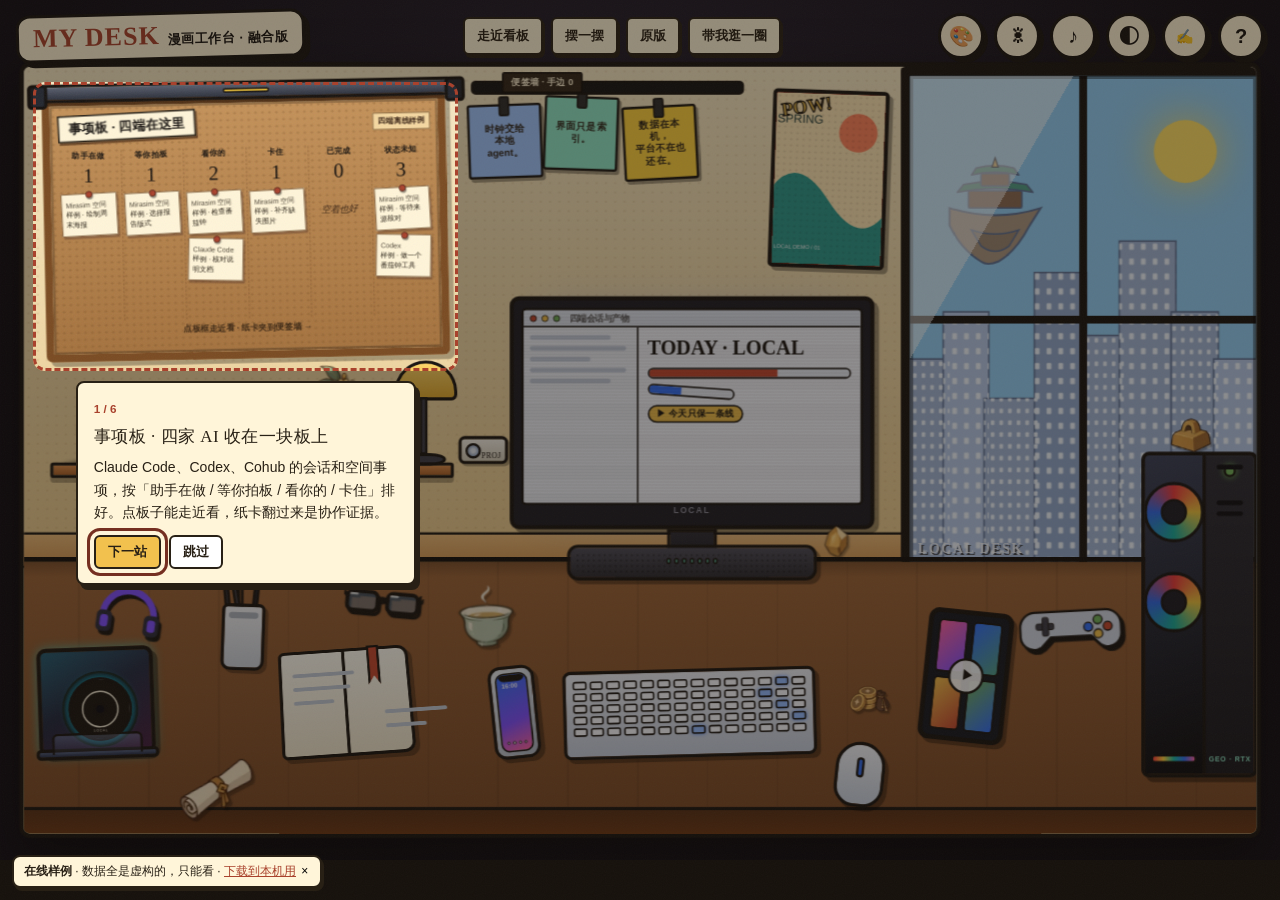
<file: demo/index.html>
<!doctype html>
<html lang="zh-CN">
<head><script src="./_demo/shim.js"></script>
<meta charset="utf-8">
<meta name="viewport" content="width=device-width, initial-scale=1, viewport-fit=cover">
<title>漫画工作台 · 融合版 2.2</title>
<meta name="description" content="我的本地工作台：今天的待办、今日契约、索引、本地图片——点一点桌上的东西，它们都指向本机的真实位置。">
<meta name="robots" content="noindex">
<meta name="theme-color" content="#f2c14e">
<link rel="icon" href="data:image/svg+xml,%3Csvg xmlns=%22http://www.w3.org/2000/svg%22 viewBox=%220 0 100 100%22%3E%3Ctext y=%22.9em%22 font-size=%2290%22%3E%F0%9F%8D%B5%3C/text%3E%3C/svg%3E">



<link rel="stylesheet" href="css/style.css?v=yz33">
<link rel="stylesheet" href="css/index-additions.css?v=2">
<link rel="stylesheet" href="css/projector.css?v=pj4">
<link rel="stylesheet" href="css/projector-chalk.css?v=ck1">
<link rel="stylesheet" href="./fusion/desk.css">
<link rel="stylesheet" href="./fusion/vendor/photoswipe.css">
</head>
<body class="desk-fusion">

<div id="grain"></div>

<!-- ============ HUD ============ -->
<header id="hud">
  <div class="brand">
    <b>MY DESK</b><span>我的本地工作台</span>
  </div>
  <div class="tools">
    
    <button class="tool" data-tool="theme" title="配色"><span class="ico">🎨</span></button>
    <button class="tool" data-tool="dn" title="白天 / 黑夜"><span class="ico">☀</span></button>
    <button class="tool" data-tool="sound" title="环境音"><span class="ico">♪</span></button>
    <button class="tool" data-tool="filter" title="漫画滤镜"><span class="ico">◐</span></button>
    <a class="tool" href="./publish/index.html" title="发稿台：从写好到发出去" aria-label="发稿台" style="text-decoration:none;color:inherit;display:inline-flex;align-items:center;justify-content:center"><span class="ico">✍</span></a>
    <button class="tool" data-tool="update" title="如何更新"><span class="ico">?</span></button>
  </div>
</header>

<!-- ============ STAGE ============ -->
<div id="viewport">
<div id="stage" class="night">

  <!-- wall -->
  <div class="wall"></div>
  <div class="wall-halftone"></div>
  <div class="baseboard"></div>

  <!-- ===== WINDOW ===== -->
  <div class="obj window" data-obj="window" tabindex="0" role="button" aria-label="窗户">
    <svg class="city" viewBox="0 0 460 620" preserveAspectRatio="xMidYMax slice" aria-hidden="true">
      <defs>
        <pattern id="win" width="15" height="19" patternUnits="userSpaceOnUse">
          <rect x="3.5" y="4" width="6" height="8" rx="1" class="wlit"/>
        </pattern>
        <pattern id="win2" width="11" height="15" patternUnits="userSpaceOnUse">
          <rect x="2.5" y="3" width="4.5" height="6" rx="1" class="wlit"/>
        </pattern>
      </defs>
      <rect class="sky" x="0" y="0" width="460" height="620"/>
      <g class="stars">
        <circle cx="40" cy="60" r="2"/><circle cx="120" cy="34" r="1.5"/><circle cx="210" cy="72" r="2"/>
        <circle cx="300" cy="40" r="1.5"/><circle cx="360" cy="96" r="2"/><circle cx="420" cy="52" r="1.5"/>
        <circle cx="70" cy="150" r="1.5"/><circle cx="250" cy="140" r="1.5"/><circle cx="400" cy="170" r="1.5"/>
      </g>
      <circle class="moon" cx="360" cy="96" r="40"/>
      <g class="blds">
        <rect x="-10" y="360" width="70" height="260" class="bld b1"/>
        <rect x="52"  y="300" width="58" height="320" class="bld b2"/>
        <rect x="104" y="410" width="70" height="210" class="bld b3"/>
        <rect x="168" y="250" width="66" height="370" class="bld b4"/>
        <rect x="228" y="330" width="54" height="290" class="bld b5"/>
        <rect x="276" y="210" width="72" height="410" class="bld b1"/>
        <rect x="342" y="300" width="60" height="320" class="bld b3"/>
        <rect x="396" y="360" width="72" height="260" class="bld b2"/>
      </g>
      <g class="wins">
        <rect x="-10" y="360" width="70" height="260" fill="url(#win2)"/>
        <rect x="52"  y="300" width="58" height="320" fill="url(#win)"/>
        <rect x="104" y="410" width="70" height="210" fill="url(#win2)"/>
        <rect x="168" y="250" width="66" height="370" fill="url(#win)"/>
        <rect x="228" y="330" width="54" height="290" fill="url(#win2)"/>
        <rect x="276" y="210" width="72" height="410" fill="url(#win)"/>
        <rect x="342" y="300" width="60" height="320" fill="url(#win2)"/>
        <rect x="396" y="360" width="72" height="260" fill="url(#win)"/>
      </g>
      <!-- 群玉阁：浮在璃月港上空的一块岩 -->
      <g class="jade" transform="translate(118 150)">
        <path class="jade-rock" d="M-58 18 q58 18 116 0 l-14 22 q-18 34 -40 46 q-14 6 -22 0 q-26 -16 -40 -46 z"/>
        <path class="jade-rock2" d="M-30 46 q30 10 60 0 l-12 20 q-18 14 -36 0 z"/>
        <rect class="jade-hall" x="-34" y="-4" width="68" height="22" rx="2"/>
        <path class="jade-roof" d="M-48 -2 q48 -10 96 0 l-8 -10 q-40 -8 -80 0 z"/>
        <rect class="jade-hall" x="-18" y="-26" width="36" height="16" rx="2"/>
        <path class="jade-roof" d="M-30 -24 q30 -8 60 0 l-6 -9 q-24 -6 -48 0 z"/>
        <path class="jade-spire" d="M0 -46 l4 12 h-8 z"/>
      </g>
      <!-- 霄灯：只在夜里升起 -->
      <g class="lanterns">
        <g class="lan l1" transform="translate(70 300)"><rect x="-7" y="-10" width="14" height="18" rx="5"/><circle cx="0" cy="0" r="18"/></g>
        <g class="lan l2" transform="translate(250 340)"><rect x="-6" y="-9" width="12" height="16" rx="5"/><circle cx="0" cy="0" r="16"/></g>
        <g class="lan l3" transform="translate(330 250)"><rect x="-5" y="-8" width="10" height="14" rx="4"/><circle cx="0" cy="0" r="14"/></g>
        <g class="lan l4" transform="translate(180 420)"><rect x="-7" y="-10" width="14" height="18" rx="5"/><circle cx="0" cy="0" r="18"/></g>
        <g class="lan l5" transform="translate(410 380)"><rect x="-5" y="-8" width="10" height="14" rx="4"/><circle cx="0" cy="0" r="14"/></g>
      </g>
    </svg>
    <div class="pane"></div>
    <div class="glare"></div>
    <div class="wname">LIYUE HARBOR</div>
  </div>

  <!-- ===== CORK BOARD ===== -->
  <div class="obj board" data-obj="board" tabindex="0" role="button" aria-label="软木板">
    <div class="cork">
      <div class="pin-note board-title">我的<br><em>工作台</em></div>
      <div class="polaroid p1"><div class="ph"></div><span></span></div>
      <div class="polaroid p2"><div class="ph"></div><span></span></div>
      <div class="polaroid p3"><div class="ph"></div><span></span></div>
      <div class="tag-chip">AI 共创</div>
      <div class="tag-chip t2">Cohub</div>
      <div class="tag-chip t3">岩王帝君</div>
      <div class="pin red"></div><div class="pin blue"></div><div class="pin green"></div>
      <div class="arsenal-card"><i class="pin yellow"></i><span class="ac-ico">⚔</span><b>索引</b><small>INDEX · LOCAL</small></div>
    </div>
  </div>

  <!-- ===== CLIP STRIP (notes) ===== -->
  <div class="obj clipstrip" data-obj="notes" tabindex="0" role="button" aria-label="便签墙">
    <div class="bar"></div>
    <div class="cards" id="noteCards"></div>
  </div>

  <!-- ===== POSTER ===== -->
  <div class="obj poster" data-obj="poster" tabindex="0" role="button" aria-label="海报">
    <div class="poster-in">
      <img class="poster-img" id="posterImg" alt="" draggable="false" hidden>
      <div class="pow">POW!</div>
      <div class="poster-word">SHOW<br>CASE</div>
      <div class="poster-sub">MY INDEX · ONE DESK</div>
      <div class="poster-stamp" id="posterStamp">作品展台</div>
      <div class="halftone-blob"></div>
    </div>
  </div>

  <!-- ===== WALL SHELF (新加的物品) ===== -->
  <div class="shelf">
    <div class="plank"></div>
    <div class="shelf-stuff">
      <div class="obj camera" data-obj="camera" tabindex="0" role="button" aria-label="相机">
        <div class="cam-strap"></div>
        <div class="cam-top"></div><div class="cam-shutter"></div>
        <div class="cam-body"><div class="cam-stripe"></div><div class="cam-view"></div><div class="cam-flash"></div>
          <div class="cam-lens"><i></i></div><span class="cam-heart">♥</span></div>
      </div>
      <div class="obj plant" data-obj="plant" tabindex="0" role="button" aria-label="桂花">
        <img class="osmanthus" src="assets/props/osmanthus.webp" alt="" draggable="false">
        <div class="pot celadon-pot"></div>
      </div>
      <div class="obj calendar" data-obj="calendar" tabindex="0" role="button" aria-label="台历">
        <div class="cal-rings"><i></i><i></i><i></i></div>
        <div class="cal-body">
          <div class="cal-month">OCT</div>
          <div class="cal-day">13</div>
          <div class="cal-week">MON</div>
        </div>
      </div>
      <div class="obj figure2" data-obj="figure2" tabindex="0" role="button" aria-label="立牌 · A">
        <div class="fig-base"></div>
        <div class="fig-svg" id="deskFigure2"></div>
      </div>
      <div class="obj figure" data-obj="figure" tabindex="0" role="button" aria-label="立牌 · B">
        <div class="fig-base"></div>
        <div class="fig-svg" id="deskFigure"></div>
      </div>
      <div class="obj lamp" data-obj="lamp" tabindex="0" role="button" aria-label="台灯">
        <div class="lamp-shade"></div><div class="lamp-neck"></div><div class="lamp-base"></div>
      </div>
    </div>
  </div>

  <div id="warm" aria-hidden="true"></div>


  <!-- ================= DESK ================= -->
  <div class="desk"></div>
  <div class="desk-edge"></div>
  <div class="desk-shadow"></div>

  <!-- ---------- LEFT CLUSTER ---------- -->
  <div class="obj book" data-obj="book" tabindex="0" role="button" aria-label="书">
    <div class="book-pages">
      <div class="bk-line"></div><div class="bk-line"></div><div class="bk-line short"></div>
      <div class="bk-line"></div><div class="bk-line short"></div>
      <div class="bookmark"></div>
    </div>
  </div>

  <div class="obj pens" data-obj="pens" tabindex="0" role="button" aria-label="笔筒">
    <i class="pen pc1"></i><i class="pen pc2"></i><i class="pen pc3"></i><i class="pen pc5"></i>
    <div class="cup"></div>
  </div>

  <div class="obj mug" data-obj="mug" tabindex="0" role="button" aria-label="茶盏">
    <div class="steam s1"></div><div class="steam s2"></div><div class="steam s3"></div>
    <img class="teacup" src="assets/props/tea_cup.webp" alt="" draggable="false">
  </div>

  <div class="obj contract" data-obj="contract" tabindex="0" role="button" aria-label="契约卷轴">
    <img src="assets/props/contract_scroll.webp" alt="" draggable="false">
  </div>

  <div class="obj mora" data-obj="mora" tabindex="0" role="button" aria-label="摩拉">
    <img src="assets/props/mora.webp" alt="" draggable="false">
  </div>

  <div class="deco amber" aria-hidden="true"><img src="assets/props/amber_stone.webp" alt=""></div>
  <div class="deco seal" aria-hidden="true"><img src="assets/props/geo_seal.webp" alt=""></div>

  <div class="obj headphones" data-obj="headphones" tabindex="0" role="button" aria-label="耳机">
    <svg viewBox="0 0 200 170" aria-hidden="true">
      <path class="hp-band" d="M30 110 A70 70 0 0 1 170 110" />
      <rect class="hp-cup" x="14" y="100" width="42" height="58" rx="14"/>
      <rect class="hp-cup" x="144" y="100" width="42" height="58" rx="14"/>
      <rect class="hp-pad" x="24" y="112" width="22" height="34" rx="9"/>
      <rect class="hp-pad" x="154" y="112" width="22" height="34" rx="9"/>
    </svg>
  </div>

  <!-- （手办已移到墙上木架，桌面更整洁） -->

  <div class="obj speaker" data-obj="speaker" tabindex="0" role="button" aria-label="音响">
    <div class="bar-body">
      <div class="bar-grille"></div>
      <div class="eq" id="eq"><i></i><i></i><i></i><i></i><i></i><i></i><i></i></div>
    </div>
  </div>

  <!-- ---------- CENTER: MONITOR ---------- -->
  <div class="obj monitor" data-obj="monitor" tabindex="0" role="button" aria-label="电脑显示器">
    <div class="mon-body">
      <div class="screen">
        <div class="scr-bar"><i class="dot r"></i><i class="dot y"></i><i class="dot g"></i><span>localhost:7777</span></div>
        <div class="scr-body">
          <div class="scr-side">
            <span class="ln w1"></span><span class="ln w2"></span><span class="ln w3"></span>
            <span class="ln w2"></span><span class="ln w1"></span>
          </div>
          <div class="scr-main">
            <div class="scr-hi">TODAY · LOCAL</div>
            <div class="scr-prog"><i style="width:64%"></i></div>
            <div class="scr-prog p2"><i style="width:38%"></i></div>
            <div class="scr-chip">▶ 今天只保一条线</div>
          </div>
        </div>
        <div class="scan"></div>
      </div>
      <div class="mon-logo">LOCAL</div>
    </div>
    <div class="mon-neck"></div>
    <div class="mon-foot"></div>
    <div class="mon-glow"></div>
  </div>

  <div class="obj keyboard" data-obj="keyboard" tabindex="0" role="button" aria-label="键盘">
    <div class="kbd" id="kbd"></div>
  </div>

  <div class="obj mouse" data-obj="mouse" tabindex="0" role="button" aria-label="鼠标">
    <div class="m-wheel"></div>
  </div>

  <!-- ---------- RIGHT: PC TOWER ---------- -->
  <div class="obj pc" data-obj="pc" tabindex="0" role="button" aria-label="主机">
    <div class="pc-case">
      <div class="pc-glass">
        <div class="fan f1"><i></i></div>
        <div class="fan f2"><i></i></div>
        <div class="rbgb"></div>
      </div>
      <div class="pc-front">
        <span class="pc-power"></span>
        <span class="vent"></span><span class="vent"></span><span class="vent"></span>
        <div class="pc-txt">GEO · RTX</div>
      </div>
    </div>
  </div>

  <!-- ---------- RIGHT CLUSTER ON DESK ---------- -->
  <div class="obj cd" data-obj="cd" tabindex="0" role="button" aria-label="CD 机">
    <div class="case-base">
      <div class="case-tray"></div>
      <div class="cd-disc"><span id="cdDisc"></span></div>
    </div>
    <div class="case-lid"></div>
  </div>

  <div class="obj tablet" data-obj="tablet" tabindex="0" role="button" aria-label="平板">
    <div class="tab-screen">
      <div class="tab-grid"><i></i><i></i><i></i><i></i></div>
      <div class="tab-play">▶</div>
    </div>
  </div>

  <div class="obj phone" data-obj="phone" tabindex="0" role="button" aria-label="手机">
    <div class="iph-frame">
      <div class="iph-screen">
        <div class="iph-notch"></div>
        <span class="iph-time">21:24</span>
        <div class="iph-icons"><i></i><i></i><i></i><i></i></div>
      </div>
    </div>
  </div>

  <div class="obj controller" data-obj="controller" tabindex="0" role="button" aria-label="游戏手柄">
    <svg viewBox="0 0 240 130" aria-hidden="true">
      <path class="pad-body" d="M40 20 h160 a34 34 0 0 1 34 34 v18 a30 30 0 0 1 -54 20 l-14 -14 h-92 l-14 14 a30 30 0 0 1 -54 -20 v-18 a34 34 0 0 1 34 -34 z"/>
      <rect class="pad-dpad" x="42" y="46" width="40" height="14" rx="4"/>
      <rect class="pad-dpad" x="56" y="32" width="14" height="42" rx="4"/>
      <circle class="pad-btn a" cx="182" cy="42" r="10"/>
      <circle class="pad-btn b" cx="204" cy="58" r="10"/>
      <circle class="pad-btn x" cx="160" cy="58" r="10"/>
      <circle class="pad-btn y" cx="182" cy="74" r="10"/>
    </svg>
  </div>

  <div class="obj glasses" data-obj="glasses" tabindex="0" role="button" aria-label="眼镜">
    <svg viewBox="0 0 220 84" aria-hidden="true">
      <!-- 板材黑框眼镜 -->
      <rect x="10" y="16" width="86" height="54" rx="16" class="gl-lens"/>
      <rect x="124" y="16" width="86" height="54" rx="16" class="gl-lens"/>
      <path class="gl-bridge" d="M96 38 q14 -10 28 0"/>
      <path class="gl-temple" d="M10 30 l-9 -9"/>
      <path class="gl-temple" d="M210 30 l9 -9"/>
      <path class="gl-shine" d="M20 24 l18 0"/>
      <path class="gl-shine" d="M134 24 l18 0"/>
    </svg>
  </div>

  <!-- floating hover label -->
  <div id="label" class="label"></div>

</div><!-- /stage -->
</div><!-- /viewport -->

<footer id="ticker">
  <span class="tick-in">✦ 点一点桌上的东西，它们都是活的 ✦</span>
</footer>

<!-- ============ MODAL ============ -->
<div id="modal" hidden>
  <div class="modal-bg"></div>
  <div class="panel" role="dialog" aria-modal="true">
    <button class="panel-close" aria-label="关闭">✕</button>
    <div class="panel-body" id="panelBody"></div>
  </div>
</div>

<div id="toast" role="status" aria-live="polite" aria-atomic="true"></div>
<div id="cmd" role="dialog" aria-modal="true" aria-label="查找桌面功能" hidden><input id="cmdInput" aria-label="查找桌面功能" placeholder="找东西 / 打开面板…"><div id="cmdList"></div></div>

<audio id="sfx" preload="none"></audio>

<script src="js/data.js?v=yz34"></script>
<script src="js/daily-sessions.js?v=yz20"></script>
<script src="js/gallery.js?v=yz20"></script>
<script src="js/today.js?v=yz20"></script>
<script src="js/uploads.js?v=yz21"></script>
<script src="js/digest.js?v=yz30" onerror="this.remove()"></script>
<script src="js/digest-versions.js?v=yz31" onerror="this.remove()"></script>
<script src="js/digest-panel.js?v=yz31"></script>
<script src="js/notes-board.js?v=nb1"></script>
<script src="js/todos-board.js?v=td1"></script>
<script src="js/vibe.js?v=yz23"></script>
<script src="js/sessions.js?v=yz20"></script>
<script src="js/daily-songs.js?v=cd5"></script>
<script src="js/music-lib.js?v=cd1"></script>
<script src="js/cd.js?v=cd4"></script>
<script src="js/game.js?v=yz20"></script>
<script src="./fusion/index-refresh.js"></script>
<script src="js/local-api.js?v=local1"></script>
<link rel="stylesheet" href="css/works.css">
<script src="js/works.js"></script>
<script src="js/app.js?v=local1"></script>
<script src="js/voice-manifest.js?v=vo1"></script>
<script src="js/projector-chalk.js?v=ck1"></script>
<script src="js/projector-library.js?v=pj3"></script>
<script src="js/projector.js?v=pj4"></script>
<script src="./fusion/collaboration.js"></script>
<script src="./fusion/desk.js"></script>
<script src="./fusion/agent-status.js"></script>
<script src="./fusion/gallery.js"></script>
<script src="./fusion/star-nudge.js"></script>
<script src="./fusion/tour.js"></script>
<script src="js/demo-banner.js"></script></body>
</html>
</file>
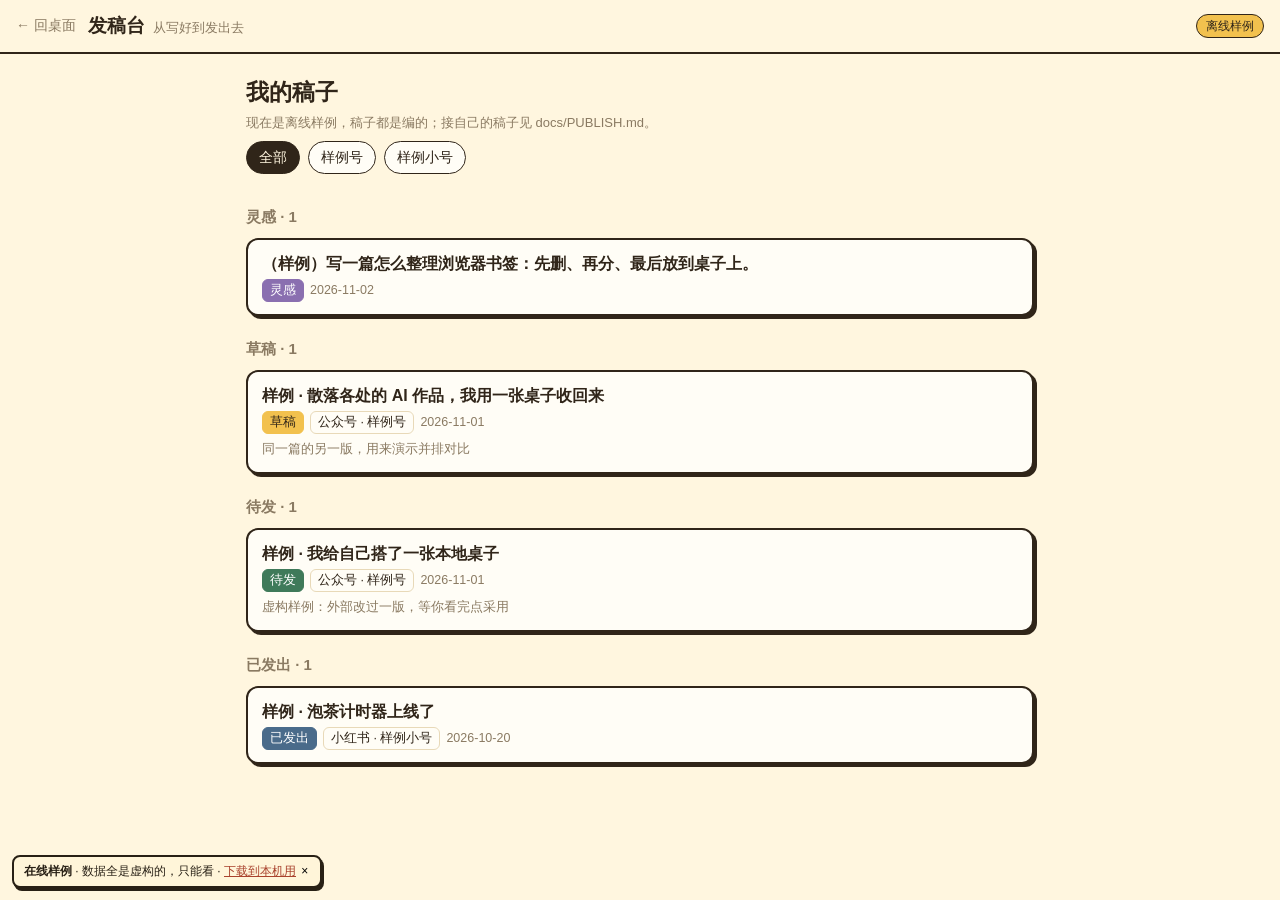
<file: demo/publish/index.html>
<!doctype html>
<html lang="zh-CN">
<head><script src="../_demo/shim.js"></script>
<meta charset="utf-8">
<meta name="viewport" content="width=device-width, initial-scale=1, viewport-fit=cover">
<title>发稿台 · 我的本地工作台</title>
<meta name="robots" content="noindex">
<meta name="theme-color" content="#f2c14e">
<link rel="icon" href="data:image/svg+xml,%3Csvg xmlns=%22http://www.w3.org/2000/svg%22 viewBox=%220 0 100 100%22%3E%3Ctext y=%22.9em%22 font-size=%2290%22%3E%E2%9C%8D%3C/text%3E%3C/svg%3E">
<link rel="stylesheet" href="../publish/publish.css">
</head>
<body>
<header class="top">
  <a class="home" href="../index.html">← 回桌面</a>
  <a class="brand" href="#/"><b>发稿台</b><span>从写好到发出去</span></a>
  <span id="mode" class="mode"></span>
</header>
<main id="view"><p class="empty">在读…</p></main>
<div id="toast" class="toast"></div>
<script src="../publish/publish.js"></script>
</body>
</html>
</file>
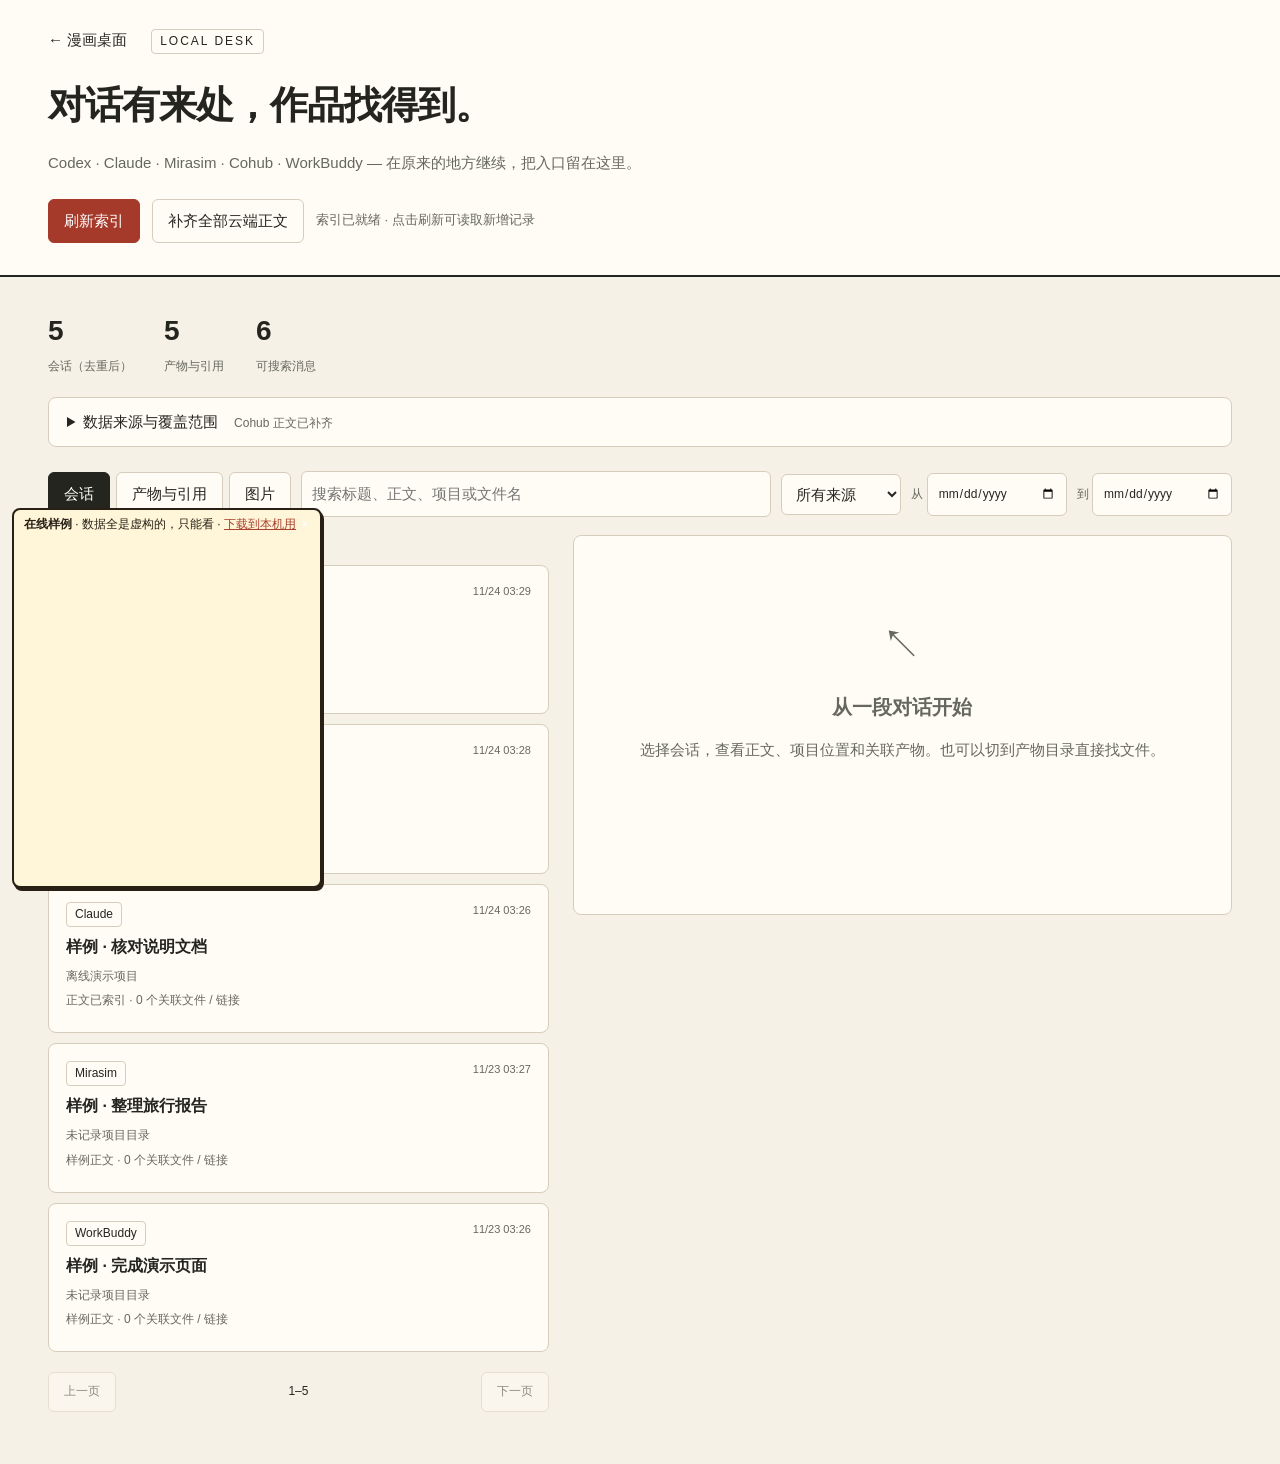
<file: demo/library.html>
<!doctype html><html lang="zh-CN"><head><script src="./_demo/shim.js"></script><meta charset="utf-8"><meta name="viewport" content="width=device-width,initial-scale=1"><title>多端索引 · 我的工作台</title><link rel="stylesheet" href="./css/library.css"><link rel="stylesheet" href="./css/index-additions.css?v=2"></head><body>
<header><a class="back" href="./index.html">← 漫画桌面</a><span class="badge">LOCAL DESK</span><h1>对话有来处，作品找得到。</h1><p>Codex · Claude · Mirasim · Cohub · WorkBuddy — 在原来的地方继续，把入口留在这里。</p><div class="actions"><button id="refresh">刷新索引</button><button id="deep" class="secondary">补齐全部云端正文</button><button id="cancel" class="secondary" hidden>停止刷新</button><span id="job" role="status">正在读取本地索引…</span></div></header>
<main><section id="stats" aria-label="索引统计"></section><details class="coverage"><summary>数据来源与覆盖范围 <span id="pending"></span></summary><div id="sources"></div><p>本机记录只读；云端读取使用现有登录。索引保存在本机。回复结束不代表任务完成。首次历史回填可能较久，已完成部分会保留。</p><p>旧会话改名但未出现在最近活动中时，可手动校准目录；未变化的正文仍复用。</p><button id="reconcile" class="secondary">校准历史目录</button></details>
<div class="toolbar"><nav aria-label="目录类型"><button data-kind="sessions" aria-pressed="true">会话</button><button data-kind="artifacts" aria-pressed="false">产物与引用</button><button data-kind="images" aria-pressed="false">图片</button></nav><label class="search"><span class="sr">搜索</span><input id="q" placeholder="搜索标题、正文、项目或文件名" type="search"></label><label><span class="sr">来源</span><select id="source"><option value="">所有来源</option><option value="codex">Codex</option><option value="claude">Claude</option><option value="mirasim">Mirasim</option><option value="cohub">Cohub</option><option value="workbuddy">WorkBuddy</option></select></label><label class="date">从 <input id="from" type="date"></label><label class="date">到 <input id="to" type="date"></label></div>
<div class="columns"><section class="results"><div class="resulthead"><span id="count"></span><span id="loading"></span></div><div id="list"></div><div class="paging"><button id="prev" class="secondary">上一页</button><span id="page"></span><button id="next" class="secondary">下一页</button></div></section><aside id="detail"><div class="empty"><span>↖</span><h2>从一段对话开始</h2><p>选择会话，查看正文、项目位置和关联产物。也可以切到产物目录直接找文件。</p></div></aside></div></main><div id="toast" role="alert" hidden></div><script src="./js/library.js"></script></body></html>
</file>
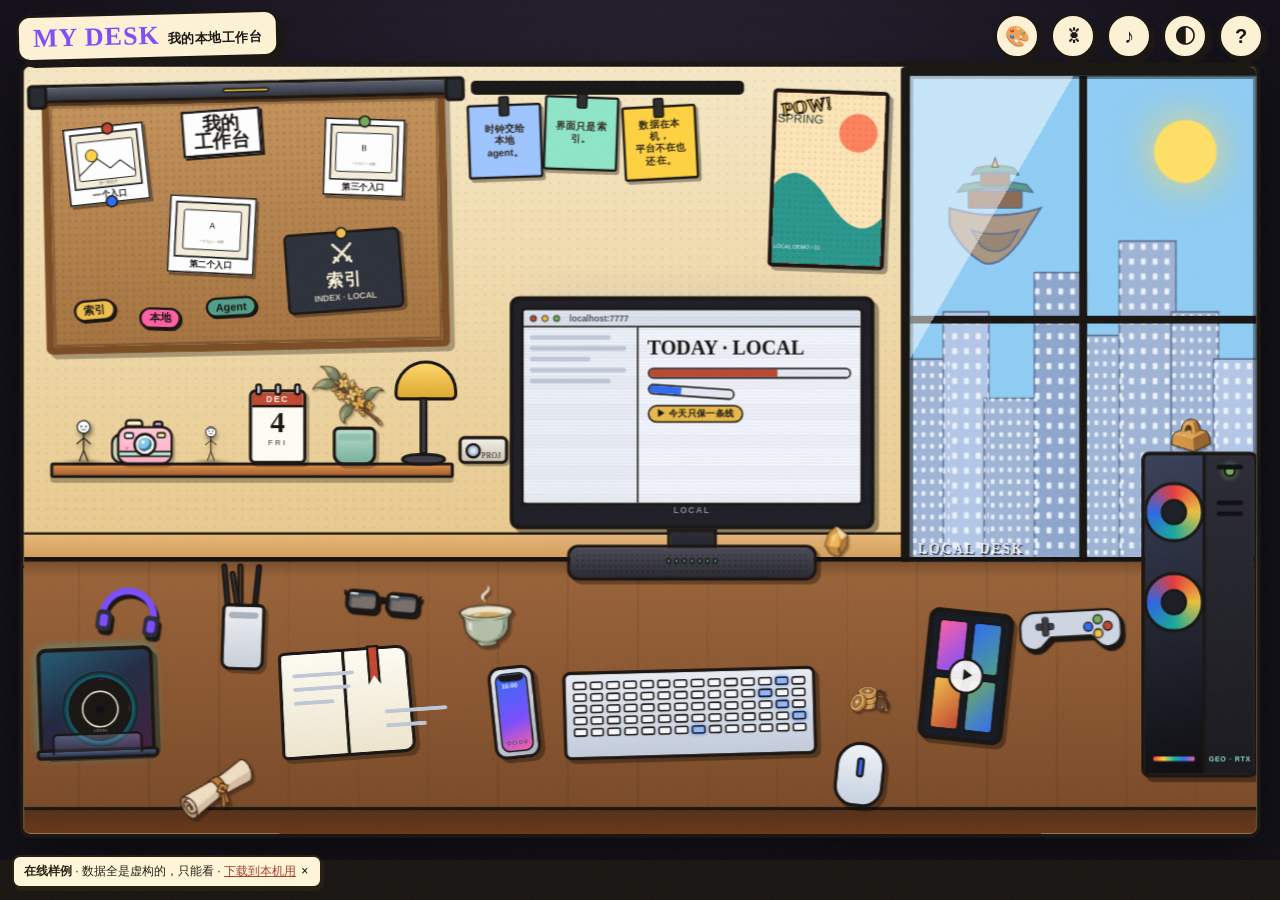
<file: demo/original.html>
<!doctype html>
<html lang="zh-CN">
<head><script src="./_demo/shim.js"></script>
<meta charset="utf-8">
<meta name="viewport" content="width=device-width, initial-scale=1, viewport-fit=cover">
<title>我的本地工作台</title>
<meta name="description" content="我的本地工作台：今天的待办、今日契约、索引、本地图片——点一点桌上的东西，它们都指向本机的真实位置。">
<meta name="robots" content="noindex">
<meta name="theme-color" content="#f2c14e">
<link rel="icon" href="data:image/svg+xml,%3Csvg xmlns=%22http://www.w3.org/2000/svg%22 viewBox=%220 0 100 100%22%3E%3Ctext y=%22.9em%22 font-size=%2290%22%3E%F0%9F%8D%B5%3C/text%3E%3C/svg%3E">



<link rel="stylesheet" href="css/style.css?v=yz33">
<link rel="stylesheet" href="css/index-additions.css?v=2">
<link rel="stylesheet" href="css/projector.css?v=pj4">
<link rel="stylesheet" href="css/projector-chalk.css?v=ck1">
</head>
<body>

<div id="grain"></div>

<!-- ============ HUD ============ -->
<header id="hud">
  <div class="brand">
    <b>MY DESK</b><span>我的本地工作台</span>
  </div>
  <div class="tools">
    
    <button class="tool" data-tool="theme" title="配色"><span class="ico">🎨</span></button>
    <button class="tool" data-tool="dn" title="白天 / 黑夜"><span class="ico">☀</span></button>
    <button class="tool" data-tool="sound" title="环境音"><span class="ico">♪</span></button>
    <button class="tool" data-tool="filter" title="漫画滤镜"><span class="ico">◐</span></button>
    <button class="tool" data-tool="update" title="如何更新"><span class="ico">?</span></button>
  </div>
</header>

<!-- ============ STAGE ============ -->
<div id="viewport">
<div id="stage" class="night">

  <!-- wall -->
  <div class="wall"></div>
  <div class="wall-halftone"></div>
  <div class="baseboard"></div>

  <!-- ===== WINDOW ===== -->
  <div class="obj window" data-obj="window" tabindex="0" role="button" aria-label="窗户">
    <svg class="city" viewBox="0 0 460 620" preserveAspectRatio="xMidYMax slice" aria-hidden="true">
      <defs>
        <pattern id="win" width="15" height="19" patternUnits="userSpaceOnUse">
          <rect x="3.5" y="4" width="6" height="8" rx="1" class="wlit"/>
        </pattern>
        <pattern id="win2" width="11" height="15" patternUnits="userSpaceOnUse">
          <rect x="2.5" y="3" width="4.5" height="6" rx="1" class="wlit"/>
        </pattern>
      </defs>
      <rect class="sky" x="0" y="0" width="460" height="620"/>
      <g class="stars">
        <circle cx="40" cy="60" r="2"/><circle cx="120" cy="34" r="1.5"/><circle cx="210" cy="72" r="2"/>
        <circle cx="300" cy="40" r="1.5"/><circle cx="360" cy="96" r="2"/><circle cx="420" cy="52" r="1.5"/>
        <circle cx="70" cy="150" r="1.5"/><circle cx="250" cy="140" r="1.5"/><circle cx="400" cy="170" r="1.5"/>
      </g>
      <circle class="moon" cx="360" cy="96" r="40"/>
      <g class="blds">
        <rect x="-10" y="360" width="70" height="260" class="bld b1"/>
        <rect x="52"  y="300" width="58" height="320" class="bld b2"/>
        <rect x="104" y="410" width="70" height="210" class="bld b3"/>
        <rect x="168" y="250" width="66" height="370" class="bld b4"/>
        <rect x="228" y="330" width="54" height="290" class="bld b5"/>
        <rect x="276" y="210" width="72" height="410" class="bld b1"/>
        <rect x="342" y="300" width="60" height="320" class="bld b3"/>
        <rect x="396" y="360" width="72" height="260" class="bld b2"/>
      </g>
      <g class="wins">
        <rect x="-10" y="360" width="70" height="260" fill="url(#win2)"/>
        <rect x="52"  y="300" width="58" height="320" fill="url(#win)"/>
        <rect x="104" y="410" width="70" height="210" fill="url(#win2)"/>
        <rect x="168" y="250" width="66" height="370" fill="url(#win)"/>
        <rect x="228" y="330" width="54" height="290" fill="url(#win2)"/>
        <rect x="276" y="210" width="72" height="410" fill="url(#win)"/>
        <rect x="342" y="300" width="60" height="320" fill="url(#win2)"/>
        <rect x="396" y="360" width="72" height="260" fill="url(#win)"/>
      </g>
      <!-- 群玉阁：浮在璃月港上空的一块岩 -->
      <g class="jade" transform="translate(118 150)">
        <path class="jade-rock" d="M-58 18 q58 18 116 0 l-14 22 q-18 34 -40 46 q-14 6 -22 0 q-26 -16 -40 -46 z"/>
        <path class="jade-rock2" d="M-30 46 q30 10 60 0 l-12 20 q-18 14 -36 0 z"/>
        <rect class="jade-hall" x="-34" y="-4" width="68" height="22" rx="2"/>
        <path class="jade-roof" d="M-48 -2 q48 -10 96 0 l-8 -10 q-40 -8 -80 0 z"/>
        <rect class="jade-hall" x="-18" y="-26" width="36" height="16" rx="2"/>
        <path class="jade-roof" d="M-30 -24 q30 -8 60 0 l-6 -9 q-24 -6 -48 0 z"/>
        <path class="jade-spire" d="M0 -46 l4 12 h-8 z"/>
      </g>
      <!-- 霄灯：只在夜里升起 -->
      <g class="lanterns">
        <g class="lan l1" transform="translate(70 300)"><rect x="-7" y="-10" width="14" height="18" rx="5"/><circle cx="0" cy="0" r="18"/></g>
        <g class="lan l2" transform="translate(250 340)"><rect x="-6" y="-9" width="12" height="16" rx="5"/><circle cx="0" cy="0" r="16"/></g>
        <g class="lan l3" transform="translate(330 250)"><rect x="-5" y="-8" width="10" height="14" rx="4"/><circle cx="0" cy="0" r="14"/></g>
        <g class="lan l4" transform="translate(180 420)"><rect x="-7" y="-10" width="14" height="18" rx="5"/><circle cx="0" cy="0" r="18"/></g>
        <g class="lan l5" transform="translate(410 380)"><rect x="-5" y="-8" width="10" height="14" rx="4"/><circle cx="0" cy="0" r="14"/></g>
      </g>
    </svg>
    <div class="pane"></div>
    <div class="glare"></div>
    <div class="wname">LIYUE HARBOR</div>
  </div>

  <!-- ===== CORK BOARD ===== -->
  <div class="obj board" data-obj="board" tabindex="0" role="button" aria-label="软木板">
    <div class="cork">
      <div class="pin-note board-title">我的<br><em>工作台</em></div>
      <div class="polaroid p1"><div class="ph"></div><span></span></div>
      <div class="polaroid p2"><div class="ph"></div><span></span></div>
      <div class="polaroid p3"><div class="ph"></div><span></span></div>
      <div class="tag-chip">AI 共创</div>
      <div class="tag-chip t2">Cohub</div>
      <div class="tag-chip t3">岩王帝君</div>
      <div class="pin red"></div><div class="pin blue"></div><div class="pin green"></div>
      <div class="arsenal-card"><i class="pin yellow"></i><span class="ac-ico">⚔</span><b>索引</b><small>INDEX · LOCAL</small></div>
    </div>
  </div>

  <!-- ===== CLIP STRIP (notes) ===== -->
  <div class="obj clipstrip" data-obj="notes" tabindex="0" role="button" aria-label="便签墙">
    <div class="bar"></div>
    <div class="cards" id="noteCards"></div>
  </div>

  <!-- ===== POSTER ===== -->
  <div class="obj poster" data-obj="poster" tabindex="0" role="button" aria-label="海报">
    <div class="poster-in">
      <img class="poster-img" id="posterImg" alt="" draggable="false" hidden>
      <div class="pow">POW!</div>
      <div class="poster-word">SHOW<br>CASE</div>
      <div class="poster-sub">MY INDEX · ONE DESK</div>
      <div class="poster-stamp" id="posterStamp">作品展台</div>
      <div class="halftone-blob"></div>
    </div>
  </div>

  <!-- ===== WALL SHELF (新加的物品) ===== -->
  <div class="shelf">
    <div class="plank"></div>
    <div class="shelf-stuff">
      <div class="obj camera" data-obj="camera" tabindex="0" role="button" aria-label="相机">
        <div class="cam-strap"></div>
        <div class="cam-top"></div><div class="cam-shutter"></div>
        <div class="cam-body"><div class="cam-stripe"></div><div class="cam-view"></div><div class="cam-flash"></div>
          <div class="cam-lens"><i></i></div><span class="cam-heart">♥</span></div>
      </div>
      <div class="obj plant" data-obj="plant" tabindex="0" role="button" aria-label="桂花">
        <img class="osmanthus" src="assets/props/osmanthus.webp" alt="" draggable="false">
        <div class="pot celadon-pot"></div>
      </div>
      <div class="obj calendar" data-obj="calendar" tabindex="0" role="button" aria-label="台历">
        <div class="cal-rings"><i></i><i></i><i></i></div>
        <div class="cal-body">
          <div class="cal-month">OCT</div>
          <div class="cal-day">13</div>
          <div class="cal-week">MON</div>
        </div>
      </div>
      <div class="obj figure2" data-obj="figure2" tabindex="0" role="button" aria-label="立牌 · A">
        <div class="fig-base"></div>
        <div class="fig-svg" id="deskFigure2"></div>
      </div>
      <div class="obj figure" data-obj="figure" tabindex="0" role="button" aria-label="立牌 · B">
        <div class="fig-base"></div>
        <div class="fig-svg" id="deskFigure"></div>
      </div>
      <div class="obj lamp" data-obj="lamp" tabindex="0" role="button" aria-label="台灯">
        <div class="lamp-shade"></div><div class="lamp-neck"></div><div class="lamp-base"></div>
      </div>
    </div>
  </div>

  <div id="warm" aria-hidden="true"></div>


  <!-- ================= DESK ================= -->
  <div class="desk"></div>
  <div class="desk-edge"></div>
  <div class="desk-shadow"></div>

  <!-- ---------- LEFT CLUSTER ---------- -->
  <div class="obj book" data-obj="book" tabindex="0" role="button" aria-label="书">
    <div class="book-pages">
      <div class="bk-line"></div><div class="bk-line"></div><div class="bk-line short"></div>
      <div class="bk-line"></div><div class="bk-line short"></div>
      <div class="bookmark"></div>
    </div>
  </div>

  <div class="obj pens" data-obj="pens" tabindex="0" role="button" aria-label="笔筒">
    <i class="pen pc1"></i><i class="pen pc2"></i><i class="pen pc3"></i><i class="pen pc5"></i>
    <div class="cup"></div>
  </div>

  <div class="obj mug" data-obj="mug" tabindex="0" role="button" aria-label="茶盏">
    <div class="steam s1"></div><div class="steam s2"></div><div class="steam s3"></div>
    <img class="teacup" src="assets/props/tea_cup.webp" alt="" draggable="false">
  </div>

  <div class="obj contract" data-obj="contract" tabindex="0" role="button" aria-label="契约卷轴">
    <img src="assets/props/contract_scroll.webp" alt="" draggable="false">
  </div>

  <div class="obj mora" data-obj="mora" tabindex="0" role="button" aria-label="摩拉">
    <img src="assets/props/mora.webp" alt="" draggable="false">
  </div>

  <div class="deco amber" aria-hidden="true"><img src="assets/props/amber_stone.webp" alt=""></div>
  <div class="deco seal" aria-hidden="true"><img src="assets/props/geo_seal.webp" alt=""></div>

  <div class="obj headphones" data-obj="headphones" tabindex="0" role="button" aria-label="耳机">
    <svg viewBox="0 0 200 170" aria-hidden="true">
      <path class="hp-band" d="M30 110 A70 70 0 0 1 170 110" />
      <rect class="hp-cup" x="14" y="100" width="42" height="58" rx="14"/>
      <rect class="hp-cup" x="144" y="100" width="42" height="58" rx="14"/>
      <rect class="hp-pad" x="24" y="112" width="22" height="34" rx="9"/>
      <rect class="hp-pad" x="154" y="112" width="22" height="34" rx="9"/>
    </svg>
  </div>

  <!-- （手办已移到墙上木架，桌面更整洁） -->

  <div class="obj speaker" data-obj="speaker" tabindex="0" role="button" aria-label="音响">
    <div class="bar-body">
      <div class="bar-grille"></div>
      <div class="eq" id="eq"><i></i><i></i><i></i><i></i><i></i><i></i><i></i></div>
    </div>
  </div>

  <!-- ---------- CENTER: MONITOR ---------- -->
  <div class="obj monitor" data-obj="monitor" tabindex="0" role="button" aria-label="电脑显示器">
    <div class="mon-body">
      <div class="screen">
        <div class="scr-bar"><i class="dot r"></i><i class="dot y"></i><i class="dot g"></i><span>localhost:7777</span></div>
        <div class="scr-body">
          <div class="scr-side">
            <span class="ln w1"></span><span class="ln w2"></span><span class="ln w3"></span>
            <span class="ln w2"></span><span class="ln w1"></span>
          </div>
          <div class="scr-main">
            <div class="scr-hi">TODAY · LOCAL</div>
            <div class="scr-prog"><i style="width:64%"></i></div>
            <div class="scr-prog p2"><i style="width:38%"></i></div>
            <div class="scr-chip">▶ 今天只保一条线</div>
          </div>
        </div>
        <div class="scan"></div>
      </div>
      <div class="mon-logo">LOCAL</div>
    </div>
    <div class="mon-neck"></div>
    <div class="mon-foot"></div>
    <div class="mon-glow"></div>
  </div>

  <div class="obj keyboard" data-obj="keyboard" tabindex="0" role="button" aria-label="键盘">
    <div class="kbd" id="kbd"></div>
  </div>

  <div class="obj mouse" data-obj="mouse" tabindex="0" role="button" aria-label="鼠标">
    <div class="m-wheel"></div>
  </div>

  <!-- ---------- RIGHT: PC TOWER ---------- -->
  <div class="obj pc" data-obj="pc" tabindex="0" role="button" aria-label="主机">
    <div class="pc-case">
      <div class="pc-glass">
        <div class="fan f1"><i></i></div>
        <div class="fan f2"><i></i></div>
        <div class="rbgb"></div>
      </div>
      <div class="pc-front">
        <span class="pc-power"></span>
        <span class="vent"></span><span class="vent"></span><span class="vent"></span>
        <div class="pc-txt">GEO · RTX</div>
      </div>
    </div>
  </div>

  <!-- ---------- RIGHT CLUSTER ON DESK ---------- -->
  <div class="obj cd" data-obj="cd" tabindex="0" role="button" aria-label="CD 机">
    <div class="case-base">
      <div class="case-tray"></div>
      <div class="cd-disc"><span id="cdDisc"></span></div>
    </div>
    <div class="case-lid"></div>
  </div>

  <div class="obj tablet" data-obj="tablet" tabindex="0" role="button" aria-label="平板">
    <div class="tab-screen">
      <div class="tab-grid"><i></i><i></i><i></i><i></i></div>
      <div class="tab-play">▶</div>
    </div>
  </div>

  <div class="obj phone" data-obj="phone" tabindex="0" role="button" aria-label="手机">
    <div class="iph-frame">
      <div class="iph-screen">
        <div class="iph-notch"></div>
        <span class="iph-time">21:24</span>
        <div class="iph-icons"><i></i><i></i><i></i><i></i></div>
      </div>
    </div>
  </div>

  <div class="obj controller" data-obj="controller" tabindex="0" role="button" aria-label="游戏手柄">
    <svg viewBox="0 0 240 130" aria-hidden="true">
      <path class="pad-body" d="M40 20 h160 a34 34 0 0 1 34 34 v18 a30 30 0 0 1 -54 20 l-14 -14 h-92 l-14 14 a30 30 0 0 1 -54 -20 v-18 a34 34 0 0 1 34 -34 z"/>
      <rect class="pad-dpad" x="42" y="46" width="40" height="14" rx="4"/>
      <rect class="pad-dpad" x="56" y="32" width="14" height="42" rx="4"/>
      <circle class="pad-btn a" cx="182" cy="42" r="10"/>
      <circle class="pad-btn b" cx="204" cy="58" r="10"/>
      <circle class="pad-btn x" cx="160" cy="58" r="10"/>
      <circle class="pad-btn y" cx="182" cy="74" r="10"/>
    </svg>
  </div>

  <div class="obj glasses" data-obj="glasses" tabindex="0" role="button" aria-label="眼镜">
    <svg viewBox="0 0 220 84" aria-hidden="true">
      <!-- 板材黑框眼镜 -->
      <rect x="10" y="16" width="86" height="54" rx="16" class="gl-lens"/>
      <rect x="124" y="16" width="86" height="54" rx="16" class="gl-lens"/>
      <path class="gl-bridge" d="M96 38 q14 -10 28 0"/>
      <path class="gl-temple" d="M10 30 l-9 -9"/>
      <path class="gl-temple" d="M210 30 l9 -9"/>
      <path class="gl-shine" d="M20 24 l18 0"/>
      <path class="gl-shine" d="M134 24 l18 0"/>
    </svg>
  </div>

  <!-- floating hover label -->
  <div id="label" class="label"></div>

</div><!-- /stage -->
</div><!-- /viewport -->

<footer id="ticker">
  <span class="tick-in">✦ 点一点桌上的东西，它们都是活的 ✦</span>
</footer>

<!-- ============ MODAL ============ -->
<div id="modal" hidden>
  <div class="modal-bg"></div>
  <div class="panel" role="dialog" aria-modal="true">
    <button class="panel-close" aria-label="关闭">✕</button>
    <div class="panel-body" id="panelBody"></div>
  </div>
</div>

<div id="toast" role="status" aria-live="polite" aria-atomic="true"></div>
<div id="cmd" role="dialog" aria-modal="true" aria-label="查找桌面功能" hidden><input id="cmdInput" aria-label="查找桌面功能" placeholder="找东西 / 打开面板…"><div id="cmdList"></div></div>

<audio id="sfx" preload="none"></audio>

<script src="js/data.js?v=yz34"></script>
<script src="js/daily-sessions.js?v=yz20"></script>
<script src="js/gallery.js?v=yz20"></script>
<script src="js/today.js?v=yz20"></script>
<script src="js/uploads.js?v=yz21"></script>
<script src="js/digest.js?v=yz30" onerror="this.remove()"></script>
<script src="js/digest-versions.js?v=yz31" onerror="this.remove()"></script>
<script src="js/digest-panel.js?v=yz31"></script>
<script src="js/notes-board.js?v=nb1"></script>
<script src="js/todos-board.js?v=td1"></script>
<script src="js/vibe.js?v=yz23"></script>
<script src="js/sessions.js?v=yz20"></script>
<script src="js/daily-songs.js?v=cd5"></script>
<script src="js/music-lib.js?v=cd1"></script>
<script src="js/cd.js?v=cd4"></script>
<script src="js/game.js?v=yz20"></script>
<script src="js/local-api.js?v=local1"></script>
<link rel="stylesheet" href="css/works.css">
<script src="js/works.js"></script>
<script src="js/app.js?v=local1"></script>
<script src="js/voice-manifest.js?v=vo1"></script>
<script src="js/projector-chalk.js?v=ck1"></script>
<script src="js/projector-library.js?v=pj3"></script>
<script src="js/projector.js?v=pj4"></script>
<script src="js/demo-banner.js"></script></body>
</html>
</file>
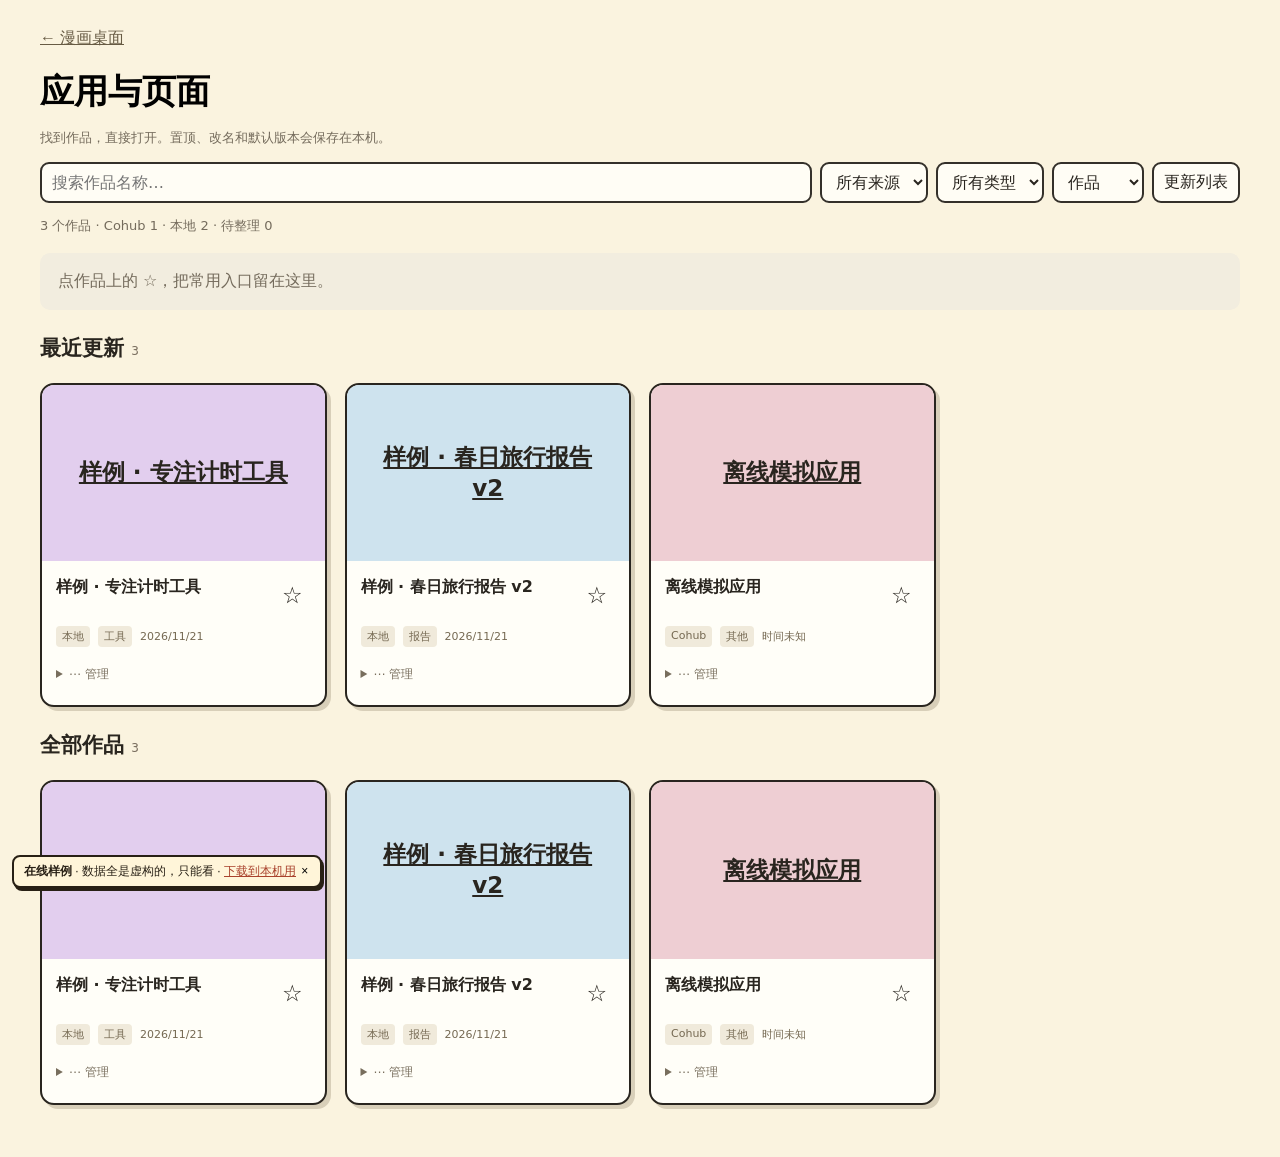
<file: demo/works.html>
<!doctype html><html lang="zh-CN"><head><script src="./_demo/shim.js"></script><meta charset="utf-8"><meta name="viewport" content="width=device-width,initial-scale=1"><title>应用与页面 · 我的作品展台</title><link rel="stylesheet" href="./css/works.css"><style>body{margin:0;background:#faf3df}main{max-width:1200px;margin:auto;padding:28px 24px}header a{color:#675b44}h1{font:800 34px system-ui;margin:20px 0 10px}</style></head><body><main><header><a href="./index.html">← 漫画桌面</a><h1>应用与页面</h1></header><div id="works"></div></main><script src="./js/works.js"></script><script>DeskWorks.mount(document.getElementById('works'));</script></body></html>
</file>
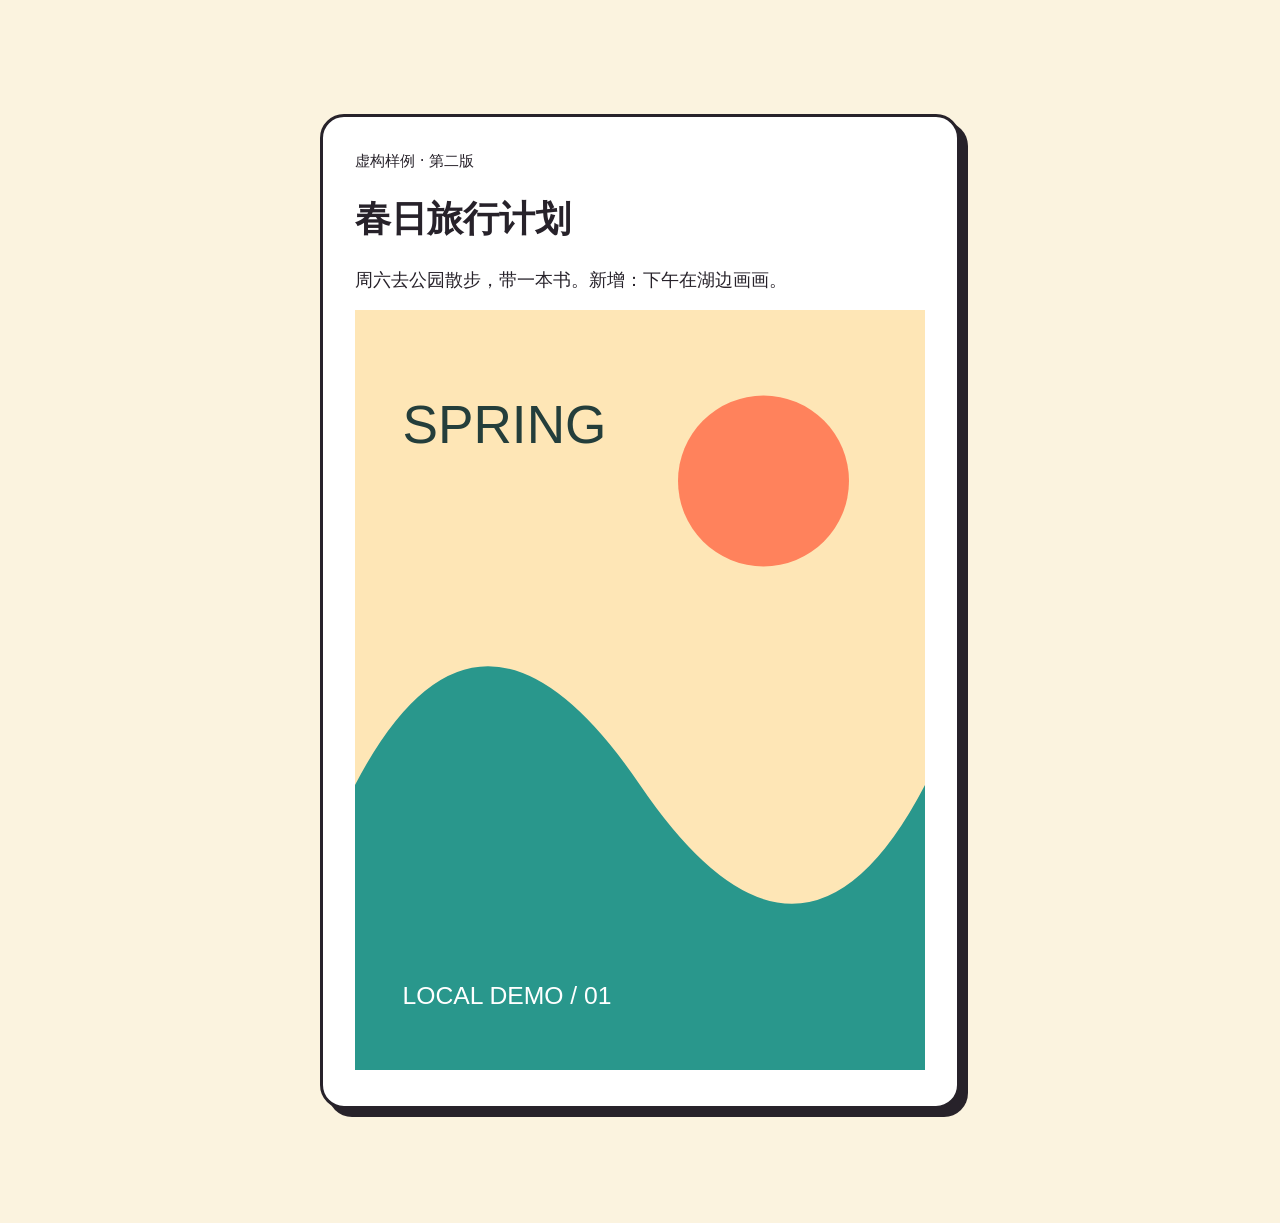
<file: samples/report-v2.html>
<!doctype html><meta charset="utf-8"><title>样例 · 春日旅行报告 v2</title><link rel="stylesheet" href="style.css"><main><small>虚构样例 · 第二版</small><h1>春日旅行计划</h1><p>周六去公园散步，带一本书。新增：下午在湖边画画。</p><img src="spring-final.svg" alt="春日成品海报"></main>
</file>
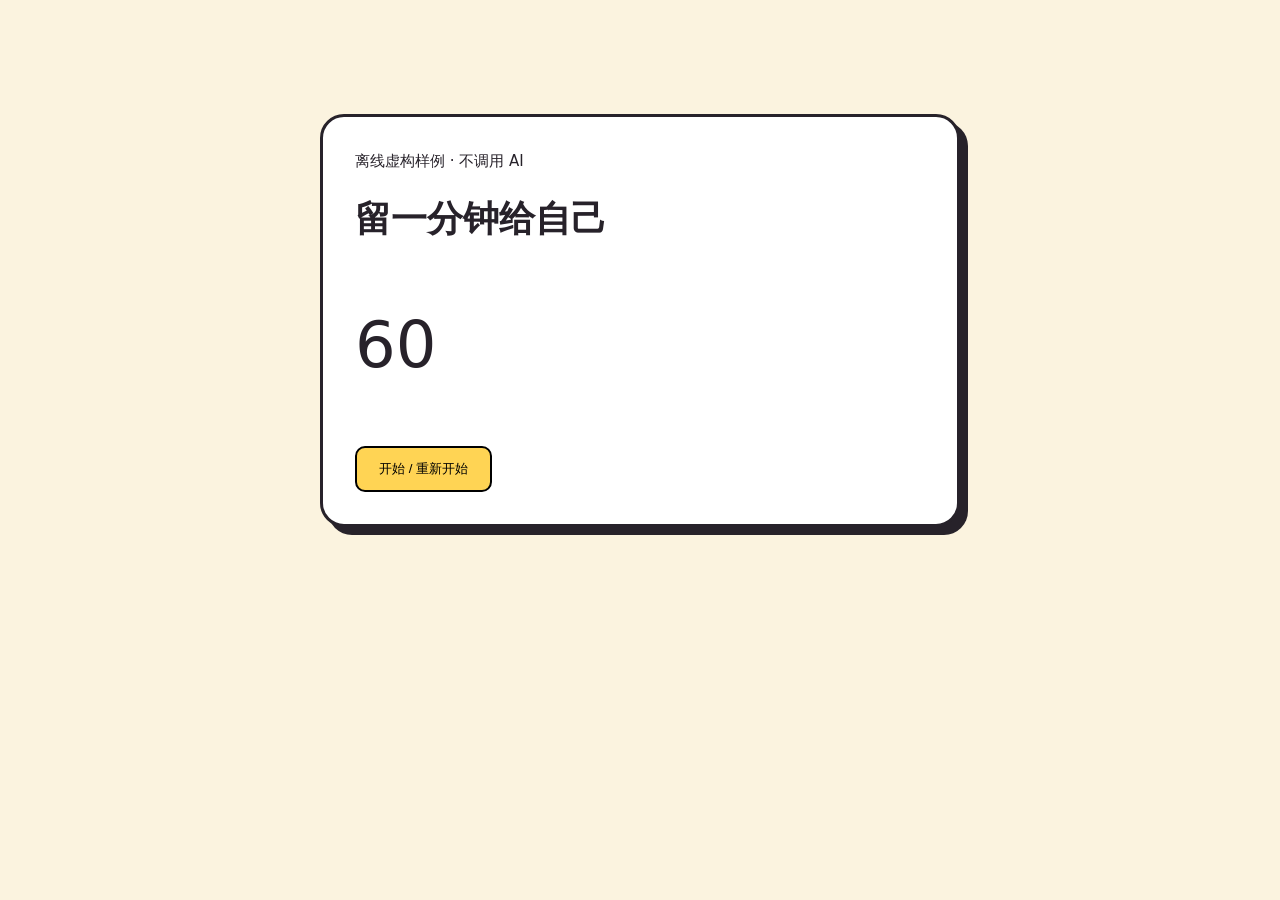
<file: samples/timer.html>
<!doctype html><meta charset="utf-8"><title>样例 · 专注计时工具</title><link rel="stylesheet" href="style.css"><main><small>离线虚构样例 · 不调用 AI</small><h1>留一分钟给自己</h1><p id="clock">60</p><button id="start">开始 / 重新开始</button><script src="timer.js"></script></main>
</file>
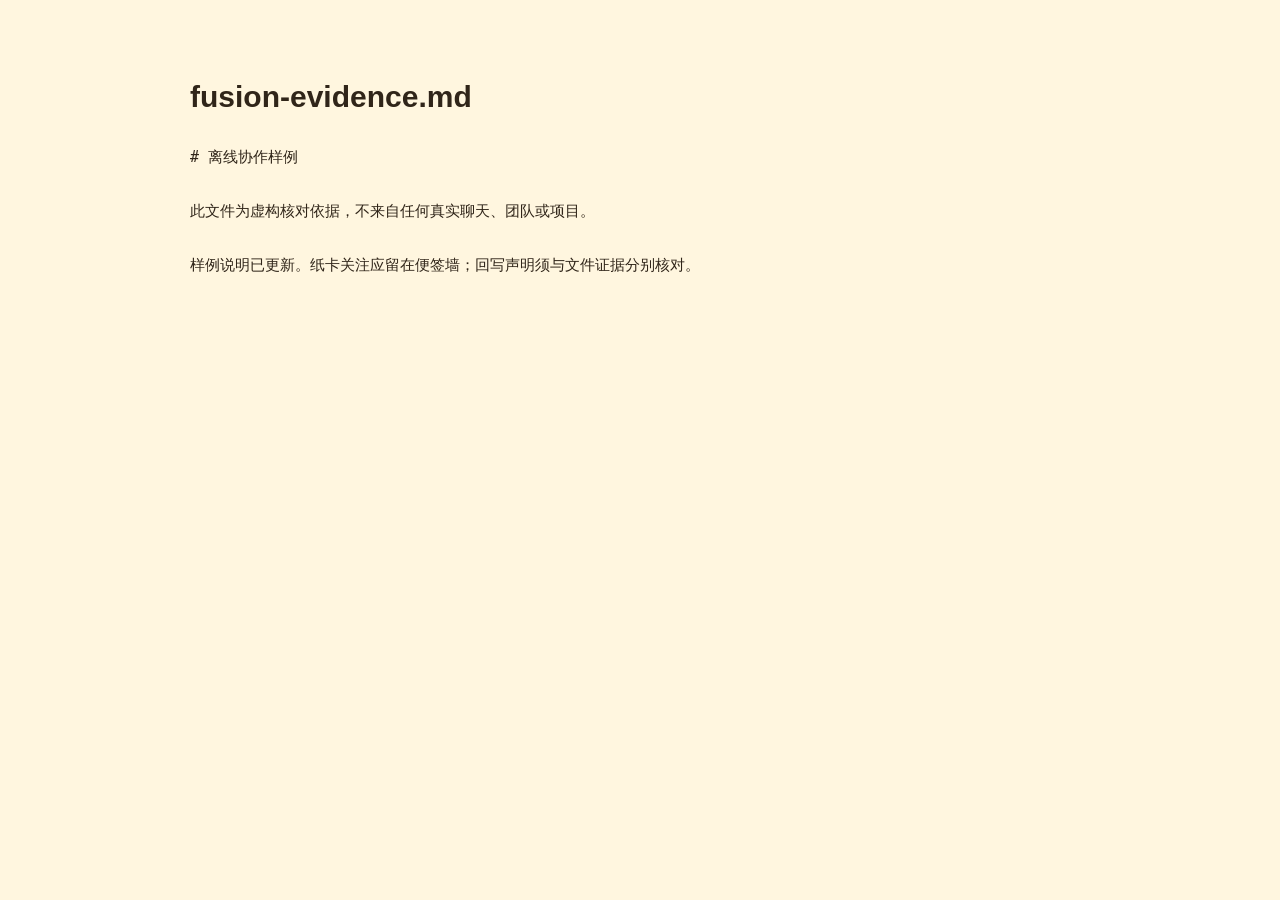
<file: demo/_rec/f586174927daa357.html>
<!doctype html><html lang=zh-CN><meta charset=utf-8><meta name=viewport content="width=device-width,initial-scale=1"><title>回写核对依据</title><body style="max-width:900px;margin:30px auto;padding:20px;color:#302519;background:#fff6df;font:15px/1.8 -apple-system,PingFang SC,sans-serif"><h1>fusion-evidence.md</h1><pre style="white-space:pre-wrap;overflow-wrap:anywhere"># 离线协作样例

此文件为虚构核对依据，不来自任何真实聊天、团队或项目。

样例说明已更新。纸卡关注应留在便签墙；回写声明须与文件证据分别核对。
</pre></body></html>
</file>
<file: demo/css/style.css>
/* =====================================================================
 *  彩色漫画工作台 · 样式
 * ===================================================================== */

:root{
  --ink:#171310;
  --paper:#fff3d6;
  --wall1:#ffe7ad;
  --wall2:#f3c257;
  --cork:#d9a15b;
  --cork2:#c98c45;
  --desk1:#cf8145;
  --desk2:#ab5f2a;
  --desk3:#8f4a1e;
  --red:#ff3b3b;
  --blue:#2f6df6;
  --teal:#14b8a6;
  --pink:#ff5fa2;
  --yellow:#ffd23f;
  --purple:#7c4dff;
  --green:#5fbf4f;
  --line:3.5px solid var(--ink);
}

*{box-sizing:border-box;-webkit-tap-highlight-color:transparent}
[hidden]{display:none !important}
html,body{height:100%}
body{
  margin:0;
  font-family:"Comic Neue","Noto Sans SC",-apple-system,"PingFang SC","Microsoft YaHei",sans-serif;
  font-weight:700;
  color:var(--ink);
  background:#15121b;
  overflow:hidden;
  user-select:none;
}
h1,h2,h3,.bangers{font-family:"Bangers","Comic Neue",cursive;letter-spacing:.5px;font-weight:400}

/* grain overlay for paper feel */
#grain{
  position:fixed;inset:0;pointer-events:none;z-index:900;opacity:.06;
  background-image:url("data:image/svg+xml,%3Csvg xmlns='http://www.w3.org/2000/svg' width='120' height='120'%3E%3Cfilter id='n'%3E%3CfeTurbulence type='fractalNoise' baseFrequency='.9' numOctaves='2'/%3E%3C/filter%3E%3Crect width='120' height='120' filter='url(%23n)'/%3E%3C/svg%3E");
}

/* ================= HUD ================= */
#hud{
  position:fixed;top:0;left:0;right:0;z-index:600;
  display:flex;align-items:center;justify-content:space-between;
  padding:12px 16px;pointer-events:none;
}
.brand{display:flex;align-items:baseline;gap:8px;pointer-events:auto;
  background:var(--paper);border:var(--line);border-radius:14px;padding:6px 14px;
  box-shadow:5px 5px 0 var(--ink);transform:rotate(-1.5deg)}
.brand b{font-family:"Bangers",cursive;font-size:26px;letter-spacing:1px;color:var(--purple)}
.brand span{font-size:13px;font-weight:700;color:var(--ink);opacity:1;letter-spacing:.5px}
.tools{display:flex;gap:10px;pointer-events:auto}
.tool{
  width:46px;height:46px;border:var(--line);border-radius:50%;
  background:var(--paper);cursor:pointer;font-size:20px;font-weight:700;
  box-shadow:4px 4px 0 var(--ink);display:grid;place-items:center;
  transition:transform .12s,box-shadow .12s;color:var(--ink)
}
.tool:hover{transform:translate(-1px,-2px);box-shadow:5px 6px 0 var(--ink)}
.tool:active{transform:translate(3px,3px);box-shadow:1px 1px 0 var(--ink)}
.tool.on{background:var(--yellow)}

/* ================= STAGE ================= */
#viewport{position:fixed;inset:0;overflow:hidden;
  background:radial-gradient(circle at 50% 30%,#2a2436,#100d16 70%)}
#stage{
  width:1600px;height:1000px;position:absolute;left:50%;top:50%;overflow:hidden;
  transform-origin:center center;border:6px solid var(--ink);border-radius:14px;
  box-shadow:0 26px 70px rgba(0,0,0,.6);
  background:var(--wall1);
}

/* wall + halftone + baseboard */
.wall{position:absolute;inset:0;background:linear-gradient(180deg,var(--wall1),var(--wall2))}
.wall-halftone{position:absolute;inset:0;opacity:.5;mix-blend-mode:multiply;
  background-image:radial-gradient(circle,rgba(120,80,0,.18) 1.6px,transparent 1.7px);
  background-size:12px 12px}
.baseboard{position:absolute;left:0;right:0;top:600px;height:46px;
  background:linear-gradient(#e9b877,#cf9350);border-top:var(--line);border-bottom:var(--line);z-index:1}

/* night / day tint —— 用一层叠加，这样换配色也能保留 */
#stage.night .wall-halftone{opacity:.35;mix-blend-mode:overlay}

/* ================= generic object ================= */
.obj{position:absolute;cursor:pointer;transition:transform .14s ease,filter .14s ease;z-index:6}
.obj:hover,.obj:focus-visible{transform:translateY(-7px) scale(1.035);
  filter:drop-shadow(4px 6px 0 var(--ink));outline:none}
.obj:focus-visible{outline:3px dashed var(--red);outline-offset:4px}
.obj.wiggle{animation:wig .5s}
@keyframes wig{0%,100%{transform:translateY(-7px) rotate(0)}25%{transform:translateY(-9px) rotate(-3deg)}75%{transform:translateY(-7px) rotate(3deg)}}

.label{
  position:absolute;z-index:400;pointer-events:none;display:none;
  background:var(--ink);color:var(--paper);font-size:15px;padding:4px 12px;border-radius:8px;
  transform:translate(-50%,-140%);white-space:nowrap;box-shadow:3px 3px 0 rgba(0,0,0,.35)
}
.label.show{display:block;animation:pop .14s}
@keyframes pop{from{transform:translate(-50%,-120%) scale(.7);opacity:0}}

/* ================= WINDOW ================= */
.window{left:1130px;top:0;width:470px;height:640px;z-index:2;
  background:#0d1020;border:12px solid var(--ink);border-bottom:none;border-radius:6px}
.city{position:absolute;inset:0;width:100%;height:100%;display:block}
.sky{fill:#0b1026}
.stars circle{fill:#fff;animation:tw 3s infinite}
.stars circle:nth-child(2n){animation-delay:.7s}
.stars circle:nth-child(3n){animation-delay:1.4s}
@keyframes tw{0%,100%{opacity:.25}50%{opacity:1}}
.moon{fill:#fff3c4;filter:drop-shadow(0 0 22px rgba(255,240,180,.85))}
.bld{stroke:#05060f;stroke-width:2}
.b1{fill:#1b2340}.b2{fill:#232c4e}.b3{fill:#161d36}.b4{fill:#28305a}
.wlit{fill:#ffd76a}
.wins{opacity:1}
.pane{position:absolute;inset:0;pointer-events:none;
  background:
    linear-gradient(var(--ink),var(--ink)) center/100% 10px no-repeat,
    linear-gradient(var(--ink),var(--ink)) center/10px 100% no-repeat;
  box-shadow:inset 0 0 0 4px rgba(0,0,0,.4)}
.glare{position:absolute;inset:0;pointer-events:none;
  background:linear-gradient(120deg,rgba(255,255,255,.14) 0 22%,transparent 22% 100%)}
.wname{position:absolute;left:10px;bottom:8px;font-family:"Bangers",cursive;font-size:22px;
  color:#fff;letter-spacing:2px;opacity:.75;text-shadow:2px 2px 0 var(--ink)}

/* day variant */
#stage.day .sky{fill:linear-gradient(#9fd8ff,#dff1ff)}
#stage.day .sky{fill:#8fcdf5}
#stage.day .moon{fill:#ffe066;filter:drop-shadow(0 0 26px rgba(255,220,90,.9))}
#stage.day .stars{opacity:0}
#stage.day .bld{fill:#9fb4d6;stroke:#5b6f93}
#stage.day .b2{fill:#b3c7e8}
#stage.day .b4{fill:#8ea6cc}
#stage.day .wlit{fill:#eef6ff}
#stage.day .glare{background:linear-gradient(120deg,rgba(255,255,255,.5) 0 26%,transparent 26%)}

/* ================= CORK BOARD ================= */
.board{left:26px;top:36px;width:520px;height:330px;z-index:3;transform:rotate(-1.2deg)}
.board:hover{transform:rotate(-1.2deg) translateY(-7px) scale(1.02)}
.cork{position:absolute;inset:0;background:linear-gradient(var(--cork),var(--cork2));
  border:10px solid #7a4b22;border-radius:8px;box-shadow:inset 0 0 0 3px rgba(0,0,0,.25),
  6px 6px 0 rgba(0,0,0,.3)}
.cork::after{content:"";position:absolute;inset:0;opacity:.5;
  background-image:radial-gradient(circle,rgba(90,55,20,.4) 1.4px,transparent 1.5px);background-size:9px 9px}
.board-title{position:absolute;left:170px;top:8px;background:#fff;border:3px solid var(--ink);
  padding:4px 12px;font-family:"Bangers",cursive;font-size:24px;line-height:.95;text-align:center;
  transform:rotate(-3deg);box-shadow:3px 3px 0 var(--ink);z-index:4}
.board-title em{font-style:normal;color:var(--ink)}
.polaroid{position:absolute;background:#fff;border:2px solid var(--ink);padding:6px 6px 18px;
  box-shadow:3px 4px 0 rgba(0,0,0,.35);z-index:3}
.polaroid span{position:absolute;left:0;right:0;bottom:2px;text-align:center;font-size:11px}
.p1{left:20px;top:26px;width:104px;transform:rotate(-5deg)}
.p2{left:150px;top:120px;width:112px;transform:rotate(4deg)}
.p3{left:352px;top:24px;width:104px;transform:rotate(3deg)}
.ph{height:72px;border:2px solid var(--ink);background:#cfe3ff}
.ph-code{background:repeating-linear-gradient(#1b2340 0 6px,#2f3f6a 6px 12px)}
.ph-city{background:linear-gradient(#0b1026 60%,#223 60%)}
.ph-photo{background:linear-gradient(135deg,#ffd23f,#ff5fa2 60%,#7c4dff)}
.tag-chip{position:absolute;left:26px;top:250px;background:var(--yellow);border:3px solid var(--ink);
  padding:2px 10px;border-radius:20px;font-size:14px;box-shadow:2px 2px 0 var(--ink);transform:rotate(-4deg);z-index:4}
.tag-chip.t2{left:110px;top:262px;background:var(--pink);transform:rotate(3deg)}
.tag-chip.t3{left:196px;top:250px;background:var(--teal);transform:rotate(-2deg)}
.pin{position:absolute;width:16px;height:16px;border-radius:50%;border:2px solid var(--ink);z-index:5}
.pin.red{background:var(--red);left:66px;top:22px}.pin.blue{background:var(--blue);left:70px;top:116px}
.pin.green{background:var(--green);left:398px;top:20px}

/* ================= CLIP STRIP ================= */
.clipstrip{left:566px;top:14px;width:372px;height:300px;z-index:3}
.clipstrip .bar{position:absolute;left:10px;right:10px;top:0;height:18px;background:#141414;border:3px solid var(--ink);border-radius:6px;z-index:2}
.clipstrip .bar::after{content:"";position:absolute;left:20px;right:20px;top:16px;height:6px;background:#141414;border:3px solid var(--ink);border-radius:0 0 6px 6px;border-top:none}
.cards{position:absolute;inset:22px 0 0 0}
.note{position:absolute;width:96px;min-height:96px;padding:8px;border:3px solid var(--ink);
  border-radius:4px;font-size:12.5px;line-height:1.25;white-space:pre-line;color:#2a2118;
  box-shadow:3px 4px 0 rgba(0,0,0,.35);display:grid;align-items:center;text-align:center;
  transition:transform .15s;cursor:pointer}
.note-tx{display:block;width:100%;outline:none;border-radius:3px}
.note-tx.editing{background:rgba(255,255,255,.75);box-shadow:0 0 0 2px var(--blue) inset;cursor:text;white-space:pre-wrap}
.note:hover .note-tx:not(.editing)::after{content:" ✎";opacity:.5;font-size:10px}
.note:nth-child(1){left:6px;top:12px}
.note:nth-child(2){left:104px;top:2px}
.note:nth-child(3){left:206px;top:14px}
.note:nth-child(4){left:50px;top:130px}
.note:nth-child(5){left:158px;top:140px}
.note:hover{transform:translateY(-5px) rotate(0)!important;z-index:9}
.clip{position:absolute;width:14px;height:26px;background:#2b2b2b;border:2px solid var(--ink);border-radius:3px;z-index:6}
.note .clip{left:50%;top:-13px;transform:translateX(-50%)}

/* ================= POSTER ================= */
.poster{left:962px;top:30px;width:150px;height:230px;z-index:3;transform:rotate(2deg)}
.poster:hover{transform:rotate(2deg) translateY(-7px) scale(1.03)}
.poster-in{position:absolute;inset:0;background:var(--red);border:5px solid var(--ink);
  border-radius:6px;overflow:hidden;box-shadow:5px 5px 0 rgba(0,0,0,.35);padding:10px}
.pow{font-family:"Bangers",cursive;font-size:30px;color:var(--yellow);-webkit-text-stroke:1.5px var(--ink);
  transform:rotate(-10deg);text-align:center;margin-top:44px}
.poster-word{font-family:"Bangers",cursive;font-size:22px;color:#fff;line-height:.95;text-align:center;margin-top:8px;
  text-shadow:2px 2px 0 var(--ink)}
.poster-sub{font-size:9px;color:#ffe;text-align:center;margin-top:6px}
.halftone-blob{position:absolute;inset:0;opacity:.35;
  background-image:radial-gradient(circle,rgba(0,0,0,.5) 1.5px,transparent 1.6px);background-size:8px 8px}

/* ================= DESK ================= */
.desk{position:absolute;left:-20px;right:-20px;top:632px;height:380px;z-index:5;
  background:linear-gradient(180deg,var(--desk1),var(--desk2));
  border-top:6px solid var(--ink);
  background-image:
    repeating-linear-gradient(90deg,rgba(0,0,0,.08) 0 2px,transparent 2px 90px),
    linear-gradient(180deg,var(--desk1),var(--desk2));
}
.desk-edge{position:absolute;left:-20px;right:-20px;bottom:-6px;height:40px;z-index:5;
  background:linear-gradient(var(--desk3),#6d3714);border-top:4px solid var(--ink)}
.desk-shadow{position:absolute;left:0;right:0;top:632px;height:26px;z-index:6;pointer-events:none;
  background:linear-gradient(rgba(0,0,0,.28),transparent)}

/* ================= BOOK ================= */
.book{left:330px;top:748px;width:170px;height:140px;z-index:10;transform:rotate(-4deg)}
.book:hover{transform:rotate(-3deg) translateY(-7px) scale(1.03)}
.book-pages{position:absolute;inset:0;background:linear-gradient(#fffdf4,#efe6cf);
  border:4px solid var(--ink);border-radius:8px 14px 14px 8px;box-shadow:5px 5px 0 rgba(0,0,0,.3);
  transform:perspective(500px) rotateX(8deg)}
.book-pages::before{content:"";position:absolute;left:50%;top:0;bottom:0;width:4px;background:var(--ink);transform:translateX(-50%)}
.bk-line{position:absolute;left:14px;height:5px;border-radius:3px;background:#bfc8d6}
.bk-line:nth-child(1){top:26px;width:80px}.bk-line:nth-child(2){top:44px;width:74px}
.bk-line:nth-child(3){top:62px;width:52px}.bk-line:nth-child(4){top:80px;width:80px;left:130px}
.bk-line:nth-child(5){top:98px;width:60px;left:130px}
.bk-line.short{width:52px}
.bookmark{position:absolute;right:34px;top:-6px;width:16px;height:52px;background:var(--red);border:3px solid var(--ink);
  clip-path:polygon(0 0,100% 0,100% 100%,50% 78%,0 100%)}

/* ================= PENS ================= */
.pens{left:253px;top:648px;width:60px;height:130px;z-index:13;transform:rotate(2deg)}
.pen{position:absolute;bottom:10px;left:50%;width:8px;height:128px;border:3px solid var(--ink);border-radius:5px;transform-origin:bottom center;z-index:2}
.pc1{background:#2b2b30;transform:translateX(-16px) rotate(-7deg)}
.pc2{background:#5a3a22;transform:translateX(-6px) rotate(-2deg)}
.pc3{background:#1e1e24;transform:translateX(5px) rotate(4deg)}
.pc4{background:#6b4a2a;transform:translateX(15px) rotate(9deg);height:112px}
.pc5{background:#3a3a42;transform:translateX(2px) rotate(-11deg);height:120px}
.cup{position:absolute;left:2px;right:2px;bottom:0;height:86px;background:linear-gradient(#f0f2f6,#c9d0da);
  border:4px solid var(--ink);border-radius:8px 8px 12px 12px;box-shadow:4px 4px 0 rgba(0,0,0,.3);z-index:3}
.cup::after{content:"";position:absolute;left:5px;right:5px;top:7px;height:8px;background:#aab2be;border-radius:4px}

/* ================= MUG ================= */
.mug{left:556px;top:664px;width:78px;height:82px;z-index:12;transform:rotate(-3deg)}
.mug-body{position:absolute;left:0;bottom:0;width:74px;height:82px;background:linear-gradient(90deg,#cfd8e4,#fff 40%,#e3e9f2 75%,#c6d0de);
  border:4px solid var(--ink);border-radius:8px 8px 14px 14px;box-shadow:5px 5px 0 rgba(0,0,0,.3)}
.mug-handle{position:absolute;right:-8px;bottom:24px;width:40px;height:50px;border:9px solid #eef2f8;
  border-left:none;border-radius:0 26px 26px 0;box-shadow:3px 3px 0 rgba(0,0,0,.25);z-index:-1}
.mug-coffee{position:absolute;left:6px;right:6px;top:7px;height:14px;background:radial-gradient(ellipse at center,#6b3f22 55%,#8a5230);
  border-radius:50%;box-shadow:inset 0 2px 3px rgba(0,0,0,.4)}
.mug-logo{position:absolute;left:50%;top:46px;transform:translateX(-50%);width:34px;height:29px;opacity:.9}
.mug-logo svg{width:100%;height:100%}
.steam{position:absolute;width:8px;height:30px;background:rgba(255,255,255,.65);border-radius:6px;filter:blur(1px);opacity:0}
.s1{left:26px;top:-6px;animation:steam 2.6s infinite}
.s2{left:46px;top:-16px;animation:steam 2.6s .9s infinite}
.s3{left:64px;top:-2px;animation:steam 2.6s 1.7s infinite}
@keyframes steam{0%{opacity:0;transform:translateY(6px) scaleY(.6)}35%{opacity:.8}100%{opacity:0;transform:translateY(-26px) scaleY(1.3)}}

/* ================= HEADPHONES ================= */
.headphones{left:78px;top:657px;width:116px;height:80px;z-index:11;transform:rotate(8deg)}
.headphones svg{width:100%;height:100%;filter:drop-shadow(4px 5px 0 var(--ink))}
.hp-band{fill:none;stroke:var(--purple);stroke-width:18;stroke-linecap:round}
.hp-cup{fill:#2a2a3a}
.hp-pad{fill:var(--purple)}

/* ================= FIGURE ================= */
.figure{left:2px;bottom:0;width:70px;height:124px;z-index:3}
.fig-svg{position:absolute;inset:0;z-index:2}
.fig-svg svg{width:100%;height:100%;filter:drop-shadow(4px 6px 0 var(--ink))}
.fig-svg img{width:100%;height:100%;object-fit:contain;object-position:bottom center;
  filter:drop-shadow(2px 4px 3px rgba(0,0,0,.4)) drop-shadow(0 0 1px rgba(23,19,16,.5))}
@keyframes bob{0%,100%{transform:translateY(0)}50%{transform:translateY(-6px)}}
.fig-base{position:absolute;left:16%;right:16%;bottom:0;height:9px;border-radius:50%;
  background:radial-gradient(ellipse at center,rgba(0,0,0,.4),transparent 74%);filter:blur(1.5px)}
.fig-shadow{display:none}

/* ================= SPEAKER ================= */
.speaker{left:700px;top:616px;width:322px;height:46px;z-index:14;transform:none}
.bar-body{position:absolute;inset:0;background:linear-gradient(#4a4a58,#28282f);border:4px solid var(--ink);
  border-radius:14px;box-shadow:5px 5px 0 rgba(0,0,0,.35);overflow:hidden}
.bar-grille{position:absolute;inset:6px;border-radius:9px;opacity:.5;
  background-image:radial-gradient(circle,rgba(0,0,0,.6) 1.3px,transparent 1.4px);background-size:7px 7px}
.eq{position:absolute;left:16px;top:50%;transform:translateY(-50%);height:24px;display:flex;align-items:flex-end;gap:4px;z-index:3}
.eq i{width:5px;height:6px;background:var(--teal);border:2px solid var(--ink);border-radius:2px}
#stage.playing .bar-body{box-shadow:5px 5px 0 rgba(0,0,0,.35),0 0 18px rgba(79,139,255,.6)}
#stage.playing .eq i{animation:eqb .5s infinite alternate}
#stage.playing .eq i:nth-child(2){animation-delay:.1s;background:var(--yellow)}
#stage.playing .eq i:nth-child(3){animation-delay:.2s;background:var(--pink)}
#stage.playing .eq i:nth-child(4){animation-delay:.05s;background:var(--blue)}
#stage.playing .eq i:nth-child(5){animation-delay:.25s;background:var(--teal)}
#stage.playing .eq i:nth-child(6){animation-delay:.15s;background:var(--yellow)}
#stage.playing .eq i:nth-child(7){animation-delay:.3s;background:var(--pink)}
.eq{position:absolute;left:0;right:0;top:6px;height:30px;display:flex;align-items:flex-end;justify-content:center;gap:4px;z-index:3}
.eq i{width:6px;height:8px;background:var(--teal);border:2px solid var(--ink);border-radius:2px}
#stage.playing .eq i{animation:eqb .5s infinite alternate}
#stage.playing .eq i:nth-child(2){animation-delay:.1s;background:var(--yellow)}
#stage.playing .eq i:nth-child(3){animation-delay:.2s;background:var(--pink)}
#stage.playing .eq i:nth-child(4){animation-delay:.05s;background:var(--blue)}
#stage.playing .eq i:nth-child(5){animation-delay:.25s}
@keyframes eqb{from{height:6px}to{height:24px}}

/* ================= MONITOR ================= */
.monitor{left:626px;top:296px;width:470px;height:372px;z-index:8}  /* 本地版：下移 46px，让出墙上便签与作品展台 */
.mon-body{position:absolute;left:0;top:0;right:0;height:300px;background:#1c1c24;border:5px solid var(--ink);
  border-radius:12px;box-shadow:6px 6px 0 rgba(0,0,0,.35);padding:10px 10px 26px}
.screen{position:relative;width:100%;height:100%;background:#f4f7ff;border:3px solid var(--ink);border-radius:6px;overflow:hidden}
.scr-bar{height:22px;background:#dfe6f2;border-bottom:2px solid var(--ink);display:flex;align-items:center;gap:6px;padding:0 8px;font-size:11px}
.dot{width:9px;height:9px;border-radius:50%;border:1.5px solid var(--ink)}
.dot.r{background:var(--red)}.dot.y{background:var(--yellow)}.dot.g{background:var(--green)}
.scr-bar span{margin-left:6px;opacity:.7}
.scr-body{display:flex;height:calc(100% - 22px)}
.scr-side{width:34%;background:#eef2fb;border-right:2px solid var(--ink);padding:10px 8px;display:flex;flex-direction:column;gap:8px}
.ln{height:6px;border-radius:4px;background:#c3ccdd}
.w1{width:80%}.w2{width:96%}.w3{width:60%}
.scr-main{flex:1;padding:12px;display:flex;flex-direction:column;gap:10px}
.scr-hi{font-family:"Bangers",cursive;font-size:26px;color:var(--ink)}
.scr-prog{height:14px;border:2px solid var(--ink);border-radius:8px;background:#e7ecf7;overflow:hidden}
.scr-prog i{display:block;height:100%;background:var(--red)}
.scr-prog.p2 i{background:var(--blue)}
.scr-chip{align-self:flex-start;background:var(--yellow);border:2px solid var(--ink);border-radius:16px;padding:1px 10px;font-size:12px}
.scan{position:absolute;inset:0;pointer-events:none;background:repeating-linear-gradient(rgba(0,0,0,.05) 0 2px,transparent 2px 4px)}
.mon-logo{position:absolute;left:0;right:0;bottom:2px;height:24px;text-align:center;color:#8a8a99;font-size:11px;letter-spacing:2px}
.mon-neck{position:absolute;left:50%;top:300px;transform:translateX(-50%);width:64px;height:44px;
  background:linear-gradient(#2a2a34,#1c1c24);border:4px solid var(--ink);border-bottom:none}
.mon-foot{position:absolute;left:50%;top:340px;transform:translateX(-50%);width:200px;height:26px;
  background:linear-gradient(#3a3a46,#242430);border:4px solid var(--ink);border-radius:8px}
.mon-glow{position:absolute;left:8%;right:8%;top:6px;height:280px;background:var(--blue);opacity:.14;filter:blur(26px);z-index:-1}
#stage.night .mon-glow{opacity:.5}

/* ================= KEYBOARD ================= */
.keyboard{left:695px;top:776px;width:326px;height:114px;z-index:15;transform:rotate(-1.5deg)}
.kbd{position:absolute;inset:0;background:linear-gradient(#e9edf5,#c3ccdd);border:4px solid var(--ink);
  border-radius:10px;box-shadow:5px 5px 0 rgba(0,0,0,.35);padding:9px;display:grid;
  grid-template-columns:repeat(14,1fr);gap:4px;align-content:start}
.kbd i{height:11px;background:#f7f9ff;border:2px solid var(--ink);border-radius:3px}
.kbd i.glow{background:#8fb8ff;box-shadow:0 0 6px #4f8bff}
#stage.night .keyboard .kbd{box-shadow:5px 5px 0 rgba(0,0,0,.35),0 0 26px rgba(79,139,255,.5)}

/* ================= MOUSE ================= */
.mouse{left:1045px;top:870px;width:64px;height:84px;z-index:15;transform:rotate(6deg)}
.mouse{background:linear-gradient(#f2f5fb,#c8d2e2);border:4px solid var(--ink);border-radius:36px 36px 30px 30px;box-shadow:5px 5px 0 rgba(0,0,0,.35)}
.m-wheel{position:absolute;left:50%;top:16px;transform:translateX(-50%);width:10px;height:26px;background:var(--blue);border:3px solid var(--ink);border-radius:6px}

/* ================= PC TOWER ================= */
.pc{left:1440px;top:496px;width:150px;height:420px;z-index:7}
.pc-case{position:absolute;inset:0;background:linear-gradient(#2a2a34,#17171d);border:5px solid var(--ink);
  border-radius:10px;box-shadow:6px 6px 0 rgba(0,0,0,.4);overflow:hidden;display:flex}
.pc-glass{position:relative;width:56%;height:100%;background:linear-gradient(160deg,rgba(120,160,255,.18),rgba(0,0,0,.5));
  border-right:4px solid var(--ink)}
.fan{position:absolute;left:50%;width:78px;height:78px;transform:translateX(-50%);border-radius:50%;
  border:4px solid var(--ink);background:conic-gradient(from 0deg,#ff3b3b,#ffd23f,#14b8a6,#2f6df6,#ff3b3b);opacity:.9}
.fan i{position:absolute;inset:18px;background:#1a1a22;border-radius:50%;border:3px solid var(--ink)}
.f1{top:34px}.f2{top:150px}
.fan{animation:spin 3.5s linear infinite}
@keyframes spin{to{transform:translateX(-50%) rotate(360deg)}}
.rbgb{position:absolute;left:8px;right:8px;bottom:14px;height:10px;border-radius:6px;
  background:linear-gradient(90deg,#ff3b3b,#ffd23f,#14b8a6,#2f6df6,#ff5fa2);border:2px solid var(--ink)}
.pc-front{flex:1;position:relative;padding:12px 8px}
.pc-power{position:absolute;top:12px;left:50%;transform:translateX(-50%);width:16px;height:16px;border-radius:50%;
  background:var(--green);border:3px solid var(--ink);box-shadow:0 0 8px var(--green)}
.vent{position:absolute;left:14px;right:14px;height:6px;background:#0d0d12;border-radius:3px}
.vent:nth-of-type(1){top:44px}.vent:nth-of-type(2){top:58px}.vent:nth-of-type(3){top:72px}
.pc-txt{position:absolute;left:0;right:0;bottom:14px;text-align:center;color:#8ee6c8;font-size:9px;letter-spacing:1px;writing-mode:initial}

/* ================= CD PLAYER ================= */
.cd{left:18px;top:748px;width:150px;height:140px;z-index:16;transform:rotate(-2deg)}
/* 实的盒身 */
.case-base{position:absolute;left:0;bottom:0;width:100%;height:100%;
  background:linear-gradient(160deg,#2a3550,#141a2e);
  border:5px solid var(--ink);border-radius:12px;
  box-shadow:6px 6px 0 rgba(0,0,0,.4),0 0 14px rgba(0,240,255,.45);overflow:hidden}
.case-base::after{content:"";position:absolute;inset:0;pointer-events:none;
  background:linear-gradient(150deg,rgba(0,240,255,.20),transparent 45%,rgba(255,46,136,.20))}
/* 盖住盒子的盖子（前挡板，带铰链与浅浮雕） */
.case-lid{position:absolute;left:-4px;bottom:-4px;width:calc(100% + 8px);height:14px;z-index:4;
  background:linear-gradient(#4a5878,#232c46);border:4px solid var(--ink);border-radius:6px}
.case-lid::before{content:"";position:absolute;left:50%;top:-24px;transform:translateX(-50%);
  width:74%;height:24px;background:linear-gradient(rgba(180,205,255,.30),rgba(120,150,210,.06));
  border:3px solid var(--ink);border-bottom:none;border-radius:8px 8px 0 0}
/* 内部托盘 + 光盘 */
.case-tray{position:absolute;left:26px;top:26px;width:98px;height:98px;border-radius:50%;
  background:radial-gradient(circle,#0a0e18 42%,#1b2438 60%,#0a0e18 100%);border:3px solid var(--ink);z-index:2}
.cd-disc{position:absolute;left:34px;top:34px;width:82px;height:82px;border-radius:50%;z-index:3;
  background-image:var(--album-cover);background-size:cover;background-position:center;
  border:3px solid var(--ink);box-shadow:0 0 12px rgba(0,240,255,.75)}
.cd-disc span{position:absolute;left:50%;top:50%;transform:translate(-50%,-50%);width:16px;height:16px;
  border-radius:50%;background:#0a0a12;border:3px solid var(--ink)}
#stage.playing .cd-disc{animation:spin2 2.4s linear infinite}
@keyframes spin2{to{transform:rotate(360deg)}}

/* ================= TABLET ================= */
.tablet{left:1150px;top:700px;width:110px;height:170px;z-index:16;transform:rotate(6deg);transform-origin:bottom center}
.tablet:hover{transform:rotate(6deg) translateY(-7px) scale(1.03)}
.tab-screen{position:absolute;inset:0;background:#141821;border:6px solid var(--ink);border-radius:14px;
  box-shadow:5px 5px 0 rgba(0,0,0,.35);display:grid;place-items:center;overflow:hidden}
.tab-grid{position:absolute;inset:8px;display:grid;grid-template-columns:1fr 1fr;gap:6px}
.tab-grid i{background:linear-gradient(135deg,var(--pink),var(--purple));border:2px solid var(--ink);border-radius:6px}
.tab-grid i:nth-child(2){background:linear-gradient(135deg,var(--blue),var(--teal))}
.tab-grid i:nth-child(3){background:linear-gradient(135deg,var(--yellow),var(--red))}
.tab-grid i:nth-child(4){background:linear-gradient(135deg,var(--green),var(--blue))}
.tab-play{position:relative;z-index:2;width:46px;height:46px;border-radius:50%;background:rgba(255,255,255,.92);
  border:3px solid var(--ink);display:grid;place-items:center;font-size:16px;padding-left:4px}

/* ================= PHONE ================= */
.phone{left:602px;top:772px;width:60px;height:120px;z-index:17;transform:rotate(-6deg)}
.iph-frame{position:absolute;inset:0;background:linear-gradient(135deg,#e8ecf3,#aab4c2);border:4px solid var(--ink);
  border-radius:16px;box-shadow:5px 5px 0 rgba(0,0,0,.35);padding:5px}
.iph-screen{position:absolute;inset:5px;background:linear-gradient(160deg,#2f6df6,#7c4dff 60%,#ff5fa2);
  border-radius:11px;overflow:hidden;border:2px solid var(--ink)}
.iph-notch{position:absolute;left:50%;top:0;transform:translateX(-50%);width:34px;height:9px;background:var(--ink);
  border-radius:0 0 8px 8px;z-index:3}
.iph-time{position:absolute;left:6px;top:10px;color:#fff;font-size:8px;font-weight:700}
.iph-icons{position:absolute;left:6px;right:6px;bottom:8px;display:grid;grid-template-columns:1fr 1fr 1fr 1fr;gap:3px}
.iph-icons i{aspect-ratio:1;background:rgba(255,255,255,.85);border-radius:4px;border:1.5px solid var(--ink)}

/* ================= CONTROLLER ================= */
.controller{left:1270px;top:690px;width:158px;height:74px;z-index:17;transform:rotate(-3deg)}
.controller svg{width:100%;height:100%;filter:drop-shadow(4px 5px 0 var(--ink))}
.pad-body{fill:#cfd6e4;stroke:var(--ink);stroke-width:5}
.pad-dpad{fill:#3a3a46;stroke:var(--ink);stroke-width:2}
.pad-btn{stroke:var(--ink);stroke-width:3}
.pad-btn.a{fill:var(--green)}.pad-btn.b{fill:var(--red)}.pad-btn.x{fill:var(--blue)}.pad-btn.y{fill:var(--yellow)}

/* ================= GLASSES ================= */
.glasses{left:412px;top:670px;width:100px;height:40px;z-index:18;transform:rotate(5deg)}
.glasses svg{width:100%;height:100%;filter:drop-shadow(3px 4px 0 var(--ink))}
.gl-lens{fill:rgba(150,190,230,.35);stroke:var(--ink);stroke-width:11}
.gl-bridge{fill:none;stroke:var(--ink);stroke-width:11;stroke-linecap:round}
.gl-temple{fill:none;stroke:var(--ink);stroke-width:11;stroke-linecap:round}
.gl-shine{fill:none;stroke:rgba(255,255,255,.75);stroke-width:6;stroke-linecap:round}

/* ================= 新加物品：墙架 ================= */
#warm{position:absolute;inset:0;z-index:296;pointer-events:none;opacity:0;transition:opacity .5s;mix-blend-mode:screen;
  background:radial-gradient(circle at var(--lx,32%) var(--ly,40%),rgba(255,206,110,.62),rgba(255,180,80,.18) 22%,transparent 46%)}
#stage.lamp-on #warm{opacity:1}
#stage.lamp-on .lamp-shade{filter:drop-shadow(0 0 22px rgba(255,200,90,.95))}
#stage.night.lamp-on::before{background:radial-gradient(circle at var(--lx,32%) var(--ly,40%),rgba(38,30,64,.18),rgba(38,30,64,.5) 30%,rgba(24,18,42,.66) 60%)}
.shelf{position:absolute;left:34px;top:510px;width:520px;height:20px;z-index:4}
.plank{position:absolute;inset:0;background:linear-gradient(#d98b4a,#a85f27);border:4px solid var(--ink);border-radius:4px;
  box-shadow:0 6px 0 rgba(0,0,0,.28)}
.shelf-stuff{position:absolute;left:0;bottom:16px;right:0;height:210px}

.camera{left:86px;bottom:0;width:66px;height:56px;z-index:2}
.cam-top{position:absolute;left:16px;top:0;width:26px;height:12px;background:#3a3a46;border:3px solid var(--ink);border-radius:4px 4px 0 0}
.cam-body{position:absolute;left:0;top:10px;width:74px;height:46px;background:linear-gradient(#4a4a58,#26262f);border:4px solid var(--ink);border-radius:8px;box-shadow:4px 4px 0 rgba(0,0,0,.3)}
.cam-lens{position:absolute;left:50%;top:50%;transform:translate(-50%,-50%);width:34px;height:34px;border-radius:50%;background:radial-gradient(circle,#9ec5ff 30%,#1b2b4a 70%);border:4px solid var(--ink);display:grid;place-items:center}
.cam-lens i{width:12px;height:12px;border-radius:50%;background:#dfe9ff;opacity:.8}
.cam-flash{position:absolute;right:6px;top:14px;width:12px;height:9px;background:var(--yellow);border:3px solid var(--ink);border-radius:3px;z-index:3}

.plant{left:344px;bottom:0;width:96px;height:150px;z-index:2}
.plant svg{position:absolute;left:0;bottom:34px;width:96px;height:106px;z-index:1;filter:drop-shadow(3px 4px 0 rgba(0,0,0,.22))}
.pot{position:absolute;left:20px;bottom:0;width:56px;height:50px;background:linear-gradient(#f2a25e,#d0763a);
  border:4px solid var(--ink);border-radius:8px 8px 14px 14px;box-shadow:4px 4px 0 rgba(0,0,0,.25);z-index:3}
.pot::after{content:"";position:absolute;left:3px;right:3px;top:5px;height:9px;background:#e08a4a;border-radius:4px}
.daisy-pot{background:linear-gradient(#eaf1f7,#c3cede)}
.daisy-pot::after{background:#b3bfcf}
.calendar{left:256px;bottom:2px;width:74px;height:96px;z-index:2}
.cal-rings{position:absolute;left:0;right:0;top:-8px;display:flex;justify-content:center;gap:16px;z-index:3}
.cal-rings i{width:9px;height:16px;border:3px solid var(--ink);border-radius:5px;background:#cfd6e4}
.cal-body{position:absolute;inset:0;background:#fffdf4;border:4px solid var(--ink);border-radius:8px;box-shadow:4px 4px 0 rgba(0,0,0,.25);overflow:hidden}
.cal-month{background:var(--red);color:#fff;text-align:center;font-size:11px;letter-spacing:2px;padding:2px 0;border-bottom:3px solid var(--ink)}
.cal-day{text-align:center;font-family:"Bangers",cursive;font-size:38px;line-height:1.05;color:var(--ink)}
.cal-week{text-align:center;font-size:10px;letter-spacing:3px;opacity:.6}

.figure2{left:164px;bottom:0;width:78px;height:114px;z-index:2}
.figure2 .fig-svg{position:absolute;inset:0;z-index:2}
.figure2 .fig-svg svg{width:100%;height:100%;filter:drop-shadow(3px 4px 0 var(--ink))}
.figure2 .fig-svg img{width:100%;height:100%;object-fit:contain;object-position:bottom center;
  filter:drop-shadow(1px 5px 3px rgba(0,0,0,.4))}

.fig-photo{width:100%;height:100%;object-fit:contain}
.fig-turntable{width:260px;height:347px;background-repeat:no-repeat;background-position:0 0;
  background-size:auto 100%;cursor:grab;filter:drop-shadow(0 16px 12px rgba(0,0,0,.4))}
.fig-stage.grab .fig-turntable{cursor:grabbing}
.fig-dl{display:flex;gap:10px;flex-wrap:wrap;margin-top:14px}
.fig-dl a{text-decoration:none}
.emptybox{font-size:64px;text-align:center;padding:26px 0;background:#fff;border:4px dashed var(--ink);border-radius:14px;margin-top:10px}

.lamp{left:444px;bottom:0;width:74px;height:136px;z-index:1}
.lamp-shade{position:absolute;left:0;top:0;width:80px;height:52px;background:linear-gradient(#ffd76a,#e0a92e);border:4px solid var(--ink);border-radius:40px 40px 8px 8px;transform:perspective(200px) rotateX(8deg)}
.lamp-neck{position:absolute;left:50%;top:48px;transform:translateX(-50%);width:10px;height:74px;background:#3a3a46;border:3px solid var(--ink)}
.lamp-base{position:absolute;left:50%;bottom:0;transform:translateX(-50%);width:58px;height:16px;background:#3a3a46;border:4px solid var(--ink);border-radius:50%/70%}

/* ================= 配色主题 ================= */
/* 白天/夜晚叠加层 */
#stage::before{content:"";position:absolute;inset:0;z-index:295;pointer-events:none;opacity:0;transition:opacity .5s}
#stage.night::before{opacity:1;background:linear-gradient(180deg,rgba(38,30,64,.62),rgba(24,18,42,.66))}

/* 主题变量：sun（默认）已在 :root；下面是其它四款 */
#stage[data-theme=dusk]{
  --wall1:#ffc98f; --wall2:#e2805a; --cork:#cf8a5a; --cork2:#b06a3c;
  --desk1:#a85b3c; --desk2:#7d3d24; --desk3:#632c17; --paper:#fff2e2;
}
#stage[data-theme=mint]{
  --wall1:#d6f2df; --wall2:#9ed9bd; --cork:#c9a15b; --cork2:#b08342;
  --desk1:#cf8a52; --desk2:#a85f2c; --desk3:#81451c;
}
#stage[data-theme=grape]{
  --wall1:#e4d4f7; --wall2:#b79be6; --cork:#cf9a6a; --cork2:#b07a44;
  --desk1:#8a5aa8; --desk2:#5f3a7a; --desk3:#452a5c; --paper:#fff3ff;
}
#stage[data-theme=night]{
  --wall1:#c9c3d8; --wall2:#9a92b5; --cork:#b98f66; --cork2:#9a7048;
  --desk1:#7a6a8a; --desk2:#544a6a; --desk3:#3c3450;
}

/* ================= 摄影网格 ================= */
.photogrid{display:grid;grid-template-columns:repeat(3,1fr);gap:12px;margin-top:10px}
.shot{margin:0;background:#fff;border:4px solid var(--ink);border-radius:10px;overflow:hidden;
  box-shadow:4px 4px 0 rgba(0,0,0,.2);cursor:pointer;transition:transform .12s}
.shot:hover{transform:translateY(-4px) rotate(-1deg)}
.shot img{display:block;width:100%;height:104px;object-fit:cover}
.shot figcaption{padding:6px 8px;font-size:12px;line-height:1.25}
.shot figcaption small{display:block;opacity:.6}
.shot-big{width:100%;border:4px solid var(--ink);border-radius:12px;margin-top:8px;box-shadow:5px 5px 0 rgba(0,0,0,.25)}
@media (max-width:520px){ .photogrid{grid-template-columns:repeat(2,1fr)} }

/* ================= TICKER ================= */
#ticker{position:fixed;left:0;right:0;bottom:0;z-index:600;height:40px;overflow:hidden;
  background:var(--ink);color:var(--paper);display:flex;align-items:center;pointer-events:none}
.tick-in{white-space:nowrap;font-size:16px;animation:tick 24s linear infinite;padding-left:100%}
@keyframes tick{to{transform:translateX(-100%)}}

/* ================= MODAL ================= */
#modal{position:fixed;inset:0;z-index:700;display:grid;place-items:center}
.modal-bg{position:absolute;inset:0;background:rgba(18,14,22,.72);backdrop-filter:blur(3px)}
.panel{position:relative;width:min(760px,92vw);max-height:86vh;overflow:auto;
  background:var(--paper);border:5px solid var(--ink);border-radius:16px;
  box-shadow:10px 12px 0 rgba(0,0,0,.5);padding:26px 28px;
  animation:panelIn .22s cubic-bezier(.2,1.4,.5,1)}
@keyframes panelIn{from{transform:translateY(24px) scale(.92) rotate(-1deg);opacity:0}}
.panel-close{position:absolute;right:12px;top:12px;width:42px;height:42px;border:4px solid var(--ink);border-radius:50%;
  background:var(--red);color:#fff;font-size:18px;cursor:pointer;box-shadow:3px 3px 0 var(--ink);font-weight:700}
.panel-close:hover{transform:rotate(90deg)}
.panel h2{font-size:34px;margin:0 0 4px;letter-spacing:1px}
.panel .kicker{display:inline-block;background:var(--yellow);border:3px solid var(--ink);border-radius:20px;
  padding:1px 12px;font-size:13px;margin-bottom:8px}
.panel p{margin:8px 0;line-height:1.55;font-size:15px}
.panel .muted{opacity:.65;font-size:13px}
.panel .section-t{font-family:"Bangers",cursive;font-size:22px;margin:18px 0 8px;
  border-bottom:3px solid var(--ink);padding-bottom:2px}
.panel a{color:var(--blue);text-decoration:underline}

/* work list */
.task{display:flex;align-items:flex-start;gap:10px;background:#fff;border:3px solid var(--ink);border-radius:10px;
  padding:8px 12px;margin:7px 0;box-shadow:3px 3px 0 rgba(0,0,0,.15);cursor:pointer}
.task:hover{transform:translateX(2px)}
.task .box{width:22px;height:22px;border:3px solid var(--ink);border-radius:6px;flex:0 0 auto;display:grid;place-items:center;background:#fff}
.task.done .box{background:var(--green);color:#fff}
.task.done .tx{text-decoration:line-through;opacity:.55}
.task .tag{margin-left:auto;font-size:11px;background:var(--blue);color:#fff;border-radius:12px;padding:1px 8px;white-space:nowrap}
.task .tx{font-size:14.5px;line-height:1.3}
.addrow{display:flex;gap:8px;margin-top:10px}
.addrow input{flex:1;font-family:inherit;font-weight:700;font-size:14px;border:3px solid var(--ink);
  border-radius:10px;padding:8px 10px;background:#fff}
.btn{border:3px solid var(--ink);border-radius:10px;background:var(--yellow);font-family:inherit;font-weight:700;
  font-size:14px;padding:8px 14px;cursor:pointer;box-shadow:3px 3px 0 var(--ink)}
.btn:hover{transform:translate(-1px,-1px);box-shadow:4px 4px 0 var(--ink)}
.btn:active{transform:translate(2px,2px);box-shadow:1px 1px 0 var(--ink)}
.btn.ghost{background:#fff}

/* progress bars */
.prog{margin:8px 0}
.prog .prow{display:flex;justify-content:space-between;font-size:14px}
.bar{height:16px;border:3px solid var(--ink);border-radius:10px;background:#fff;overflow:hidden;margin-top:4px}
.bar i{display:block;height:100%}

/* music */
.tracks{margin-top:6px}
.track{display:flex;align-items:center;gap:10px;border:3px solid var(--ink);border-radius:10px;background:#fff;
  padding:7px 12px;margin:6px 0;cursor:pointer;box-shadow:3px 3px 0 rgba(0,0,0,.15)}
.track:hover{background:var(--yellow)}
.track .no{font-family:"Bangers",cursive;font-size:18px;opacity:.5}
.track .tt{font-size:14.5px}
.track .ar{margin-left:auto;font-size:12px;opacity:.6}
.player{border:4px solid var(--ink);border-radius:12px;overflow:hidden;background:#fff;margin:10px 0}
.player iframe{display:block;width:100%;border:0}

/* tablet tabs */
.tabs{display:flex;gap:8px;margin:6px 0 10px}
.tabbtn{border:3px solid var(--ink);border-radius:10px;background:#fff;padding:6px 14px;font-family:inherit;
  font-weight:700;cursor:pointer;box-shadow:2px 2px 0 var(--ink)}
.tabbtn.on{background:var(--pink);color:#fff}
.vid{display:flex;align-items:center;gap:12px;border:3px solid var(--ink);border-radius:10px;background:#fff;
  padding:8px 12px;margin:7px 0;box-shadow:3px 3px 0 rgba(0,0,0,.15)}
.vid .thumb{width:74px;height:44px;border:3px solid var(--ink);border-radius:6px;background:linear-gradient(135deg,var(--purple),var(--pink));flex:0 0 auto}
.vid .vt{font-size:14.5px}.vid .vs{font-size:12px;opacity:.6}
.vid .vl{margin-left:auto;font-size:12px;background:var(--ink);color:#fff;border-radius:10px;padding:1px 8px}
.sitelist{display:flex;gap:10px;flex-wrap:wrap;margin:8px 0}
.site{border:3px solid var(--ink);border-radius:10px;padding:8px 12px;text-decoration:none;color:var(--ink);
  box-shadow:3px 3px 0 var(--ink);background:#fff;font-size:14px}
.site:hover{transform:translate(-1px,-1px)}
.game-wrap{display:grid;place-items:center;gap:10px}
canvas.game{background:#fff;border:4px solid var(--ink);border-radius:12px;touch-action:none;cursor:crosshair}
.gscore{font-family:"Bangers",cursive;font-size:22px}

/* figure examine */
.fig-stage{position:relative;height:300px;display:grid;place-items:center;perspective:900px;
  background:radial-gradient(circle at 50% 70%,#fff,#ffe9b0);border:4px solid var(--ink);border-radius:14px;overflow:hidden;cursor:grab}
.fig-stage.grab{cursor:grabbing}
.fig-big{width:220px;height:280px;transform-style:preserve-3d;transition:transform .05s linear}
.fig-big svg{width:100%;height:100%;filter:drop-shadow(4px 6px 0 var(--ink))}
.fig-hint{position:absolute;bottom:8px;left:0;right:0;text-align:center;font-size:12px;opacity:.6}

/* notes / lists */
.notelist{display:flex;flex-wrap:wrap;gap:14px}
.notecard{width:150px;min-height:120px;padding:12px;border:3px solid var(--ink);border-radius:6px;
  white-space:pre-line;color:#2a2118;box-shadow:4px 4px 0 rgba(0,0,0,.2);transform:rotate(var(--r));
  outline:none;cursor:text;transition:box-shadow .15s}
.notecard:focus{box-shadow:0 0 0 3px var(--blue),4px 4px 0 rgba(0,0,0,.2)}
.notif{display:flex;align-items:center;gap:12px;border:3px solid var(--ink);border-radius:12px;background:#fff;
  padding:8px 12px;margin:8px 0;box-shadow:3px 3px 0 rgba(0,0,0,.15)}
.notif .ic{width:38px;height:38px;border-radius:50%;display:grid;place-items:center;color:#fff;border:3px solid var(--ink);flex:0 0 auto;font-size:16px}
.notif .nt{font-size:14px}.notif .nt small{display:block;opacity:.6;font-size:11px}
.notif .npt{margin-left:auto;font-size:11px;opacity:.6}

/* stats */
.stat{margin:10px 0}
.stat .srow{display:flex;justify-content:space-between;font-size:14px}
.run{font-family:ui-monospace,Menlo,monospace;font-size:13px;background:#14121c;color:#8ee6c8;border-radius:8px;
  padding:8px 12px;margin:6px 0;border:3px solid var(--ink)}

/* toast */
#toast{position:fixed;left:50%;bottom:64px;transform:translateX(-50%);z-index:800;display:flex;flex-direction:column;gap:8px;align-items:center;pointer-events:none}
.tst{background:var(--ink);color:var(--paper);border:3px solid var(--paper);border-radius:12px;padding:8px 18px;
  font-size:15px;box-shadow:4px 4px 0 rgba(0,0,0,.4);animation:tstIn .25s, tstOut .3s 1.6s forwards}
@keyframes tstIn{from{transform:translateY(16px);opacity:0}}
@keyframes tstOut{to{transform:translateY(-10px);opacity:0}}

/* cmd palette */
#cmd{position:fixed;inset:0;z-index:750;background:rgba(18,14,22,.6);display:grid;place-items:start center;padding-top:14vh}
#cmdInput{width:min(560px,90vw);font-family:inherit;font-weight:700;font-size:20px;padding:14px 18px;
  border:5px solid var(--ink);border-radius:14px;background:var(--paper);box-shadow:8px 8px 0 rgba(0,0,0,.5);outline:none}
#cmdList{width:min(560px,90vw);margin-top:12px;display:flex;flex-direction:column;gap:8px}
.cmditem{background:var(--paper);border:3px solid var(--ink);border-radius:10px;padding:8px 14px;cursor:pointer;box-shadow:3px 3px 0 rgba(0,0,0,.4)}
.cmditem.on{background:var(--yellow);transform:translateX(4px)}

/* filter mode */
#stage.filter{filter:contrast(1.16) saturate(1.5)}
#stage.filter::after{content:"";position:absolute;inset:0;pointer-events:none;z-index:300;
  background-image:radial-gradient(circle,rgba(0,0,0,.5) 1.6px,transparent 1.7px);background-size:7px 7px;opacity:.32;mix-blend-mode:multiply}

/* sound on indicator */
#hud .tool.on{background:var(--teal);color:#fff}

@media (max-width:760px){
  #hud{padding:8px}
  .brand b{font-size:20px}.brand span{display:none}
  .tool{width:40px;height:40px;font-size:16px}
}

/* ================= MP3 播放器（CD 面板） ================= */
.mp3{display:flex;gap:16px;align-items:center;background:#fff;border:4px solid var(--ink);border-radius:14px;
  padding:14px;box-shadow:5px 5px 0 rgba(0,0,0,.2);margin:10px 0}
.mp3-cover{position:relative;width:118px;height:118px;border-radius:10px;border:4px solid var(--ink);
  background-size:cover;background-position:center;flex:0 0 auto;overflow:hidden;box-shadow:3px 3px 0 rgba(0,0,0,.25)}
.mp3-cover::after{content:"";position:absolute;inset:0;background:radial-gradient(circle at 30% 25%,rgba(255,255,255,.35),transparent 60%)}
.mp3-disc{position:absolute;left:50%;top:50%;width:64px;height:64px;margin:-32px 0 0 -32px;border-radius:50%;
  background-image:var(--album-cover);background-size:cover;background-position:center;border:3px solid var(--ink);
  box-shadow:0 0 10px rgba(0,240,255,.8)}
#stage.playing .mp3-disc{animation:spin2 2.4s linear infinite}
.mp3-info{flex:1;min-width:0}
.mp3-now{font-weight:700;font-size:16px}
.mp3-sub{font-size:12px;opacity:.6;margin-bottom:8px}
.mp3-bar{height:12px;border:3px solid var(--ink);border-radius:8px;background:#eef2f8;overflow:hidden}
.mp3-bar i{display:block;height:100%;width:0;background:linear-gradient(90deg,#00f0ff,#ff2e88)}
.mp3-times{display:flex;justify-content:space-between;font-size:11px;opacity:.6;margin-top:3px}
.mp3-ctrl{display:flex;align-items:center;gap:12px;margin-top:10px}
.mp3btn{border:3px solid var(--ink);background:var(--paper);border-radius:50%;width:40px;height:40px;cursor:pointer;
  font-size:15px;box-shadow:3px 3px 0 var(--ink);display:grid;place-items:center}
.mp3btn.big{width:52px;height:52px;font-size:20px;background:var(--yellow)}
.mp3btn:hover{transform:translate(-1px,-1px);box-shadow:4px 4px 0 var(--ink)}
.mp3btn:active{transform:translate(2px,2px);box-shadow:1px 1px 0 var(--ink)}
.track.on{background:#ffe9a8;outline:3px solid var(--ink)}

/* ---- Meshy 3D 手办查看器 ---- */
.fig-stage:has(.fig-mv){height:340px}
.fig-mv{width:100%;height:100%;background:radial-gradient(circle at 50% 60%,#fff,#ffe9b0);border-radius:14px;--poster-color:transparent;outline:none;--progress-bar-color:transparent}
.fig-stage:has(.fig-mv) .fig-big{width:100%;height:100%}

/* 3D 入口按钮（链接版的工具按钮） */
a.tool{text-decoration:none;color:inherit;display:inline-flex;align-items:center;justify-content:center}
a.tool .ico{font-size:14px;letter-spacing:.5px}

/* =====================================================================
 *  本地版增补层（2026-10-17）
 *  ---------------------------------------------------------------------
 *  璃月配色 · 群玉阁与霄灯 · 桂花 · 茶盏 · 契约卷轴 · 摩拉 · 作品展台
 *  手办转身查看器 · 3D 贴图采集模式
 * ===================================================================== */

/* ---------- 第六套配色：璃月（琥珀金 / 青瓷绿 / 暖深棕 / 象牙白） ---------- */
#stage[data-theme=liyue]{
  --wall1:#f7e9c6; --wall2:#e2b86c; --cork:#c4925a; --cork2:#a5733f;
  --desk1:#9a6338; --desk2:#744524; --desk3:#552f17; --paper:#fff6e2;
  --yellow:#f0bf4c; --teal:#4f9e88; --red:#c2462f; --green:#6fae5a;
}
#stage[data-theme=liyue] .wall-halftone{background-image:radial-gradient(circle,rgba(120,70,10,.2) 1.6px,transparent 1.7px)}
#stage[data-theme=liyue] .poster-in{background:#b33a28}

/* ---------- 窗外：群玉阁 + 霄灯 ---------- */
.jade-rock{fill:#6b5a4a;stroke:#05060f;stroke-width:2.5}
.jade-rock2{fill:#57483b;stroke:#05060f;stroke-width:2}
.jade-hall{fill:#3b2a24;stroke:#05060f;stroke-width:2}
.jade-roof{fill:#2f6f5f;stroke:#05060f;stroke-width:2;stroke-linejoin:round}
.jade-spire{fill:#e8b64c;stroke:#05060f;stroke-width:1.5}
.jade{animation:float 6s ease-in-out infinite}
@keyframes float{0%,100%{transform:translate(118px,150px)}50%{transform:translate(118px,141px)}}
#stage.day .jade-rock{fill:#a99682;stroke:#5b6f93}
#stage.day .jade-rock2{fill:#988572;stroke:#5b6f93}
#stage.day .jade-hall{fill:#8a6a54;stroke:#5b6f93}
#stage.day .jade-roof{fill:#4f9e88;stroke:#5b6f93}
.lanterns{opacity:0;transition:opacity .8s}
#stage.night .lanterns{opacity:1}
.lan rect{fill:#ffb347;stroke:#7a2e12;stroke-width:2}
.lan circle{fill:rgba(255,170,60,.22)}
.lan{animation:rise 9s linear infinite}
.lan.l2{animation-duration:11s;animation-delay:-3s}.lan.l3{animation-duration:13s;animation-delay:-6s}
.lan.l4{animation-duration:10s;animation-delay:-8s}.lan.l5{animation-duration:12s;animation-delay:-1s}
@keyframes rise{0%{translate:0 40px;opacity:0}12%{opacity:1}85%{opacity:1}100%{translate:8px -240px;opacity:0}}
.wname{font-size:18px}

/* ---------- 海报：作品展台 ---------- */
.poster-stamp{position:absolute;left:50%;bottom:16px;transform:translateX(-50%) rotate(-6deg);
  background:var(--paper);color:var(--ink);border:3px solid var(--ink);border-radius:6px;
  padding:2px 8px;font-size:13px;white-space:nowrap;box-shadow:2px 2px 0 var(--ink)}

/* ---------- 搁板：桂花 + 青瓷盆 ---------- */
.plant .osmanthus{position:absolute;left:2px;bottom:38px;width:92px;height:104px;object-fit:contain;
  transform:rotate(-8deg);transform-origin:bottom center;filter:drop-shadow(2px 3px 0 rgba(0,0,0,.25));z-index:1}
.celadon-pot{background:linear-gradient(#b9dccd,#79b29d)}
.celadon-pot::after{background:#8fc3ae}
.plant:hover .osmanthus{animation:sway 1.2s ease-in-out infinite}
@keyframes sway{50%{transform:rotate(-2deg)}}

/* ---------- 手办：立牌 A / 立牌 B ---------- */
.figure{left:0;width:86px;height:124px}
.figure2{left:168px;width:78px;height:116px}


/* ---------- 桌面：茶盏 / 契约卷轴 / 摩拉 / 摆件 ---------- */
.mug{left:550px;top:668px;width:92px;height:80px;transform:rotate(-2deg)}
.mug .teacup{position:absolute;left:0;bottom:0;width:92px;height:80px;object-fit:contain;
  filter:drop-shadow(3px 4px 0 rgba(0,0,0,.3))}
.mug .steam{z-index:2}
.s1{left:30px;top:-10px}.s2{left:46px;top:-20px}.s3{left:60px;top:-8px}
.contract{left:184px;top:896px;width:128px;height:70px;z-index:17;transform:rotate(-8deg)}
.contract img{width:100%;height:100%;object-fit:contain;filter:drop-shadow(3px 4px 0 rgba(0,0,0,.3))}
.contract:hover{transform:rotate(-4deg) translateY(-7px) scale(1.05)}
.mora{left:1064px;top:792px;width:52px;height:46px;z-index:17}
.mora img{width:100%;height:100%;object-fit:contain;filter:drop-shadow(2px 3px 0 rgba(0,0,0,.3))}
.deco{position:absolute;pointer-events:none;z-index:9}
.deco img{width:100%;height:100%;object-fit:contain;filter:drop-shadow(2px 3px 0 rgba(0,0,0,.28))}
.deco.amber{left:1030px;top:592px;width:34px;height:40px;transform:rotate(-10deg)}
.deco.seal{left:1478px;top:452px;width:52px;height:46px;z-index:8}
#stage.focus .headphones svg{filter:drop-shadow(4px 5px 0 var(--ink)) drop-shadow(0 0 14px rgba(124,77,255,.9))}

/* ---------- 面板：契约 ---------- */
.scroll-sheet{position:relative;background:linear-gradient(#fffaf0,#f6e6c4);border:4px solid var(--ink);border-radius:14px;
  padding:18px 20px 14px;margin:6px 0 12px;box-shadow:5px 5px 0 rgba(0,0,0,.18)}
.scroll-sheet::before,.scroll-sheet::after{content:"";position:absolute;left:-10px;right:-10px;height:14px;
  background:linear-gradient(#a36a3a,#6e3f1c);border:3px solid var(--ink);border-radius:8px}
.scroll-sheet::before{top:-10px}.scroll-sheet::after{bottom:-10px}
.scroll-sheet h2{font-family:"Comic Neue","Noto Sans SC",sans-serif;font-weight:700;font-size:24px;line-height:1.35;margin:6px 70px 0 0}
.scroll-seal{position:absolute;right:16px;top:16px;width:52px;height:52px;border-radius:10px;background:#c2462f;color:#fff3d6;
  display:grid;place-items:center;font-size:28px;border:3px solid var(--ink);transform:rotate(8deg);box-shadow:2px 2px 0 var(--ink)}
.task.nohover{cursor:default}.task.nohover:hover{transform:none}

/* ---------- 面板：作品展台 ---------- */
.stat-row{display:grid;grid-template-columns:repeat(4,1fr);gap:10px;margin:10px 0}
.stat-box{background:#fff;border:3px solid var(--ink);border-radius:12px;padding:8px 10px;box-shadow:3px 3px 0 var(--c)}
.stat-box b{display:block;font-family:"Bangers",cursive;font-size:30px;line-height:1;color:var(--ink)}
.stat-box small{font-size:12px;opacity:.7}
.showgrid{display:grid;grid-template-columns:repeat(2,1fr);gap:10px}
.panel a.showcard{display:flex;align-items:center;gap:10px;background:#fff;border:3px solid var(--ink);border-radius:12px;
  padding:9px 12px;text-decoration:none;color:var(--ink);box-shadow:4px 4px 0 var(--c);transition:transform .12s}
.panel a.showcard:hover{transform:translate(-2px,-2px)}
.sc-ico{width:34px;height:34px;flex:0 0 auto;border-radius:9px;display:grid;place-items:center;background:var(--c);
  border:2px solid var(--ink);font-size:17px;color:#fff}
.sc-t{font-size:14px;line-height:1.25}
.sc-tag{margin-left:auto;font-size:11px;background:var(--ink);color:#fff;border-radius:10px;padding:1px 8px;white-space:nowrap}
@media (max-width:620px){ .stat-row{grid-template-columns:repeat(2,1fr)} .showgrid{grid-template-columns:1fr} }

/* ---------- 面板：书 / 视频 / 主机 ---------- */
.bar.ghostbar{opacity:.35;height:8px}
.panel a.vid{text-decoration:none;color:var(--ink)}
.panel a.vid:hover{transform:translateX(2px)}
.fixed-dot{font-size:10px;opacity:.55;font-weight:400}

/* ---------- 手办「🧊 3D」标签：没有 GLB 时的立牌转身（正面 + 背面剪影） ---------- */
.fig-stage{touch-action:pan-y;user-select:none}
.fig-stage.turnmode{height:340px;perspective:900px}
.fig-stage.turnmode .fig-big{position:relative;width:240px;height:300px;display:grid;place-items:center}
.fig-photo{display:block;margin:0 auto;max-height:280px;filter:drop-shadow(3px 6px 0 rgba(23,19,16,.3))}
.fig-turn{position:relative;width:240px;height:300px;transform-style:preserve-3d;will-change:transform}
.fig-face{position:absolute;inset:0;width:100%;height:100%;object-fit:contain;object-position:bottom center;
  backface-visibility:hidden;-webkit-backface-visibility:hidden;pointer-events:none;
  filter:drop-shadow(3px 6px 0 rgba(23,19,16,.35))}
.fig-face.back{transform:rotateY(180deg) scaleX(-1);filter:brightness(.42) saturate(.5) drop-shadow(3px 6px 0 rgba(23,19,16,.35))}
.fig-floor{position:absolute;left:50%;bottom:34px;width:200px;height:22px;margin-left:-100px;border-radius:50%;
  background:radial-gradient(ellipse,rgba(0,0,0,.28),transparent 70%);pointer-events:none}

/* ---------- 3D 贴图采集模式（?capture=wall|shelf） ---------- */
body.capture{background:transparent}
body.capture #viewport{background:transparent}
body.capture #hud,body.capture #ticker,body.capture #grain,body.capture #toast{display:none!important}
body.capture #stage{left:0;top:0;border:0;border-radius:0;box-shadow:none;background:transparent}
body.capture #stage::before,body.capture .wall,body.capture .wall-halftone,body.capture .baseboard,
body.capture .desk,body.capture .desk-edge,body.capture .desk-shadow,body.capture .deco,body.capture #warm{display:none}
body.capture-wall #stage>.obj:not(.window):not(.board):not(.clipstrip):not(.poster),body.capture-wall .shelf{display:none}
body.capture-shelf #stage>.obj,body.capture-shelf .plank{display:none}
body.capture-only .obj:not(.cap-target){visibility:hidden}

/* ---------- Session 绑定按钮（js/sessions.js） ---------- */
.sess-foot{margin-top:18px;padding-top:12px;border-top:3px dashed var(--ink)}
.panel a.sess-btn{display:inline-block;text-decoration:none;color:var(--ink);background:var(--teal);color:#fff}

/* 提示文字压在立牌上方，不被底座挡住（原版照片较矮，不会遇到） */
.fig-hint{z-index:3;pointer-events:none}
.fig-hint:not(:empty){left:50%;right:auto;transform:translateX(-50%);background:rgba(255,248,230,.85);padding:2px 8px;border-radius:8px;opacity:.75;white-space:nowrap}

/* ---------- 窗户 → 001 数据看板（宽面板 + 内嵌页） ---------- */
.panel.wide{width:min(1180px,96vw);max-height:92vh}
.dash-frame{position:relative;height:min(72vh,760px);border:4px solid var(--ink);border-radius:12px;overflow:hidden;
  background:#f6f6f4;box-shadow:5px 5px 0 rgba(0,0,0,.2);margin-top:8px}
.dash-frame iframe{position:absolute;inset:0;width:100%;height:100%;border:0;opacity:0;transition:opacity .3s}
.dash-frame iframe.ready{opacity:1}
.dash-loading{position:absolute;inset:0;display:grid;place-items:center;font-size:15px;opacity:.6}

.panel a.daily-btn{margin:4px 0 6px;font-size:15px}

/* ---------- 手柄 → 日常在看 ---------- */
.watchlist{display:grid;grid-template-columns:repeat(2,1fr);gap:10px;margin-top:8px}
.panel .showcard.wl,.showcard.wl{display:flex;align-items:center;gap:10px;background:#fff;border:3px solid var(--ink);border-radius:12px;
  padding:9px 12px;text-decoration:none;color:var(--ink);box-shadow:4px 4px 0 var(--c)}
.panel a.showcard.wl:hover{transform:translate(-2px,-2px)}
.showcard.wl.nolink{border-style:dashed;cursor:default}
.wl-t{display:flex;flex-direction:column;min-width:0;font-size:14px;line-height:1.25}
.wl-t small{font-size:11.5px;opacity:.6;font-weight:400}
.wl-gap{height:6px;border-bottom:3px dashed var(--ink);margin:14px 0 12px}
@media (max-width:620px){ .watchlist{grid-template-columns:1fr} }

/* ---------- 手柄 → 游戏库（公开分享） ---------- */
.gl-head{display:flex;align-items:center;gap:10px;flex-wrap:wrap;margin:4px 0 6px}
.gl-head .kicker{margin:0}
.gl-group{margin:12px 0}
.gl-name{font-family:"Bangers","Comic Neue",sans-serif;font-size:19px;letter-spacing:.5px;border-left:8px solid var(--c);padding-left:8px;margin-bottom:6px}
.gl-name small{font-family:"Comic Neue",sans-serif;font-size:12px;opacity:.55}
.gl-grid{display:grid;grid-template-columns:repeat(3,1fr);gap:8px}
.panel a.gl-card{display:flex;align-items:center;gap:8px;background:#fff;border:3px solid var(--ink);border-radius:10px;padding:7px 9px;
  text-decoration:none;color:var(--ink);box-shadow:3px 3px 0 var(--c);transition:transform .12s;min-width:0}
.panel a.gl-card:hover{transform:translate(-2px,-2px)}
.gl-ico{width:28px;height:28px;flex:0 0 auto;display:grid;place-items:center;border-radius:8px;border:2px solid var(--ink);background:var(--c);font-size:14px}
.gl-t{display:flex;flex-direction:column;min-width:0;line-height:1.2}
.gl-t b{font-size:13px;white-space:nowrap;overflow:hidden;text-overflow:ellipsis}
.gl-t small{font-size:10.5px;opacity:.55;font-weight:400;white-space:nowrap;overflow:hidden;text-overflow:ellipsis}
@media (max-width:760px){ .gl-grid{grid-template-columns:repeat(2,1fr)} }
@media (max-width:480px){ .gl-grid{grid-template-columns:1fr} }

/* ---------- 海报：最新一张图片做封面 ---------- */
.poster-img{position:absolute;inset:0;width:100%;height:100%;object-fit:cover;z-index:0}
.poster.has-img .poster-word,.poster.has-img .poster-sub{display:none}
.poster.has-img .pow{position:absolute;left:6px;top:4px;margin:0;font-size:24px;z-index:2}
.poster.has-img .poster-stamp{z-index:2}
.poster.has-img .halftone-blob{opacity:.18;z-index:1}

/* ---------- 海报面板：全部图片 ---------- */
.ggrid{display:grid;grid-template-columns:repeat(auto-fill,minmax(132px,1fr));gap:10px;margin-top:6px}
.gshot{margin:0;position:relative;aspect-ratio:1;background:#fff;border:3px solid var(--ink);border-radius:10px;overflow:hidden;
  cursor:zoom-in;box-shadow:3px 3px 0 rgba(0,0,0,.2);transition:transform .12s}
.gshot:hover{transform:translateY(-3px) rotate(-1deg)}
.gshot img{width:100%;height:100%;object-fit:cover;display:block;background:#eee}
.gshot figcaption{position:absolute;left:4px;bottom:4px;font-size:10px;background:rgba(23,19,16,.72);color:#fff;border-radius:6px;padding:0 6px}
.gfoot{display:flex;justify-content:space-between;align-items:center;margin-top:12px}
.gview .shot-big{max-height:62vh;object-fit:contain;background:#fff}
.gview-bar{display:flex;align-items:center;gap:8px;flex-wrap:wrap;margin-top:10px}
.gview-bar .muted{flex:1;min-width:160px}

/* ================= 手机 · 微信多Agent群聊模拟 ================= */
.phone-mockup {
  width: min(440px, 100%);
  margin: 10px auto 0;
  background: #ededed;
  border: 4px solid var(--ink);
  border-radius: 28px;
  overflow: hidden;
  box-shadow: 6px 8px 0 rgba(0,0,0,0.25);
  display: flex;
  flex-direction: column;
  height: min(650px, 72vh);
  font-family: -apple-system, BlinkMacSystemFont, "PingFang SC", "Hiragino Sans GB", "Microsoft YaHei", sans-serif;
  user-select: text;
}
.phone-status {
  background: #ededed;
  padding: 8px 16px 4px;
  display: flex;
  justify-content: space-between;
  align-items: center;
  font-size: 12px;
  font-weight: 700;
  color: #333;
  border-bottom: 1px solid rgba(0,0,0,0.05);
}
.wx-header {
  background: #ededed;
  padding: 10px 14px;
  display: flex;
  align-items: center;
  justify-content: space-between;
  border-bottom: 1px solid #dcdcdc;
}
.wx-back {
  font-size: 14px;
  color: #111;
  font-weight: 500;
  cursor: pointer;
  display: flex;
  align-items: center;
  gap: 2px;
}
.wx-title {
  font-size: 15px;
  font-weight: 700;
  color: #111;
  text-align: center;
}
.wx-title small {
  display: block;
  font-size: 10px;
  font-weight: 400;
  color: #777;
}
.wx-more {
  font-size: 18px;
  font-weight: 700;
  color: #333;
  cursor: pointer;
}
.wx-stories-bar {
  background: #f7f7f7;
  padding: 8px 12px;
  display: flex;
  gap: 12px;
  overflow-x: auto;
  border-bottom: 1px solid #e5e5e5;
  scrollbar-width: none;
}
.wx-stories-bar::-webkit-scrollbar { display: none; }
.wx-story-item {
  display: flex;
  flex-direction: column;
  align-items: center;
  gap: 4px;
  cursor: pointer;
  flex-shrink: 0;
  transition: transform 0.15s ease;
}
.wx-story-item:hover { transform: scale(1.08); }
.wx-story-avatar {
  width: 44px;
  height: 44px;
  border-radius: 50%;
  border: 2px solid #fff;
  box-shadow: 0 2px 6px rgba(0,0,0,0.12);
  overflow: hidden;
  background: #fff;
}
.wx-story-avatar img {
  width: 100%;
  height: 100%;
  object-fit: cover;
  display: block;
}
.wx-story-name {
  font-size: 11px;
  color: #555;
  font-weight: 500;
  max-width: 58px;
  white-space: nowrap;
  overflow: hidden;
  text-overflow: ellipsis;
}
.wx-messages {
  flex: 1;
  overflow-y: auto;
  padding: 14px 12px;
  display: flex;
  flex-direction: column;
  gap: 12px;
  background: #ededed;
}
.wx-sys-tip {
  align-self: center;
  background: rgba(0,0,0,0.06);
  color: #888;
  font-size: 11px;
  padding: 2px 10px;
  border-radius: 10px;
  margin: 4px 0;
}
.wx-msg {
  display: flex;
  gap: 8px;
  align-items: flex-start;
  max-width: 86%;
}
.wx-msg.agent { align-self: flex-start; }
.wx-msg.user { align-self: flex-end; flex-direction: row-reverse; }
.wx-avatar {
  width: 38px;
  height: 38px;
  border-radius: 8px;
  overflow: hidden;
  flex-shrink: 0;
  background: #fff;
  border: 1px solid rgba(0,0,0,0.08);
}
.wx-avatar img {
  width: 100%;
  height: 100%;
  object-fit: cover;
  display: block;
}
.wx-body {
  display: flex;
  flex-direction: column;
  gap: 3px;
}
.wx-sender {
  font-size: 11px;
  color: #777;
  padding-left: 2px;
}
.wx-msg.user .wx-sender { display: none; }
.wx-bubble {
  position: relative;
  padding: 9px 12px;
  border-radius: 8px;
  font-size: 14px;
  line-height: 1.45;
  word-break: break-word;
  box-shadow: 0 1px 2px rgba(0,0,0,0.05);
}
.wx-msg.agent .wx-bubble {
  background: #ffffff;
  color: #111;
  border-top-left-radius: 2px;
}
.wx-msg.user .wx-bubble {
  background: #95ec69;
  color: #000;
  border-top-right-radius: 2px;
}
.wx-chips {
  background: #f7f7f7;
  padding: 6px 10px;
  display: flex;
  gap: 6px;
  overflow-x: auto;
  border-top: 1px solid #e2e2e2;
  scrollbar-width: none;
}
.wx-chips::-webkit-scrollbar { display: none; }
.wx-chip {
  background: #fff;
  border: 1px solid #ddd;
  border-radius: 14px;
  padding: 4px 10px;
  font-size: 12px;
  color: #444;
  white-space: nowrap;
  cursor: pointer;
  transition: all 0.15s;
}
.wx-chip:hover {
  background: #e9e9e9;
  border-color: #bbb;
}
.wx-input-bar {
  background: #f7f7f7;
  padding: 8px 10px;
  display: flex;
  align-items: center;
  gap: 8px;
  border-top: 1px solid #e0e0e0;
}
.wx-input {
  flex: 1;
  background: #fff;
  border: 1px solid #ddd;
  border-radius: 6px;
  padding: 8px 10px;
  font-size: 14px;
  outline: none;
  font-family: inherit;
}
.wx-input:focus { border-color: #07c160; }
.wx-send-btn {
  background: #07c160;
  color: #fff;
  border: none;
  border-radius: 6px;
  padding: 7px 14px;
  font-size: 13px;
  font-weight: 600;
  cursor: pointer;
  transition: background 0.15s;
}
.wx-send-btn:hover { background: #06ad56; }
.wx-send-btn:disabled { background: #c0ebd0; cursor: not-allowed; }


/* ---------- 显示器 → 待办 TODAY（账号层） ---------- */
.td-bar{display:flex;align-items:center;gap:10px;flex-wrap:wrap;margin:8px 0 2px}
.td-bar .btn[disabled]{opacity:.7;cursor:wait}
.td-newsum{background:#ff5fa2;color:#fff;border:3px solid var(--ink);border-radius:20px;padding:1px 10px;font-size:13px}
.td-space{font-family:"Bangers","Comic Neue",sans-serif;font-size:16px;letter-spacing:.5px;margin:12px 0 4px;opacity:.8}
.td-space small{font-family:"Comic Neue",sans-serif;font-size:11px;opacity:.6}
.task.td .tx{display:flex;flex-direction:column;gap:2px;min-width:0}
.task.td .tx b{font-size:14px}
.task.td .tx small{font-size:12px;opacity:.7;font-weight:400;overflow:hidden;text-overflow:ellipsis}
.task.td .td-meta{opacity:.5!important}
.task.td .td-meta a{color:var(--blue)}
.td-new{font-style:normal;font-size:10px;background:#ff5fa2;color:#fff;border-radius:8px;padding:0 6px;margin-left:6px;vertical-align:2px}
.task .tag.st-running{background:#7c4dff}.task .tag.st-replied{background:#14b8a6}
.task .tag.st-cancelled,.task .tag.st-error{background:#e5484d}.task .tag.st-stale{background:#b7791f}
.td-stats{margin-top:12px}

/* ---------- 便签墙：新增 / 撕掉 / 留档（append-only log，见 notes/README.md） ---------- */
.note-more{position:absolute;right:8px;top:150px;background:var(--ink);color:var(--paper);border-radius:12px;padding:2px 10px;font-size:13px;cursor:pointer}
.nb-add{background:#fff;border:3px solid var(--ink);border-radius:12px;padding:10px;box-shadow:3px 3px 0 rgba(0,0,0,.15);margin:8px 0 14px}
.nb-add textarea{width:100%;border:0;outline:none;resize:none;font-family:inherit;font-weight:700;font-size:15px;background:transparent}
.nb-tools{display:flex;justify-content:space-between;align-items:center;gap:10px;margin-top:6px}
.nb-colors{display:flex;gap:6px}
.nb-colors i{width:22px;height:22px;border-radius:6px;border:3px solid var(--ink);cursor:pointer;opacity:.75}
.nb-colors i.on{opacity:1;transform:translateY(-2px);box-shadow:2px 2px 0 var(--ink)}
.nb-card{position:relative;padding:12px 12px 10px}
.nb-tx{outline:none;white-space:pre-line;min-height:80px;cursor:text}
.nb-card:focus-within{box-shadow:0 0 0 3px var(--blue),4px 4px 0 rgba(0,0,0,.2)}
.nb-card[data-id^="pending-"]{opacity:.6}
.nb-tear{position:absolute;right:-9px;top:-9px;width:26px;height:26px;border-radius:50%;border:3px solid var(--ink);background:#fff;
  font-size:12px;font-weight:700;cursor:pointer;opacity:0;transition:opacity .12s}
.nb-card:hover .nb-tear,.nb-card:focus-within .nb-tear{opacity:1}
.nb-tear:hover{background:var(--red);color:#fff}
.nb-arc{margin-top:16px}
.nb-arcrow{display:flex;align-items:center;gap:10px;background:#fff;border:2px dashed var(--ink);border-radius:10px;padding:6px 10px;margin:6px 0}
.nb-arcrow s{flex:1;white-space:pre-line;opacity:.6}
.nb-arcrow small{font-size:11px;opacity:.55}
@media (hover:none){ .nb-tear{opacity:1} }

/* ---------- 手机 · 微信群聊 v0.2（js/wx/，只追加）---------- */
.wx-head-tools{display:flex;align-items:center;gap:8px}
.wx-mode{font-size:10px;font-weight:600;color:#07c160;border:1px solid #07c160;border-radius:9px;padding:1px 7px;cursor:pointer;white-space:nowrap}
.wx-mode.off{color:#999;border-color:#bbb}
.wx-avatar.wx-offline{position:relative;overflow:visible}
.wx-avatar.wx-offline::after{content:"离线";position:absolute;right:-5px;bottom:-5px;font-size:8px;line-height:1;padding:2px 3px;border-radius:4px;background:#999;color:#fff;border:1px solid #fff}
.wx-avatar.wx-offline img{border-radius:8px}
.wx-sys-tip.wx-retry{cursor:pointer;background:rgba(229,72,77,.1);color:#c33}
.wx-sys-tip.wx-retry b{text-decoration:underline}
.wx-reply-to{font-size:9px;color:#aaa;margin-left:5px;font-weight:400}

/* ---------- 手办 · 🎬 动作 ---------- */
.fig-stage.actmode{height:340px}
.fig-stage.actmode .fig-big{width:100%;height:100%;display:grid;place-items:center}
.fig-anim{max-height:300px;max-width:100%;object-fit:contain}
.fig-video{height:320px;max-width:100%;border-radius:10px;border:3px solid var(--ink);background:#e9e1d4}
.fig-acts{margin-top:10px;display:flex;flex-direction:column;gap:6px}
.fig-act-group{display:flex;flex-wrap:wrap;align-items:center;gap:6px}
.fig-act-name{font-size:11px;opacity:.6;min-width:96px}
.fig-act{border:3px solid var(--ink);border-radius:10px;background:#fff;padding:3px 10px;font-family:inherit;font-weight:700;font-size:13px;cursor:pointer;box-shadow:2px 2px 0 var(--ink)}
.fig-act i{font-style:normal;font-size:11px;opacity:.6}
.fig-act.on{background:var(--yellow)}
.fig-act:hover{transform:translate(-1px,-1px)}
.panel .fig-dl{display:flex;gap:10px;flex-wrap:wrap;margin-top:14px}

/* ---------- 电脑面板 · 待办账本 ---------- */
.task.td{align-items:center}
.task.td .box{cursor:pointer;padding:0;font:inherit;color:inherit}
#modal :is(button,a,input,textarea,select,[tabindex]):focus-visible,#cmd input:focus-visible{outline:3px solid var(--teal);outline-offset:4px}
#modal button:disabled{opacity:.55;cursor:wait}
.empty-state{padding:16px;border:2px dashed var(--ink);border-radius:12px;background:var(--paper,#fff8e7)}
.td-drop{flex:0 0 auto;border:2px solid var(--ink);background:#fff;border-radius:8px;font:inherit;font-size:11px;padding:1px 7px;cursor:pointer;opacity:.45}
.task.td:hover .td-drop{opacity:1}
.td-drop:hover{background:var(--red);color:#fff}
.td-fold{cursor:pointer;user-select:none}
.td-dayall{font-size:11px;padding:2px 8px;margin-left:8px;box-shadow:2px 2px 0 var(--ink)}
.td-list .task[data-id^="pending-"]{opacity:.6}
@media (hover:none){ .td-drop{opacity:1} }
.task.td .tx{min-width:0}
.task.td .tx b{display:block;white-space:nowrap;overflow:hidden;text-overflow:ellipsis}
.task.td .tx small:not(.td-meta){display:-webkit-box;-webkit-line-clamp:2;-webkit-box-orient:vertical;overflow:hidden}

/* ---------- 手机 · 微信群聊 v0.3 动效（js/wx/，只追加）---------- */
.phone-mockup{position:relative;overflow:hidden}
.wx-pop{animation:wxPop .42s cubic-bezier(.2,1.5,.4,1) both}
.wx-msg.user.wx-pop{animation-name:wxPopR}
.wx-sys-tip.wx-pop{animation:wxFade .4s ease both}
@keyframes wxPop{from{opacity:0;transform:translateX(-14px) scale(.85)}}
@keyframes wxPopR{from{opacity:0;transform:translateX(14px) scale(.85)}}
@keyframes wxFade{from{opacity:0;transform:translateY(6px)}}
.wx-dots{display:flex;gap:4px;align-items:center;padding:12px 14px!important;min-height:0}
.wx-dots i{width:6px;height:6px;border-radius:50%;background:#b8b8b8;animation:wxDot 1s infinite}
.wx-dots i:nth-child(2){animation-delay:.15s}.wx-dots i:nth-child(3){animation-delay:.3s}
@keyframes wxDot{0%,60%,100%{transform:translateY(0);opacity:.4}30%{transform:translateY(-4px);opacity:1}}
.wx-typing-row{animation:wxFade .25s ease both}
.wx-story-item.speaking .wx-story-avatar{box-shadow:0 0 0 2px #07c160,0 0 12px 3px rgba(7,193,96,.55);animation:wxBreath 1s ease-in-out infinite}
@keyframes wxBreath{50%{transform:scale(1.08)}}
/* 拍一拍：头像抖一下、手机轻颤（微信同款） */
.wx-shake{animation:wxShake .5s ease both}
@keyframes wxShake{0%,100%{transform:rotate(0)}20%{transform:rotate(-14deg)}40%{transform:rotate(12deg)}60%{transform:rotate(-8deg)}80%{transform:rotate(5deg)}}
.phone-mockup.wx-pat{animation:wxNudge .35s ease}
@keyframes wxNudge{25%{transform:translateX(-3px)}75%{transform:translateX(3px)}}
/* @我 */
.wx-msg.wx-atme .wx-bubble{box-shadow:0 0 0 2px #fa9d3b,0 2px 10px rgba(250,157,59,.35)}
.wx-at{color:#576b95;font-weight:600}
.wx-atme-banner{position:absolute;left:50%;top:92px;transform:translateX(-50%);z-index:30;background:#fa9d3b;color:#fff;font-size:12px;font-weight:600;
  padding:5px 12px;border-radius:14px;white-space:nowrap;box-shadow:0 4px 12px rgba(0,0,0,.2);animation:wxBanner 2.6s ease both;pointer-events:none}
@keyframes wxBanner{0%{opacity:0;transform:translate(-50%,-10px)}12%,80%{opacity:1;transform:translate(-50%,0)}100%{opacity:0;transform:translate(-50%,-6px)}}
/* 表情雨 */
.wx-rain{position:absolute;inset:0;pointer-events:none;z-index:25;overflow:hidden}
.wx-rain i{position:absolute;top:-40px;font-style:normal;animation:wxRain 2.4s linear both}
@keyframes wxRain{to{transform:translate(var(--sway,0),calc(100vh)) rotate(25deg);opacity:.85}}
/* 氛围：编排对话回的 mood */
.phone-mockup::after{content:"";position:absolute;inset:0;pointer-events:none;z-index:20;opacity:0}
.phone-mockup.mood-party::after{background:radial-gradient(circle at 50% 40%,rgba(255,214,90,.35),transparent 60%);animation:wxMood 2.6s ease both}
.phone-mockup.mood-tense::after{background:radial-gradient(circle,transparent 45%,rgba(229,72,77,.35));animation:wxMood 2.6s ease both}
.phone-mockup.mood-tense{animation:wxNudge .3s ease 2}
.phone-mockup.mood-calm::after{background:linear-gradient(rgba(120,170,255,.18),transparent);animation:wxMood 2.6s ease both}
@keyframes wxMood{20%,70%{opacity:1}100%{opacity:0}}

/* ---------- CD 机 · 多碟（js/cd.js） ---------- */
.cd-discs{display:grid;grid-template-columns:repeat(4,1fr);gap:8px;margin:8px 0 4px}
.cd-disc-btn{display:flex;flex-direction:column;align-items:flex-start;gap:1px;background:#fff;border:3px solid var(--ink);border-radius:12px;
  padding:7px 10px;cursor:pointer;font-family:inherit;box-shadow:3px 3px 0 var(--c);text-align:left}
.cd-disc-btn span{font-size:18px}.cd-disc-btn b{font-size:13px}.cd-disc-btn small{font-size:11px;opacity:.6}
.cd-disc-btn.on{background:var(--c);color:#fff;transform:translate(-1px,-2px)}
.cd-tools{display:flex;align-items:center;gap:10px;margin:10px 0 2px}
.cd-tools input{flex:1;font-family:inherit;font-weight:700;font-size:14px;border:3px solid var(--ink);border-radius:10px;padding:6px 10px;background:#fff}
.trk-group{font-family:"Bangers","Comic Neue",sans-serif;font-size:15px;margin:10px 0 2px;opacity:.75}
.track .trk-ext{margin-left:6px;color:var(--blue);text-decoration:none;font-size:13px}
.cd-foot{display:flex;gap:10px;flex-wrap:wrap;margin-top:10px}
.mp3btn.on{background:var(--teal);color:#fff}
.cd-lyrics{background:#fff;border:3px solid var(--ink);border-radius:12px;padding:10px 14px;margin:6px 0;max-height:260px;overflow:auto}
.cd-lyrics pre{white-space:pre-wrap;font-family:inherit;font-size:14px;line-height:1.6;margin:6px 0 0}
@media (max-width:620px){ .cd-discs{grid-template-columns:repeat(2,1fr)} }

/* ---------- 相机：马卡龙卡片机（粉 / 薄荷 / 奶黄 / 浅紫，保留漫画描边） ---------- */
.camera{width:72px;height:60px}
.camera .cam-strap{position:absolute;left:-8px;top:18px;width:22px;height:40px;border:3px solid var(--ink);border-right:0;
  border-radius:14px 0 0 14px;background:transparent;box-shadow:inset 3px 0 0 #b8e6d4;z-index:0}
.camera .cam-top{left:10px;top:0;width:24px;height:11px;background:#fff1c9;border:3px solid var(--ink);border-radius:6px 6px 0 0;z-index:1}
.camera .cam-shutter{position:absolute;right:12px;top:2px;width:14px;height:9px;background:#c9b6f2;border:3px solid var(--ink);border-radius:5px 5px 0 0;z-index:1}
.camera .cam-body{left:0;top:9px;width:72px;height:50px;background:linear-gradient(#ffc8d9,#ffaec8);border:3px solid var(--ink);
  border-radius:14px;box-shadow:3px 4px 0 rgba(0,0,0,.22);overflow:hidden;z-index:2}
.camera .cam-stripe{position:absolute;left:0;right:0;bottom:7px;height:8px;background:#b8e6d4;border-top:2px solid var(--ink);border-bottom:2px solid var(--ink)}
.camera .cam-view{position:absolute;left:6px;top:5px;width:13px;height:9px;background:#e9f6ff;border:2px solid var(--ink);border-radius:3px}
.camera .cam-flash{left:auto;right:6px;top:5px;width:12px;height:8px;background:#fff6a8;border:2px solid var(--ink);border-radius:3px}
.camera .cam-lens{width:30px;height:30px;top:47%;background:radial-gradient(circle at 40% 38%,#ffffff 0 10%,#7fc7e8 11% 38%,#3a6f9a 39% 56%,#b8e6d4 57% 100%);
  border:3px solid var(--ink);box-shadow:0 0 0 3px #fff8ee inset}
.camera .cam-lens i{display:none}
.camera .cam-heart{position:absolute;left:7px;bottom:13px;font-size:9px;color:#ff6f9f;line-height:1}
.camera:hover .cam-flash{background:#fff;box-shadow:0 0 10px 4px rgba(255,250,200,.95)}

/* ---------- CD 机迷你播放条（关掉面板后继续播，js/cd.js） ---------- */
.cd-mini{position:fixed;left:16px;bottom:52px;z-index:650;display:flex;align-items:center;gap:6px;max-width:min(420px,calc(100vw - 32px));
  background:var(--paper,#fff3d6);border:4px solid #171310;border-radius:16px;padding:6px 8px 9px 6px;box-shadow:5px 5px 0 #171310;
  font-family:"Comic Neue","Noto Sans SC",sans-serif;font-weight:700;color:#171310;animation:tstIn .25s}
.cd-mini[hidden]{display:none}
.cd-mini-disc{width:34px;height:34px;flex:0 0 auto;border-radius:50%;border:3px solid #171310;background:var(--album-cover) center/cover,#2a3550;
  animation:spin2 2.4s linear infinite}
.cd-mini.paused .cd-mini-disc{animation-play-state:paused}
.cd-mini-title{flex:1;min-width:0;display:flex;flex-direction:column;align-items:flex-start;background:none;border:0;padding:0 4px;cursor:pointer;font:inherit;color:inherit;text-align:left}
.cd-mini-title b{font-size:13px;max-width:100%;white-space:nowrap;overflow:hidden;text-overflow:ellipsis}
.cd-mini-title small{font-size:10.5px;opacity:.6;font-weight:400;white-space:nowrap}
.cd-mini>button:not(.cd-mini-title){width:32px;height:32px;flex:0 0 auto;border:3px solid #171310;border-radius:50%;background:#fff;cursor:pointer;font-size:13px;
  box-shadow:2px 2px 0 #171310;display:grid;place-items:center;color:#171310}
.cd-mini>button[data-act="toggle"]{background:#ffd23f}
.cd-mini-bar{position:absolute;left:12px;right:12px;bottom:3px;height:3px;border-radius:2px;background:rgba(23,19,16,.15);overflow:hidden}
.cd-mini-bar i{display:block;height:100%;width:0;background:linear-gradient(90deg,#00f0ff,#ff2e88)}

/* ---------- 主机 · 活指标（专注 / 心情 / 茶温） ---------- */
.vibe{background:#fff;border:3px solid var(--ink);border-radius:12px;padding:10px 12px 6px;margin:10px 0;box-shadow:3px 3px 0 rgba(0,0,0,.15)}
.vibe-head{display:flex;align-items:center;gap:8px;font-size:15px}
.vibe-emo{font-size:18px}
.vibe-val{margin-left:auto;font-family:"Bangers","Comic Neue",sans-serif;font-size:26px;line-height:1}
.vibe-val em{font-style:normal}
.vibe-val small{font-size:14px;margin-left:2px;opacity:.7}
.vibe-trend{font-style:normal;font-size:18px;margin-left:6px;opacity:.7}
.vibe-bar{height:12px;margin-top:6px}
.vibe-bar i{transition:width 1s cubic-bezier(.3,1.4,.5,1),background .3s}
.vibe-foot{display:flex;align-items:center;gap:8px;margin-top:6px;min-height:30px}
.vibe-text{font-size:13px;flex:1}
.vibe-btn{padding:3px 10px;font-size:12px}
.vibe-spark{display:block;width:100%;height:46px;margin-top:4px}
.vibe-note{margin-top:4px}
.fan{animation-duration:var(--fan-s,3.5s)}

/* ---------- 茶盏 · 光糖动茶 ---------- */
.lsm{display:grid;grid-template-columns:repeat(4,1fr);gap:10px;margin:12px 0 8px}
.lsm-btn{display:flex;flex-direction:column;align-items:center;gap:2px;padding:12px 4px 10px;background:#fff;border:3px solid var(--ink);
  border-radius:14px;box-shadow:3px 3px 0 var(--ink);cursor:pointer;font-family:inherit;font-weight:700;color:var(--ink);transition:transform .12s}
.lsm-btn:hover{transform:translate(-1px,-2px)}
.lsm-btn:active{transform:translate(2px,2px);box-shadow:1px 1px 0 var(--ink)}
.lsm-btn.on{background:#fff4c7}
.lsm-ico{font-size:30px;line-height:1.1}
.lsm-btn b{font-size:18px}
.lsm-btn small{font-size:11px;opacity:.6;font-weight:400}
.lsm-hint{font-size:15px;margin:6px 0}
.lsm-undo{padding:3px 10px;font-size:12px}
@media (max-width:520px){ .lsm{grid-template-columns:repeat(2,1fr)} }

/* ---------- CD 机：每日一首新歌提示 ---------- */
.cd-disc-btn{position:relative}
.cd-new{position:absolute;right:8px;top:6px;font-style:normal;font-size:10px;background:#ff5fa2;color:#fff;border:2px solid #171310;border-radius:8px;padding:0 5px}
.cd-new-badge{position:absolute;left:50%;top:-30px;transform:translateX(-50%) rotate(-4deg);z-index:5;white-space:nowrap;font-style:normal;
  font-size:14px;font-weight:700;background:#ff5fa2;color:#fff;border:3px solid #171310;border-radius:12px;padding:1px 9px;box-shadow:3px 3px 0 #171310;
  animation:cdbounce 1.4s ease-in-out infinite;pointer-events:none}
@keyframes cdbounce{50%{transform:translateX(-50%) translateY(-5px) rotate(-4deg)}}

/* ---------- 契约卷轴 · 立约两条 ---------- */
.clause{display:flex;gap:12px;align-items:flex-start;margin:14px 0}
.clause-k{flex:none;width:40px;height:40px;border:3px solid #b3261e;color:#b3261e;border-radius:8px;display:grid;place-items:center;font-size:22px;font-weight:900;transform:rotate(-4deg);background:rgba(255,255,255,.4)}
.clause b{display:block;font-size:19px;line-height:1.4}
.clause small{display:block;opacity:.7;margin-top:2px}

/* ---------- 相机 · tab（相册 / 每日总结） ---------- */
.cam-tabs{display:flex;gap:8px;margin:10px 0 2px}
.cam-tab{padding:5px 14px;border:3px solid var(--ink);border-radius:999px;background:#fff;font:inherit;font-weight:700;color:var(--ink);cursor:pointer;box-shadow:2px 2px 0 var(--ink)}
.cam-tab.on{background:#ffc8d9}
.dg-bar{display:flex;align-items:center;gap:10px;flex-wrap:wrap;margin:8px 0}
.dg-st{padding:4px 10px;border:2px solid var(--ink);border-radius:8px;background:#fff;font-size:13px;font-weight:700}
.dg-st.ok{background:#d9f5e9}.dg-st.run{background:#fff4c7}.dg-st.bad{background:#ffd9d9}
.dg-bar .btn{margin-left:auto}
.dg-note{font-size:13px;margin:4px 0}
.dg-facts code,.dg-md code{font-size:12px;background:rgba(0,0,0,.06);padding:0 4px;border-radius:4px;word-break:break-all}
.dg-md{background:#fff;border:3px solid var(--ink);border-radius:12px;padding:10px 14px;margin-top:8px;font-size:13.5px;line-height:1.6;max-height:60vh;overflow:auto}
.dg-md h3{font-size:17px;margin:4px 0 8px}.dg-md h4,.dg-md h5{font-size:15px;margin:10px 0 4px}
.dg-md ul{margin:0;padding-left:18px}.dg-md > ul{padding-left:4px;list-style:none}
.dg-md > ul > li{margin:10px 0;padding-top:8px;border-top:1px dashed rgba(0,0,0,.15)}
.dg-md > ul > li:first-child{border-top:0;padding-top:0}
.dg-md a{color:#7c4dff;font-weight:700}
.dg-md .dg-tag{color:#d6337a;font-size:12px}
.dg-md .dg-nolink{font-weight:700}
.dg-md p{margin:6px 0}

/* ---------- 相机 · 每日总结：版本切换 ---------- */
.dg-vers{display:flex;flex-wrap:wrap;gap:8px;margin:10px 0 6px}
.dg-ver{font:inherit;font-size:13px;font-weight:700;padding:5px 12px;border:3px solid var(--ink);border-radius:999px;background:#fff;color:var(--ink);cursor:pointer;box-shadow:2px 2px 0 var(--ink)}
.dg-ver.on{background:#ffd84d}
.dg-ver.approved.on{background:#b8e6d4}
.dg-vhead{margin:8px 0 2px;display:flex;align-items:center;gap:8px;flex-wrap:wrap}
.dg-appr{background:#b8e6d4 !important}

/* 软木板 · 钉着的武器库卡（幕布收起时看得到） */
.arsenal-card{position:absolute;left:300px;top:168px;width:150px;padding:14px 10px 10px;background:#2b2f3a;color:#fff6d8;
  border:3px solid var(--ink);border-radius:8px;box-shadow:4px 4px 0 rgba(0,0,0,.35);transform:rotate(-3deg);z-index:4;text-align:center}
.arsenal-card .pin.yellow{left:50%;top:-8px;margin-left:-8px;background:var(--yellow)}
.arsenal-card .ac-ico{display:block;font-size:30px;line-height:1}
.arsenal-card b{display:block;font-family:"Bangers","Comic Neue",sans-serif;font-size:22px;letter-spacing:1px;margin-top:2px}
.arsenal-card small{display:block;font-size:11px;opacity:.8}

/* 软木板上钉着的东西：各自可点 */
.board [data-pin]{cursor:pointer;transition:transform .15s,filter .15s}
.board .polaroid[data-pin]:hover,.board .tag-chip[data-pin]:hover,.board .arsenal-card:hover{filter:brightness(1.08);translate:0 -4px}
.board .pin-hit{animation:pinHit .35s}
@keyframes pinHit{30%{translate:0 -6px;scale:1.06}100%{translate:0 0;scale:1}}
.pol-big{max-height:48vh;object-fit:contain;background:#fff}
</file>
<file: demo/css/index-additions.css>
.today-source-counts {display:flex;gap:8px;flex-wrap:wrap;margin:12px 0}
.today-session-list {display:grid;grid-template-columns:repeat(auto-fit,minmax(260px,1fr));gap:10px;max-height:470px;overflow:auto;padding:3px 6px 10px 0}
.today-session {display:flex;flex-direction:column;gap:7px;padding:14px;border:2px solid #25251f;border-radius:10px;background:#fffdf7;box-shadow:2px 3px 0 #25251f;text-decoration:none;color:#25251f;min-width:0}
.today-session-open {display:flex;flex-direction:column;gap:7px;width:100%;text-align:left;border:0;background:transparent;color:inherit;font:inherit;padding:0;cursor:pointer}
.today-session-open:disabled {opacity:.6;cursor:wait}
.today-open-label {font-size:13px;font-weight:700;color:#8a3328}
.today-index-link {font-size:12px;align-self:flex-start;margin-top:5px}
.today-session:hover {background:#fff0b1;transform:translateY(-1px)}
.today-session b,.today-session small {overflow-wrap:anywhere}
.today-session small,.today-session-meta {font-size:12px;color:#726a58}
.image-thumb {display:block;width:100%;border:0;background:#eee9dc;padding:5px;margin:12px 0;cursor:zoom-in;border-radius:8px}
.image-thumb img {display:block;max-width:100%;width:100%;height:190px;object-fit:contain}
#imagePreview {width:min(1100px,94vw);max-height:94vh;border:2px solid #29281f;border-radius:14px;padding:16px;overflow:auto;background:#fffdf5;color:#29281f}
#imagePreview::backdrop {background:#000b}
#imagePreview>img {display:block;max-width:100%;max-height:75vh;object-fit:contain;margin:16px auto}
.image-preview-head {display:flex;align-items:center;justify-content:space-between;gap:16px;overflow-wrap:anywhere}
.image-preview-head button {flex-shrink:0}
</file>
<file: demo/css/projector.css>
/* =====================================================================
 *  软木板 · 投影仪（js/projector.js）—— 漫画描边、错位硬阴影，跟整张桌子一个画法
 *  幕布盖在软木板上（left:26 top:36 w:520 h:330），卷轴在它上面，投影机放在搁板台灯旁
 * ===================================================================== */

/* 卷轴：一直挂在软木板上沿 */
.proj-case{position:absolute;left:14px;top:18px;width:544px;height:24px;z-index:40;cursor:pointer;
  background:linear-gradient(#5a5f6e,#2e323d);border:4px solid var(--ink);border-radius:12px;box-shadow:4px 4px 0 rgba(0,0,0,.35);transform:rotate(-1.2deg)}
.proj-case::before,.proj-case::after{content:"";position:absolute;top:-4px;width:18px;height:24px;background:#24272f;border:4px solid var(--ink);border-radius:6px}
.proj-case::before{left:-14px}.proj-case::after{right:-14px}
.proj-case i{position:absolute;left:50%;top:5px;width:60px;height:6px;margin-left:-30px;border-radius:3px;background:#ffd23f;border:2px solid var(--ink)}
.proj-case:hover{filter:brightness(1.15)}

/* 幕布：平时卷在卷轴里（高度 0），拉下来盖住软木板 */
.proj-screen{position:absolute;left:26px;top:36px;width:520px;height:330px;z-index:39;transform:rotate(-1.2deg);
  pointer-events:none;visibility:hidden}
.proj-screen:hover{transform:rotate(-1.2deg)}
.proj-cloth{position:absolute;left:8px;right:8px;top:0;height:0;overflow:hidden;background:#f6f3ea;
  border:4px solid var(--ink);border-top:0;border-radius:0 0 6px 6px;box-shadow:6px 6px 0 rgba(0,0,0,.3);
  transition:height .55s cubic-bezier(.3,1.3,.5,1)}
#stage.proj-down .proj-screen{pointer-events:auto;visibility:visible}
#stage.proj-down .proj-cloth{height:322px}
#stage.proj-instant .proj-cloth{transition:none}
.proj-face{position:absolute;left:14px;right:14px;top:12px;height:252px;background:#fff;border:3px solid var(--ink);overflow:hidden;
  box-shadow:inset 0 0 0 3px #f1ebdb}
.proj-scale{position:absolute;left:0;top:0;width:1280px;height:720px;transform-origin:0 0;pointer-events:none}
.proj-face .proj-scale{height:720px}
.proj-empty{position:absolute;inset:0;display:grid;place-items:center;text-align:center;font-size:15px;padding:16px;
  color:var(--ink);opacity:.55;background:repeating-linear-gradient(135deg,#fff 0 10px,#f4efe2 10px 20px)}
.proj-screen.has .proj-empty{display:none}
.proj-ctrl{position:absolute;left:14px;right:14px;top:272px;display:flex;align-items:center;gap:6px;font-size:12px}
.proj-ctrl button{border:3px solid var(--ink);background:#fff;border-radius:8px;padding:2px 9px;font:inherit;font-weight:700;cursor:pointer;box-shadow:2px 2px 0 var(--ink)}
.proj-ctrl button:hover{transform:translate(-1px,-1px)}
.proj-ctrl button.hot{background:var(--yellow);margin-left:auto}
.proj-ctrl #projPage{min-width:38px;text-align:center}
.proj-screen:not(.has) .proj-ctrl [data-pc=prev],.proj-screen:not(.has) .proj-ctrl [data-pc=next],
.proj-screen:not(.has) .proj-ctrl [data-pc=talk],.proj-screen:not(.has) #projPage{display:none}
.proj-weight{position:absolute;left:-8px;right:-8px;bottom:0;height:10px;background:#2e323d;border-top:3px solid var(--ink)}
.proj-pull{position:absolute;left:50%;top:322px;width:14px;height:0;margin-left:-7px;cursor:pointer;transition:height .55s .1s}
#stage.proj-down .proj-pull{height:34px}
.proj-pull::before{content:"";position:absolute;left:5px;top:0;bottom:12px;width:3px;background:var(--ink)}
.proj-pull i{position:absolute;left:0;bottom:0;width:14px;height:14px;border-radius:50%;background:var(--red);border:3px solid var(--ink)}

/* 搁板上的小投影机：台灯左边 */
.proj-rig{position:absolute;left:560px;top:476px;width:64px;height:36px;z-index:6;opacity:0;transform:translateY(8px);transition:.4s;pointer-events:none;
  background:linear-gradient(#f3f0e8,#cfc8b7);border:4px solid var(--ink);border-radius:8px;box-shadow:3px 3px 0 rgba(0,0,0,.3)}
.proj-rig b{position:absolute;right:5px;bottom:1px;font-family:"Bangers",cursive;font-size:10px;letter-spacing:.5px;color:var(--ink);font-weight:400}
.proj-rig .lens{position:absolute;left:5px;top:5px;width:20px;height:20px;border-radius:50%;background:radial-gradient(circle,#fff8c9 25%,#8fa3c2 70%);border:3px solid var(--ink)}
#stage.proj-down .proj-rig{opacity:1;transform:none}
#stage.proj-lit .proj-rig .lens{box-shadow:0 0 14px 4px rgba(255,240,170,.9)}

/* 光束 + 压暗：只在有东西投着时 */
.proj-beam{position:absolute;inset:0;width:100%;height:100%;z-index:38;pointer-events:none;opacity:0;transition:opacity .5s;mix-blend-mode:screen}
#stage.proj-lit .proj-beam{opacity:1}
.proj-dim{position:absolute;inset:0;z-index:37;pointer-events:none;background:rgba(20,16,34,.42);opacity:0;transition:opacity .5s}
#stage.proj-lit.proj-cinema .proj-dim{opacity:1}
/* 夜色层（z 295）之上，幕布自己是亮的 */
#stage.night.proj-lit .proj-screen,#stage.night.proj-lit .proj-case{z-index:297}
#stage.night.proj-lit .proj-beam{z-index:297}
body.capture .proj-case,body.capture .proj-screen,body.capture .proj-rig,body.capture .proj-beam,body.capture .proj-dim{display:none}

/* ---------- 一页幻灯（1280×720 画布，再缩放到幕布 / 大屏） ---------- */
.pslide{position:absolute;inset:0;padding:70px 90px;background:#fffdf6;color:#1d1a16;font-family:"Comic Neue","Noto Sans SC",sans-serif;
  font-weight:700;overflow:hidden;display:flex;flex-direction:column;justify-content:center}
.pslide h1{font-size:68px;line-height:1.15;margin:0 0 20px}
.pslide h2{font-size:52px;line-height:1.2;margin:0 0 18px}
.pslide p{font-size:30px;line-height:1.55;margin:10px 0}
.pslide .kicker{display:inline-block;align-self:flex-start;font-size:20px;letter-spacing:2px;background:#ffd23f;border:4px solid #171310;
  border-radius:30px;padding:4px 18px;margin-bottom:22px}
.pslide .lead{font-size:34px;opacity:.75}
.pslide .big{font-size:46px;line-height:1.45}
.pslide .foot{font-size:22px;opacity:.55;margin-top:24px}
.pslide ul.ps-list{font-size:36px;line-height:1.7;padding-left:0;list-style:none}
.ps-tags{display:flex;flex-wrap:wrap;gap:16px;margin-top:20px}
.ps-tags span{font-size:30px;border:4px solid #171310;border-radius:16px;padding:6px 20px;background:#fff;box-shadow:5px 5px 0 #171310}
.ps-pols{display:flex;gap:30px;margin-top:28px}
.ps-pols figure{margin:0;background:#fff;border:4px solid #171310;padding:10px 10px 38px;transform:rotate(-3deg);box-shadow:6px 6px 0 rgba(0,0,0,.25);position:relative}
.ps-pols figure:nth-child(2){transform:rotate(3deg)}
.ps-pols img{width:200px;height:170px;object-fit:cover;display:block;border:3px solid #171310}
.ps-pols figcaption{position:absolute;left:0;right:0;bottom:6px;text-align:center;font-size:20px}
.ps-html{display:block}
.ps-html > div:only-child{height:100%}
.ps-media{padding:0;background:#111;align-items:center}
.ps-media img,.ps-media video{width:100%;height:100%;object-fit:contain}
.ps-embed{padding:0;background:#fff}
.ps-embed iframe{width:100%;height:100%;border:0}
.ps-music{flex-direction:row;align-items:center;gap:60px;background:linear-gradient(135deg,#2a2440,#7c4dff);color:#fff}
.ps-music img,.ps-music .ps-disc{width:360px;height:360px;object-fit:cover;border-radius:50%;border:8px solid #171310;flex:0 0 auto;box-shadow:0 0 0 18px #1b1530}
.ps-music .ps-disc{display:grid;place-items:center;font-size:140px;background:#1b1530}
.ps-music audio{width:560px;margin-top:20px}
.ps-music .kicker{color:#171310}
pre.ps-doc{font-family:ui-monospace,Menlo,"Noto Sans SC",monospace;font-size:21px;line-height:1.55;white-space:pre-wrap;margin:0;overflow:hidden;font-weight:400}

/* ---------- 选片台 / 大屏（页面层） ---------- */
.proj-overlay{position:fixed;inset:0;z-index:720;display:grid;place-items:center}
.proj-bg{position:absolute;inset:0;background:rgba(18,14,22,.62);backdrop-filter:blur(2px)}
.proj-panel{position:relative;width:min(820px,94vw);max-height:86vh;overflow:auto}
.proj-panel .panel-close{position:absolute;right:12px;top:12px}
.proj-power{display:flex;align-items:center;gap:10px;flex-wrap:wrap;margin:4px 0 6px}
.proj-power button{border:3px solid var(--ink);border-radius:10px;background:#fff;padding:6px 12px;font:inherit;font-weight:700;cursor:pointer;box-shadow:3px 3px 0 var(--ink)}
.proj-power button.on{background:var(--teal);color:#fff}
.proj-chips{display:flex;gap:6px;flex-wrap:wrap;margin:10px 0 4px}
.proj-chips button{border:3px solid var(--ink);border-radius:20px;background:#fff;padding:3px 12px;font:inherit;font-weight:700;font-size:13px;cursor:pointer}
.proj-chips button.on{background:var(--ink);color:var(--paper)}
.proj-chips b{opacity:.55;margin-left:3px}
.proj-group{font-family:"Bangers","Comic Neue",sans-serif;font-size:19px;letter-spacing:.5px;margin:14px 0 4px;border-bottom:3px solid var(--ink)}
.proj-rows{display:flex;flex-direction:column;gap:6px}
.proj-row{display:flex;align-items:center;gap:10px;background:#fff;border:3px solid var(--ink);border-radius:10px;padding:7px 10px;cursor:pointer;box-shadow:3px 3px 0 rgba(0,0,0,.15)}
.proj-row:hover{transform:translateX(3px)}
.proj-row.on{background:#fff4c2;outline:3px solid var(--ink)}
.pr-t{flex:1;min-width:0;display:flex;flex-direction:column}
.pr-t b{font-size:14.5px}
.pr-t small{font-size:11.5px;opacity:.6;font-weight:400;white-space:nowrap;overflow:hidden;text-overflow:ellipsis}
.pr-k{font-size:11px;background:var(--ink);color:#fff;border-radius:10px;padding:1px 8px;white-space:nowrap}
.proj-row.on .pr-k{background:var(--red)}
.pr-go{border:3px solid var(--ink);border-radius:8px;background:var(--yellow);font:inherit;font-weight:700;font-size:12px;padding:2px 8px;cursor:pointer;white-space:nowrap}
.proj-fine{margin-top:12px}

.proj-overlay.talk .proj-bg{background:rgba(10,8,18,.86)}
.proj-talkbox{position:relative;width:min(1180px,96vw);display:flex;flex-direction:column;gap:10px}
.proj-talkhead{display:flex;align-items:center;gap:12px;color:var(--paper)}
.proj-talkhead b{font-family:"Bangers","Comic Neue",sans-serif;font-size:24px;letter-spacing:.5px;font-weight:400}
.proj-talkhead .kicker{margin:0;background:var(--yellow);color:var(--ink);border:3px solid var(--ink);border-radius:20px;padding:1px 12px;font-size:13px}
.proj-talkhead .muted{color:var(--paper);opacity:.6;font-size:13px}
.proj-talkhead .panel-close{position:static;margin-left:auto}
.proj-big{position:relative;width:min(100%,calc(68vh*16/9));align-self:center;aspect-ratio:16/9;max-height:68vh;border:6px solid var(--ink);border-radius:10px;overflow:hidden;background:#fff;
  box-shadow:0 0 60px rgba(255,240,170,.25),10px 12px 0 rgba(0,0,0,.5)}
.proj-big .proj-scale{pointer-events:auto}
.proj-sub{min-height:52px;display:flex;align-items:center;justify-content:center;text-align:center}
.proj-sub span{background:rgba(23,19,16,.86);color:#fff;border:3px solid var(--paper);border-radius:12px;padding:8px 18px;font-size:17px;line-height:1.5;max-width:92%}
.proj-sub span:empty{display:none}
.proj-bar{display:flex;align-items:center;gap:8px;flex-wrap:wrap}
.proj-gap{flex:1}
@media (max-width:640px){ .proj-sub span{font-size:14px} .proj-talkhead b{font-size:18px} }
.pslide ul{font-size:28px;line-height:1.7;margin:8px 0;padding-left:36px}
.pslide h3{font-size:36px;margin:6px 0 12px}
.proj-vhint{text-align:center;font-size:12px;color:var(--paper);opacity:.6;min-height:16px;margin-top:-4px}

/* 小投影机常驻搁板：放下 / 收起幕布的开关（2026-10-21） */
.proj-rig{opacity:1;transform:none;pointer-events:auto;cursor:pointer}
.proj-rig:hover{transform:translateY(-3px);filter:brightness(1.06)}
.proj-rig:focus-visible{outline:3px solid var(--yellow);outline-offset:2px}
#stage:not(.proj-down) .proj-rig .lens{background:radial-gradient(circle,#dfe6f0 25%,#8fa3c2 70%)}
#stage.proj-down .proj-rig b{color:#c0392b}
.proj-case{pointer-events:none}
</file>
<file: demo/css/projector-chalk.css>
/* =====================================================================
 *  投影仪 · 黑板主题（js/projector-chalk.js 配套）—— 1280×720 一页
 * ===================================================================== */
.ps-chalk{--ckf:1;padding:0;display:block;background:#6d4a2a;color:#f3efe4;
  font-family:"ZCOOL KuaiLe","Kaiti SC","STKaiti","KaiTi","Noto Sans SC",sans-serif;font-weight:400;overflow:hidden}
.ps-chalk .ck-board{position:absolute;left:22px;top:20px;right:22px;bottom:58px;border-radius:6px;
  background:#1d2b25 url(../assets/projector/chalk/slate.webp) center/cover;
  box-shadow:inset 0 0 0 10px #b98a55,inset 0 0 0 13px #7a5330,inset 0 0 60px 18px rgba(0,0,0,.45),0 6px 0 #4a3019;
  padding:34px 48px 22px;display:flex;flex-direction:column}
.ps-chalk .ck-board::before{content:"";position:absolute;inset:13px;pointer-events:none;border-radius:3px;
  background:linear-gradient(90deg,rgba(16,26,22,.72),rgba(16,26,22,.38) 22%,rgba(16,26,22,.12) 45%,transparent 70%),linear-gradient(0deg,rgba(16,26,22,.35),transparent 30%)}
.ps-chalk .ck-board>*{position:relative}
.ps-chalk *{filter:none}
.ps-chalk .ck-head,.ps-chalk .ck-b{filter:url(#ckRough)}
.ps-chalk .ck-head{position:relative;margin-bottom:calc(14px*var(--ckf))}
.ps-chalk .ck-kick{display:inline-block;font-size:19px;letter-spacing:3px;color:#1d2b25;background:#f7dc78;padding:3px 14px 2px;border-radius:3px;
  transform:rotate(-1.5deg);box-shadow:2px 2px 0 rgba(0,0,0,.25)}
.ps-chalk .ck-title{font-size:calc(46px*var(--ckf));line-height:1.15;margin:10px 0 0;color:#f4f0e6;letter-spacing:1px;font-weight:400;
  text-shadow:0 0 1px rgba(255,255,255,.6)}
.ps-chalk .ck-title code{font-size:.62em}
.ps-chalk .ck-vine{position:absolute;right:-6px;top:6px;opacity:.55}
.ps-chalk .ck-body{flex:1;min-height:0;column-count:var(--cols);column-gap:26px;column-fill:balance;overflow:hidden}
.ps-chalk .ck-body>.ck-b{break-inside:avoid;margin-bottom:calc(14px*var(--ckf))}
.ps-chalk .ck-b{min-width:0;font-size:calc(23px*var(--ckf));line-height:1.45}
.ps-chalk .ck-b:has(.ck-table),.ps-chalk .ck-b:has(.ck-code),.ps-chalk .ck-b:has(.ck-p):not(.boxed),.ps-chalk .ck-b:has(.ck-tags){column-span:all}
.ps-chalk .ck-b.boxed{border:2px dashed rgba(244,240,230,.32);border-radius:14px;padding:calc(10px*var(--ckf)) 16px calc(8px*var(--ckf))}
.ps-chalk .ck-h{font-size:calc(27px*var(--ckf));margin:0 0 4px;font-weight:400;line-height:1.25}
.ps-chalk .ck-tag{font-size:.62em;opacity:.8;margin-left:4px}
.ps-chalk .ck-p{font-size:calc(27px*var(--ckf));margin:0 0 6px}
.ps-chalk ul.ck-ul{list-style:none;margin:0;padding:0}
.ps-chalk ul.ck-ul li{break-inside:avoid;position:relative;padding-left:24px;margin:calc(3px*var(--ckf)) 0}
.ps-chalk ul.ck-ul li::before{content:"";position:absolute;left:4px;top:.62em;width:9px;height:9px;border-radius:50% 40% 55% 45%;background:currentColor;opacity:.75}
.ps-chalk ol.ck-ol{list-style:none;margin:0;padding:0;display:grid;gap:calc(10px*var(--ckf))}
.ps-chalk ol.ck-ol li{display:flex;gap:16px;align-items:flex-start}
.ps-chalk .ck-n{flex:0 0 auto;width:44px;height:44px;border:2.5px solid #f7a8c2;color:#f7a8c2;border-radius:50% 46% 52% 48%;display:grid;place-items:center;font-size:24px;margin-top:-4px}
.ps-chalk .ck-tags{display:flex;flex-wrap:wrap;gap:16px 18px;margin-top:22px}
.ps-chalk .ck-tags span{border:2.5px solid currentColor;border-radius:16px 12px 18px 10px;padding:6px 18px;font-size:27px}
.ps-chalk pre.ck-code{margin:0;font:calc(19px*var(--ckf))/1.5 "ZCOOL KuaiLe",ui-monospace,Menlo,monospace;white-space:pre-wrap;color:#e8f2ea}
.ps-chalk .ck-dense pre.ck-code,.ps-chalk.ck-dense pre.ck-code{font-size:calc(18px*var(--ckf));line-height:1.42}
.ps-chalk table.ck-table{width:100%;border-collapse:collapse;font-size:calc(20px*var(--ckf));line-height:1.4}
.ps-chalk .ck-table th{text-align:left;color:#9fd1f4;font-weight:400;font-size:1.1em;padding:0 12px 6px;border-bottom:2.5px solid rgba(159,209,244,.7)}
.ps-chalk .ck-table td{padding:calc(7px*var(--ckf)) 12px;border-bottom:1.5px dashed rgba(244,240,230,.28);vertical-align:top}
.ps-chalk .ck-table td:first-child{width:30%}
.ps-chalk .ck-table td:first-child code{white-space:normal}
.ps-chalk .ck-table td:last-child{opacity:.92}
.ps-chalk b{color:#f7dc78;font-weight:400}
.ps-chalk u{text-decoration:underline wavy rgba(247,168,194,.8);text-underline-offset:5px}
.ps-chalk code{font-family:ui-monospace,Menlo,"ZCOOL KuaiLe",monospace;font-size:.86em;color:#c4f0c8;border:1.5px solid rgba(169,226,176,.5);background:rgba(10,20,16,.25);border-radius:5px;padding:0 5px;white-space:normal;overflow-wrap:anywhere}
.ps-chalk.ck-dense .ck-b{font-size:calc(20px*var(--ckf));line-height:1.4}
.ps-chalk.ck-dense .ck-h{font-size:calc(24px*var(--ckf))}
.ps-chalk.ck-dense .ck-title{font-size:calc(40px*var(--ckf))}
/* 粉笔颜色 */
.ps-chalk .ck-white{color:#f4f0e6}.ps-chalk .ck-yellow{color:#f7dc78}.ps-chalk .ck-pink{color:#f7a8c2}
.ps-chalk .ck-blue{color:#9fd1f4}.ps-chalk .ck-green{color:#a9e2b0}.ps-chalk .ck-orange{color:#f7b27d}
.ps-chalk .ck-dot-yellow li::before{color:#f7dc78}.ps-chalk .ck-dot-pink li::before{color:#f7a8c2}.ps-chalk .ck-dot-blue li::before{color:#9fd1f4}
.ps-chalk .ck-dot-green li::before{color:#a9e2b0}.ps-chalk .ck-dot-orange li::before{color:#f7b27d}
/* 角落涂鸦、页码、粉笔槽 */
.ps-chalk .ck-doodle{position:absolute;right:46px;bottom:78px;transform:rotate(-8deg);pointer-events:none}
.ps-chalk .ck-doodle.big{right:90px;bottom:120px}
.ps-chalk .ck-page{z-index:3;position:absolute;left:40px;bottom:16px;font:700 22px/1 Caveat,"ZCOOL KuaiLe",cursive;color:#f1e3bf;opacity:.9}
.ps-chalk .ck-tray{position:absolute;left:0;right:0;bottom:0;height:58px;background:linear-gradient(#a37444,#7d5530 60%,#5d3d21);
  display:flex;align-items:flex-end;justify-content:flex-end;gap:14px;padding:0 70px 10px}
.ps-chalk .ck-tray i{display:block;filter:drop-shadow(0 3px 2px rgba(0,0,0,.4))}
.ps-chalk .ck-bunting{position:absolute;left:90px;top:34px;z-index:2;opacity:.85}
/* 封面页 */
.ps-chalk.ck-cover .ck-board{justify-content:center;padding:70px 110px 40px}
.ps-chalk.ck-cover .ck-head{text-align:left;margin-bottom:24px}
.ps-chalk.ck-cover .ck-title{font-size:84px;color:#f7dc78}
.ps-chalk.ck-cover .ck-kick{font-size:22px}
.ps-chalk.ck-cover .ck-b{font-size:30px}
.ps-chalk.ck-cover .ck-body{flex:0 0 auto}
/* 大屏开讲：一块块写出来（擦黑板的方向从左往右） */
.ps-chalk.ck-write .ck-head,.ps-chalk.ck-write .ck-b{animation:ckWrite .9s cubic-bezier(.3,.7,.3,1) both;animation-delay:calc(var(--i)*.38s)}
.ps-chalk.ck-write .ck-doodle{animation:ckPop .6s ease-out both;animation-delay:1.4s}
@keyframes ckWrite{from{clip-path:inset(0 100% 0 0);opacity:.2}to{clip-path:inset(0 0 0 0);opacity:1}}
@keyframes ckPop{from{opacity:0;transform:rotate(-20deg) scale(.6)}to{opacity:.8;transform:rotate(-8deg) scale(1)}}
@media (prefers-reduced-motion:reduce){.ps-chalk.ck-write .ck-head,.ps-chalk.ck-write .ck-b,.ps-chalk.ck-write .ck-doodle{animation:none}}
/* 选片台里给它一个黑板小标 */
.proj-row .chalk-badge{font-size:11px;background:#1d2b25;color:#f3efe4;border:2px solid #b98a55;border-radius:4px;padding:0 5px;margin-left:6px;vertical-align:1px}
.ps-chalk .ck-body>.ck-b{display:block}
/* 字多的页：涂鸦挪到右上角（替掉藤蔓），不压字 */
.ps-chalk.ck-dense .ck-vine{display:none}
.ps-chalk.ck-dense .ck-doodle{bottom:auto;top:40px;right:52px;transform:rotate(-8deg) scale(.62);transform-origin:top right}
.ps-chalk.ck-dense.ck-write .ck-doodle{animation:none;opacity:.8}
</file>
<file: demo/fusion/desk.css>
/* 暖纸 / 木棕 / 墨黑；朱红只提示等待，青绿只表示完成。沿用漫画线条。 */
.desk-fusion{--desk-paper:#fff5d9;--desk-ink:#282015;--desk-accent:#a9422d}
.desk-fusion .brand b{color:#a9422d}.desk-fusion .brand span{font-size:13px}
.desk-fusion .fusion-tools{display:flex;gap:8px;align-items:center;pointer-events:auto}
.fusion-tools button,.fusion-tools a{font:700 13px -apple-system,'PingFang SC',sans-serif;color:#282015;text-decoration:none;background:#fff5d9;border:2px solid #282015;border-radius:6px;padding:8px 12px;box-shadow:2px 3px 0 #282015;cursor:pointer}
.fusion-tools button[aria-pressed=true]{background:#f2c14e}
.desk-fusion .board{height:340px;cursor:zoom-in}.desk-fusion .cork{overflow:hidden}
.desk-fusion .cork::after{pointer-events:none}.mini-head{position:relative;z-index:5;display:flex;align-items:center;justify-content:space-between;padding:10px 10px 5px;gap:5px}
.mini-title{background:#fff5d9;border:2px solid #282015;box-shadow:2px 3px 0 #654021;transform:rotate(-2deg);padding:4px 12px;font-size:18px}
.mini-stamp{font-size:10px;color:#3e2818;background:#f5d8a1;border:1px solid #74522e;padding:3px 6px;max-width:180px}
.mini-lanes{position:relative;z-index:5;display:grid;grid-template-columns:repeat(5,1fr);gap:7px;padding:8px 10px 0;height:228px}
.mini-lane{border-left:1px dashed #69442580;padding:0 3px}.mini-lane:first-child{border:0}
.mini-lane h3{font:700 11px 'PingFang SC',sans-serif;margin:0 0 7px;text-align:center;white-space:nowrap}.mini-lane h3 b{display:block;font:26px Georgia;margin-top:4px}
.mini-paper{display:block;position:relative;background:#fff5d9;border:1px solid #6e4a28;box-shadow:2px 3px 1px #4b2c2960;padding:7px 5px;margin-bottom:6px;font-size:10px;line-height:1.4;color:#282015;transform:rotate(-2deg);cursor:grab;min-height:55px;text-align:left;width:100%;font-family:inherit}
.mini-paper:nth-child(odd){transform:rotate(2deg)}.mini-paper:before,.paper-card:before{content:'';position:absolute;top:-4px;left:45%;height:7px;width:7px;border-radius:50%;background:#a9422d;border:1px solid #56271b;box-shadow:1px 2px 1px #0006}
.mini-paper span{display:-webkit-box;-webkit-line-clamp:2;-webkit-box-orient:vertical;overflow:hidden}.mini-paper small{font-size:9px;opacity:.8}
.mini-bottom{position:relative;z-index:5;text-align:center;font-size:11px;padding-top:5px;color:#3c2815}.mini-empty{font:italic 12px Georgia;color:#5e3d22;text-align:center;margin-top:26px}
/* 让出一块真实桌面给手边纸卡；原物件仍可用。 */
.desk-fusion .tablet{left:1280px;top:800px;width:90px;height:140px}.desk-fusion .controller{left:1230px;top:635px;width:130px}
.desk-fusion .tray{position:absolute;left:1110px;top:720px;width:305px;height:172px;z-index:16;transform:rotate(2deg);border:5px solid #624128;border-radius:5px;background:repeating-linear-gradient(0deg,#ab7950 0 5px,#ad7d54 5px 9px);box-shadow:inset 2px 4px 9px #28170c90,5px 7px 0 #20150c80;padding:13px;transition:filter .15s}
.tray:after{content:'';position:absolute;bottom:-9px;height:17px;left:-6px;right:-6px;background:#b88756;border:3px solid #40291a;border-radius:3px;box-shadow:2px 4px 0 #20150c60}
.tray-label{display:flex;justify-content:space-between;align-items:center;font-size:12px;color:#fff4d7;margin-bottom:8px}.tray-label button{background:#f5dfb0;color:#352414;border:1px solid #49301c;padding:3px 7px;font:700 11px inherit;cursor:pointer}
.tray-items{display:flex;gap:5px;align-items:start}.tray-item{background:#fff1c8;border:1px solid #6e4a28;box-shadow:2px 3px 0 #35231470;width:80px;min-height:92px;max-height:100px;font:700 11px 'PingFang SC',sans-serif;color:#352414;padding:7px 6px;transform:rotate(-3deg);cursor:pointer;text-align:left;overflow:hidden}
.tray-item:nth-child(2){transform:rotate(3deg)}.tray-item span{display:-webkit-box;-webkit-line-clamp:3;-webkit-box-orient:vertical;overflow:hidden}.tray-item small{font-size:9px;display:block;margin-bottom:5px}.tray-empty{margin:10px auto;color:#fff0d0;font-size:13px;line-height:1.7;text-align:center}.tray.drop-over{outline:4px dashed #fff5d9;filter:brightness(1.18)}
.desk-fusion.arranging .obj{outline:2px dashed #9b3e24;cursor:grab;touch-action:none}.desk-fusion.arranging .obj:hover{filter:brightness(1.08)}
.desk-fusion .tools .tool-3d{display:none}.desk-fusion .scr-bar span{font-size:11px}
/* 走近软木板：板仍挂在房间里，背后保留整张书桌。 */
.fusion-backdrop{position:fixed;inset:0;background:#20170d87;backdrop-filter:blur(3px);z-index:1000;display:flex;align-items:center;justify-content:center;padding:7vh 4vw 11vh;animation:approach .22s ease-out}
@keyframes approach{from{opacity:0;transform:scale(.94)}to{opacity:1;transform:scale(1)}}
.focus-board{position:relative;display:flex;flex-direction:column;width:1480px;max-width:100%;height:100%;max-height:900px;border:13px solid #79502d;border-radius:9px;background-color:#c59962;background-image:radial-gradient(#573a2245 1px,transparent 1.4px),radial-gradient(#f5dbac70 1px,transparent 1.4px);background-position:0 0,3px 4px;background-size:7px 9px,11px 7px;box-shadow:inset 0 0 0 3px #5b371e,8px 14px 0 #1e120c90,0 30px 80px #0008;padding:18px 20px;color:#282015;font-family:-apple-system,'PingFang SC',sans-serif}
.focus-board:before,.focus-board:after{content:'';position:absolute;top:-6px;width:10px;height:10px;background:#553b23;border:2px solid #c9a36b;border-radius:50%;box-shadow:inset 1px 1px 2px #0008}.focus-board:before{left:-8px}.focus-board:after{right:-8px}
.board-heading{display:flex;justify-content:space-between;gap:12px;align-items:center;margin-bottom:12px}.board-name{background:#fff5d9;box-shadow:3px 4px 0 #4b2d1f75;transform:rotate(-1deg);padding:9px 18px;border:1px solid #6c4d2f}.board-name h2{font:800 24px 'PingFang SC',sans-serif;margin:0 0 2px}.board-name small{font-size:11px;letter-spacing:1px;color:#5c4630}
.board-actions{display:flex;gap:8px;align-items:center;flex-wrap:wrap;justify-content:end}
.focus-board button,.focus-board input,.focus-board select,.focus-board a,.paper-sheet button,.paper-sheet a{font:600 13px -apple-system,'PingFang SC',sans-serif;color:#282015;background:#fff5d9;border:1px solid #765532;border-radius:3px;padding:8px 11px;cursor:pointer;text-decoration:none;box-shadow:1px 2px 0 #573c2160}
.focus-board button:hover,.paper-sheet button:hover{background:#f8dfa1}.focus-board button[aria-pressed=true]{background:#4b3926;color:#fff5d9}.focus-board button:disabled{opacity:.6;cursor:wait}
.board-controls{display:flex;gap:8px;align-items:center;flex-wrap:wrap;margin:8px 0 12px}.board-controls input{flex:1;min-width:130px;cursor:text}.board-controls select{max-width:180px}
.board-tabs{display:flex;gap:4px}.sync-line{font-size:12px;line-height:1.6;background:#f6e1b8;padding:6px 10px;box-shadow:1px 2px 0 #573c2140;margin:0 0 15px;flex-shrink:0}.sync-line.error{border-left:4px solid #a9422d}
.board-content{display:grid;grid-template-columns:repeat(5,minmax(0,1fr));gap:16px;overflow:auto;flex:1;min-height:0;padding:2px 4px 20px;align-items:start;overscroll-behavior:contain}
.board-content.grouped{display:block}.board-column{min-width:0;display:flex;flex-direction:column;gap:13px}.lane-name{position:sticky;top:0;z-index:2;margin:0 0 4px;background:#e9ce9b;border-bottom:2px solid #6d4c2f;box-shadow:0 4px 6px #ad804a;font-size:14px;padding:9px 7px;display:flex;justify-content:space-between}.lane-name b{font:20px Georgia}
.paper-card{background:linear-gradient(105deg,#fff7dd,#f4e8c5);border:1px solid #967c51;box-shadow:2px 4px 0 #5b3c2259,4px 7px 8px #60432030;padding:12px;position:relative;transform:rotate(-.6deg);color:#302519;cursor:grab;transition:transform .14s,box-shadow .14s;user-select:text}
.paper-card:nth-child(odd){transform:rotate(.6deg)}.paper-card:hover{transform:translateY(-3px) rotate(0);box-shadow:2px 6px 0 #5b3c2259,5px 9px 12px #60432050}.paper-card[data-state=wait]{background:linear-gradient(110deg,#fae0ba,#f2d3a4)}.paper-card[data-state=done]{background:linear-gradient(110deg,#edf0d9,#dce6c8)}
.paper-card .paper-meta{font:11px -apple-system,'PingFang SC',sans-serif;color:#735436;display:flex;justify-content:space-between;gap:8px;margin-bottom:8px}.paper-card h4{font:700 14px/1.6 'PingFang SC',sans-serif;margin:0 0 8px;overflow-wrap:anywhere}.paper-card p{font:12px/1.6 'PingFang SC',sans-serif;margin:5px 0 10px;color:#56452f;display:-webkit-box;-webkit-line-clamp:3;-webkit-box-orient:vertical;overflow:hidden}
.paper-card footer{font-size:11px;color:#6b533a;display:flex;gap:4px;align-items:center;justify-content:space-between}.paper-card footer button{font-size:11px;padding:4px 7px}.paper-card footer span{overflow:hidden;text-overflow:ellipsis;white-space:nowrap}
.empty-lane{border:1px dashed #73533180;padding:25px 9px;text-align:center;color:#593f28;font-size:12px;line-height:1.8}.group-label{font:700 16px 'PingFang SC',sans-serif;margin:12px 0;background:#fff5d9;display:inline-block;padding:6px 15px;transform:rotate(-1deg)}.group-cards{display:grid;grid-template-columns:repeat(auto-fill,minmax(220px,1fr));gap:17px;padding:0 5px 17px}.board-foot{display:flex;justify-content:space-between;gap:8px;flex-wrap:wrap;font-size:11px;color:#4f3520;margin-top:7px}
.board-tray{position:fixed;bottom:1.5vh;left:50%;transform:translateX(-50%) rotate(-.5deg);z-index:1002;background:#996d45;border:4px solid #4f351f;box-shadow:3px 5px 0 #21180cb3;color:#fff5d9;max-width:90vw;min-width:330px;padding:10px 18px;font:600 12px 'PingFang SC',sans-serif;text-align:center;cursor:pointer}.board-tray.drop-over{outline:3px dashed #fbe4a6;background:#af8153}
/**** 摘下来的纸：在桌子上，而不是侧栏。 ****/
.sheet-backdrop{z-index:1100;background:#20170d69;backdrop-filter:blur(1px);padding:7vh 20px}
.paper-sheet{position:relative;width:650px;max-width:100%;max-height:100%;overflow:auto;background:repeating-linear-gradient(0deg,#eadbb5 0 1px,transparent 1px 32px),linear-gradient(110deg,#fff6df,#f4e5bf);border:1px solid #ac9773;box-shadow:2px 3px 0 #dfcfa9,5px 7px 0 #a28d67,9px 15px 38px #0008;padding:36px 38px;transform:rotate(-.7deg);color:#302519;font:14px/1.8 -apple-system,'PingFang SC',sans-serif;user-select:text}
.paper-sheet:before{content:'';position:absolute;top:0;right:0;border-style:solid;border-width:0 30px 30px 0;border-color:transparent #69533488 #ede1bd transparent}.sheet-kicker{letter-spacing:2px;font-size:11px;color:#826746}.paper-sheet h2{font:800 25px/1.5 'PingFang SC',sans-serif;margin:15px 0}.sheet-meta{font-size:12px;border-top:1px solid #a28b63;border-bottom:1px solid #a28b63;padding:8px 0;display:flex;justify-content:space-between;gap:12px}.sheet-text{white-space:pre-wrap;overflow-wrap:anywhere;margin:22px 0;font-weight:500}.sheet-actions{display:flex;gap:8px;flex-wrap:wrap}.sheet-actions .accent{background:#a9422d;color:#fff6df;border-color:#7e3828}.sheet-note{font-size:12px;color:#6d5639;margin-top:15px}.sheet-close{position:absolute;right:22px;top:16px}.pinned-mark{color:#a9422d}
.desk-fusion button:focus-visible,.desk-fusion a:focus-visible,.desk-fusion input:focus-visible,.desk-fusion select:focus-visible,[tabindex]:focus-visible{outline:3px solid #752f21;outline-offset:4px}
.fusion-live{position:fixed;left:50%;bottom:10vh;transform:translateX(-50%);z-index:1200;border:2px solid #332315;background:#fff5d9;color:#332315;padding:10px 18px;box-shadow:3px 4px 0 #332315;font-size:14px;pointer-events:none}
@media(max-width:850px){.fusion-tools button,.fusion-tools a{font-size:11px;padding:7px}.desk-fusion #hud{padding:8px;gap:8px}.desk-fusion .brand{padding:6px 9px}.desk-fusion .brand span{display:none}.desk-fusion .tools{display:none}.fusion-backdrop{padding:8px 8px 70px}.focus-board{border-width:7px;padding:13px 10px}.board-heading{align-items:start}.board-name{padding:7px 9px}.board-name h2{font-size:18px;white-space:nowrap}.board-actions{max-width:190px}.board-actions button,.board-actions a{font-size:11px;padding:6px}.board-controls{gap:6px}.board-tabs{width:100%}.board-tabs button{flex:1}.board-content{display:flex;gap:13px;scroll-snap-type:x proximity}.board-column{min-width:245px;scroll-snap-align:start}.board-content.grouped{display:block}.group-cards{grid-template-columns:1fr}.board-foot{font-size:10px}.paper-sheet{padding:42px 23px 24px;transform:none}.paper-sheet h2{font-size:22px}.sheet-meta{display:block}.board-tray{bottom:8px;padding:9px;min-width:280px}.sync-line{font-size:11px}.board-controls select{max-width:135px}.board-controls input{font-size:16px}.board-name small{font-size:9px}}
@media(prefers-reduced-motion:reduce){.fusion-backdrop,.paper-card{animation:none;transition:none}.paper-card:hover{transform:none}}
/* 平板留在托盘上方；表单控件不继承旧版全宽输入框。 */
.desk-fusion .tablet{left:1135px;top:650px;width:78px;height:120px}
.desk-fusion .tray{top:790px;height:155px}
.tray-item{min-height:78px;max-height:84px}
.board-controls input[type=checkbox]{width:14px;min-width:14px;flex:none;padding:0;box-shadow:none;margin:0 4px;accent-color:#79502d}
/* 小字号保证在木板与软木底色上也能读清。 */
.mini-empty,.empty-lane,.board-foot{color:#3e2818}
.tray-label,.tray-empty{color:#2b1e14}
.board-tray{background:#714a2c}
/* v2.1：关注并入原便签墙；平板、手柄回到原桌面位置。 */
.desk-fusion .tablet{left:1150px;top:700px;width:110px;height:170px}
.desk-fusion .controller{left:1270px;top:690px;width:158px;height:74px}
.mini-lanes{grid-template-columns:repeat(6,1fr);gap:3px}.mini-title{font-size:17px}.mini-lane h3{font-size:10px}.mini-paper{font-size:9px}
.board-content{grid-template-columns:repeat(6,minmax(0,1fr));gap:12px}
.wall-label{position:absolute;top:-7px;left:50px;z-index:15;color:#fff3d6;background:#302519;border:2px solid #15100c;padding:3px 10px;border-radius:3px;font:700 12px 'PingFang SC',sans-serif;cursor:pointer}
.clipstrip.has-pins #noteCards>.note:nth-child(n+4){display:none}
.wall-pin{position:absolute;left:7px;top:142px;width:155px;height:110px;background:#fff1c8;border:2.5px solid #2a2118;border-radius:3px;box-shadow:4px 5px 0 #33231566;transform:rotate(-3deg);cursor:pointer;color:#302519;padding:8px 11px;text-align:left;font:700 12px/1.5 'PingFang SC',sans-serif;overflow:visible}
.wall-pin:nth-child(2){left:179px;top:149px;transform:rotate(3deg)}.wall-pin .clip{left:70px;top:-15px;height:23px}.wall-pin small{display:block;font-size:9px;margin-bottom:5px;color:#604624}.wall-pin>span:last-child{display:-webkit-box;-webkit-line-clamp:3;-webkit-box-orient:vertical;overflow:hidden}.wall-pin:hover{transform:translateY(-5px) rotate(0)}
.wall-more{position:absolute;right:10px;top:264px;background:#fff3d6;color:#302519;border:2px solid #302519;font:700 11px 'PingFang SC';cursor:pointer}
.clipstrip.drop-over{outline:4px dashed #a9422d;outline-offset:8px;background:#fff3d648}
.source-badge{font-size:10px;border:1px solid #886a42;padding:2px 4px;border-radius:3px;background:#f2ddb3;white-space:normal}.source-badge[data-source=codex]{background:#e9e7dc}.source-badge[data-source=cohub]{background:#dfe8d5}
.usage-hint{font:10px/1.5 'PingFang SC';color:#5e4930;padding:4px 0 8px;overflow-wrap:anywhere}.paper-card[data-state=unknown]{background:linear-gradient(110deg,#f3ecda,#e4dcc8)}.state-evidence{font-size:12px;color:#654d31}.recorded-usage{background:#f1e3c3;border:1px solid #9a8056;padding:12px;margin:17px 0}.recorded-usage p{font-size:12px;margin:6px 0}.recorded-usage small{font-size:11px}
.board-controls select{max-width:150px;font-size:12px}.board-controls input[type=search]{min-width:120px}.sync-line{overflow-wrap:anywhere}
@media(max-width:850px){.board-content{display:flex}.board-content.grouped{display:block}.board-controls select{max-width:calc(50% - 6px)}.board-tabs{flex-wrap:wrap}.board-actions{max-width:150px}.board-actions button,.board-actions a{font-size:10px;padding:5px}.board-name h2{font-size:16px}.board-name small{font-size:8px;letter-spacing:0}.board-heading{gap:7px}}
/* 图像册：纸面分页，不让未取到的云图变成一墙破图。 */
.album-backdrop{z-index:1050;padding:5vh 5vw;background:#241b10c4}
.image-album{width:1400px;max-width:100%;height:100%;display:flex;flex-direction:column;padding:25px 30px 14px;border:10px solid #503a24;border-left-width:20px;border-radius:4px 12px 12px 4px;background:repeating-linear-gradient(90deg,#fff4d8 0 10px,#fcf0d3 10px 11px);box-shadow:3px 5px 0 #d7c498,7px 10px 0 #4a3422,12px 20px 45px #0008;font:13px/1.6 -apple-system,'PingFang SC',sans-serif;color:#302519;user-select:text}
.image-album header{display:flex;justify-content:space-between;gap:15px;align-items:center}.image-album h2{font:800 26px 'PingFang SC';margin:5px 0}.image-album h3{font:700 17px 'PingFang SC'}.image-album header small{letter-spacing:3px;color:#765937}
.image-album button,.image-album input,.image-album select,.image-album a{font:600 12px 'PingFang SC';color:#302519;border:1px solid #85683f;background:#fffae9;padding:8px 11px;border-radius:3px;cursor:pointer;text-decoration:none}.image-album button:disabled{opacity:.5;cursor:wait}.album-controls{display:flex;gap:10px;margin-bottom:13px}.album-controls input{flex:1;cursor:text;min-width:120px}.album-coverage{font-size:12px;color:#644d31}.album-body{overflow:auto;flex:1;min-height:0;padding:5px 4px 14px}.album-grid{display:grid;grid-template-columns:repeat(4,minmax(0,1fr));gap:18px}.album-tile{background:#fffdf6;border:1px solid #c8b794;box-shadow:2px 4px 0 #4a342244;padding:8px;min-width:0;display:flex;flex-direction:column;gap:6px;transform:rotate(-.4deg)}.album-tile:nth-child(odd){transform:rotate(.4deg)}.album-tile .album-photo{display:block;height:150px;width:100%;padding:0;border:0;border-radius:0;background:#e9dfca;overflow:hidden}.album-photo img{width:100%;height:100%;object-fit:contain}.album-placeholder{display:grid;place-items:center;height:100%;font-size:13px;color:#685236;background:repeating-linear-gradient(135deg,#e8ddc6 0 10px,#eee3cc 10px 20px)}.album-tile b{font-size:12px;overflow:hidden;text-overflow:ellipsis;white-space:nowrap}.album-tile small{font-size:10px;color:#6a5335;overflow-wrap:anywhere}.image-album footer{display:flex;align-items:center;justify-content:center;gap:15px;margin-top:12px}.album-cost{font-size:11px;color:#6a5335;margin:8px 0 0}.photo-large{height:440px;display:grid;place-items:center;background:#e5d8bb;border:1px solid #a48b60}.photo-large img{max-width:100%;max-height:440px;object-fit:contain}.album-view-actions{display:flex;gap:8px;flex-wrap:wrap}.image-reason{color:#8e3e26;font-size:12px}
@media(max-width:850px){.album-backdrop{padding:10px 8px}.image-album{padding:14px 10px 10px;border-width:6px;border-left-width:10px}.image-album h2{font-size:19px}.image-album header small{font-size:8px;letter-spacing:1px}.album-grid{grid-template-columns:repeat(2,minmax(0,1fr));gap:11px}.album-tile .album-photo{height:120px}.album-controls{flex-wrap:wrap;gap:6px}.album-controls input{width:100%;flex:auto;font-size:16px}.album-controls select{max-width:48%}.photo-large,.photo-large img{height:340px;max-height:340px}.album-coverage{font-size:10px}.image-album button,.image-album a{font-size:11px;padding:7px}.album-cost{font-size:10px}}

.album-tile .album-photo{position:relative}.album-photo img{opacity:0}.album-photo img.thumb-ready{opacity:1}.thumb-loading{position:absolute;inset:0;display:grid;place-items:center;color:#6a5335;font-size:11px;background:#e9dfca}
/* v2.2：快照提示属于原软木板，协作记录在纸卡背面。 */
.source-freshness{display:flex;gap:6px;flex-wrap:wrap;margin:0 0 9px}
.freshness-slip{display:inline-flex;align-items:center;gap:4px;background:#efe6cf;border:1px solid #8f744c;padding:4px 8px;color:#49381f;font:11px/1.5 'PingFang SC',sans-serif;box-shadow:1px 2px 0 #63452840}
.freshness-slip small{font-size:10px;color:#624a2c}.freshness-slip.stale{background:#f4dbab;border-left:4px solid #9a4c2d;color:#552b1b}.freshness-slip.fresh{background:#e6ebd6;color:#354022}
.paper-turn{margin-top:12px;margin-bottom:6px;display:block;background:#f1dbac!important;border-color:#79512e!important;box-shadow:2px 3px 0 #56351f55!important}
.collab-section{border-top:1px solid #ad956b;padding:14px 0 10px}.collab-section h3{font:800 16px 'PingFang SC',sans-serif;margin:5px 0 12px}.collab-section p{margin:8px 0}.collab-actor{font-size:16px;font-weight:800}.collab-actor small{display:block;font-size:12px;font-weight:600;color:#6b5131}
.evidence-state{display:inline-block;border:1px solid #a0885f;border-radius:3px;background:#f3dfb7;color:#5d3d1f;font-size:12px;line-height:1.6;padding:3px 7px}.evidence-state.verified{background:#e4ebd3;color:#30401c;border-color:#819161}
.feedback-note{padding:13px;background:#fff3ce;border:1px solid #b9a273;box-shadow:2px 3px 0 #8a683940;margin:10px 0;transform:rotate(.4deg)}.feedback-note small{font-size:11px;color:#6e512e}.feedback-note blockquote,.declaration{margin:12px 0;padding:8px 12px;border-left:3px solid #9b5737;white-space:pre-wrap;overflow-wrap:anywhere;font-size:13px;background:#f7eacb}
.evidence-list{padding-left:20px;font-size:12px;overflow-wrap:anywhere}.evidence-list li{margin:6px 0}.evidence-list a{color:#7e3828;text-underline-offset:3px}
.collab-loading{font-size:13px;padding:20px 0;color:#674e2e}.source-badge[data-source=claude]{background:#f0e0ca}
.paper-sheet h2,.collab-actor{overflow-wrap:anywhere}.sheet-meta{flex-wrap:wrap}.prior-writeback{margin-top:12px;padding:10px;border:1px dashed #9b855e}.prior-writeback summary{cursor:pointer;font-weight:700}
@media(max-width:850px){.source-freshness{gap:5px;margin-bottom:6px}.freshness-slip{font-size:10px;padding:3px 5px;flex:1 0 calc(50% - 7px);flex-wrap:wrap}.freshness-slip small{font-size:9px}.paper-turn{font-size:12px!important}.collab-section h3{font-size:15px}.feedback-note{transform:none}}

/* 全屏纸卡已有离线标识，收起桌面样例横条，避免遮挡手机操作。 */
body:has(.fusion-backdrop:not([hidden])) .desk-demo-banner{display:none}
/* AI 自己报状态：只在有「等你 / 出错」时出现 */
.agent-status{position:relative}
.agent-status>button{background:#f2c14e;white-space:nowrap}
.agent-status>button.has-error{background:#e8735a;color:#fff}
.agent-status ul{position:absolute;right:0;top:calc(100% + 8px);z-index:60;list-style:none;margin:0;padding:6px;min-width:260px;max-width:min(360px,calc(100vw - 32px));background:#fff5d9;border:2px solid #282015;border-radius:6px;box-shadow:3px 4px 0 #282015;font:13px/1.5 -apple-system,'PingFang SC',sans-serif;color:#282015}
.agent-status li{padding:6px 8px;border-bottom:1px dashed #c9b88f}
.agent-status li:last-child{border-bottom:0}
.agent-status li small{display:block;color:#6b5a3e;font-size:11px;overflow-wrap:anywhere}
.agent-status li.error b{color:#b8412a}
.agent-status li.go button{box-shadow:none;border-width:1px;width:100%}
@media(max-width:850px){.agent-status ul{position:fixed;left:16px;right:16px;top:76px;min-width:0;max-width:none}}
/* 点星提示：右下角一张小纸条，不挡桌面主体 */
.star-nudge{position:fixed;right:16px;bottom:72px;z-index:9998;max-width:300px;background:#fff5d9;color:#282015;border:2px solid #282015;border-radius:8px;box-shadow:3px 4px 0 #282015;padding:12px 14px;font:13px/1.55 -apple-system,'PingFang SC',sans-serif;transform:rotate(-1deg)}
.star-nudge p{margin:0 0 10px}.star-nudge div{display:flex;gap:8px;flex-wrap:wrap}
.star-nudge a,.star-nudge button{font:700 12px inherit;font-family:inherit;color:#282015;background:#fff;border:2px solid #282015;border-radius:6px;padding:5px 10px;cursor:pointer;text-decoration:none}
.star-nudge a{background:#f2c14e}.star-nudge button{font-weight:400;border-width:1px}
@media (max-width:520px){.star-nudge{left:16px;right:16px;max-width:none}}
/* 带我逛一圈：虚线圈住物件 + 一张纸卡说明 */
.tour-ring{position:fixed;z-index:9990;border:3px dashed #a9422d;border-radius:12px;box-shadow:0 0 0 9999px rgba(20,14,8,.45);pointer-events:none;transition:all .25s ease}
.tour-card{position:fixed;z-index:9991;background:#fff5d9;color:#282015;border:2px solid #282015;border-radius:8px;box-shadow:4px 5px 0 #282015;padding:14px 16px;font:14px/1.6 -apple-system,'PingFang SC',sans-serif;box-sizing:border-box}
.tour-card small{color:#a9422d;font-weight:700}.tour-card h3{margin:4px 0 6px;font-size:17px}.tour-card p{margin:0 0 12px}
.tour-card div{display:flex;gap:8px;flex-wrap:wrap}
.tour-card button,.tour-card a{font:700 13px -apple-system,'PingFang SC',sans-serif;color:#282015;background:#fff;border:2px solid #282015;border-radius:6px;padding:6px 12px;cursor:pointer;text-decoration:none}
.tour-card .go,.tour-card a{background:#f2c14e}
@media (prefers-reduced-motion:reduce){.tour-ring{transition:none}}
</file>
<file: demo/fusion/vendor/photoswipe.css>
/*! PhotoSwipe main CSS by Dmytro Semenov | photoswipe.com */

.pswp {
  --pswp-bg: #000;
  --pswp-placeholder-bg: #222;
  

  --pswp-root-z-index: 100000;
  
  --pswp-preloader-color: rgba(79, 79, 79, 0.4);
  --pswp-preloader-color-secondary: rgba(255, 255, 255, 0.9);
  
  /* defined via js:
  --pswp-transition-duration: 333ms; */
  
  --pswp-icon-color: #fff;
  --pswp-icon-color-secondary: #4f4f4f;
  --pswp-icon-stroke-color: #4f4f4f;
  --pswp-icon-stroke-width: 2px;

  --pswp-error-text-color: var(--pswp-icon-color);
}


/*
	Styles for basic PhotoSwipe (pswp) functionality (sliding area, open/close transitions)
*/

.pswp {
	position: fixed;
	top: 0;
	left: 0;
	width: 100%;
	height: 100%;
	z-index: var(--pswp-root-z-index);
	display: none;
	touch-action: none;
	outline: 0;
	opacity: 0.003;
	contain: layout style size;
	-webkit-tap-highlight-color: rgba(0, 0, 0, 0);
}

/* Prevents focus outline on the root element,
  (it may be focused initially) */
.pswp:focus {
  outline: 0;
}

.pswp * {
  box-sizing: border-box;
}

.pswp img {
  max-width: none;
}

.pswp--open {
	display: block;
}

.pswp,
.pswp__bg {
	transform: translateZ(0);
	will-change: opacity;
}

.pswp__bg {
  opacity: 0.005;
	background: var(--pswp-bg);
}

.pswp,
.pswp__scroll-wrap {
	overflow: hidden;
}

.pswp__scroll-wrap,
.pswp__bg,
.pswp__container,
.pswp__item,
.pswp__content,
.pswp__img,
.pswp__zoom-wrap {
	position: absolute;
	top: 0;
	left: 0;
	width: 100%;
	height: 100%;
}

.pswp__img,
.pswp__zoom-wrap {
	width: auto;
	height: auto;
}

.pswp--click-to-zoom.pswp--zoom-allowed .pswp__img {
	cursor: -webkit-zoom-in;
	cursor: -moz-zoom-in;
	cursor: zoom-in;
}

.pswp--click-to-zoom.pswp--zoomed-in .pswp__img {
	cursor: move;
	cursor: -webkit-grab;
	cursor: -moz-grab;
	cursor: grab;
}

.pswp--click-to-zoom.pswp--zoomed-in .pswp__img:active {
  cursor: -webkit-grabbing;
  cursor: -moz-grabbing;
  cursor: grabbing;
}

/* :active to override grabbing cursor */
.pswp--no-mouse-drag.pswp--zoomed-in .pswp__img,
.pswp--no-mouse-drag.pswp--zoomed-in .pswp__img:active,
.pswp__img {
	cursor: -webkit-zoom-out;
	cursor: -moz-zoom-out;
	cursor: zoom-out;
}


/* Prevent selection and tap highlights */
.pswp__container,
.pswp__img,
.pswp__button,
.pswp__counter {
	-webkit-user-select: none;
	-moz-user-select: none;
	-ms-user-select: none;
	user-select: none;
}

.pswp__item {
	/* z-index for fade transition */
	z-index: 1;
	overflow: hidden;
}

.pswp__hidden {
	display: none !important;
}

/* Allow to click through pswp__content element, but not its children */
.pswp__content {
  pointer-events: none;
}
.pswp__content > * {
  pointer-events: auto;
}


/*

  PhotoSwipe UI

*/

/*
	Error message appears when image is not loaded
	(JS option errorMsg controls markup)
*/
.pswp__error-msg-container {
  display: grid;
}
.pswp__error-msg {
	margin: auto;
	font-size: 1em;
	line-height: 1;
	color: var(--pswp-error-text-color);
}

/*
class pswp__hide-on-close is applied to elements that
should hide (for example fade out) when PhotoSwipe is closed
and show (for example fade in) when PhotoSwipe is opened
 */
.pswp .pswp__hide-on-close {
	opacity: 0.005;
	will-change: opacity;
	transition: opacity var(--pswp-transition-duration) cubic-bezier(0.4, 0, 0.22, 1);
	z-index: 10; /* always overlap slide content */
	pointer-events: none; /* hidden elements should not be clickable */
}

/* class pswp--ui-visible is added when opening or closing transition starts */
.pswp--ui-visible .pswp__hide-on-close {
	opacity: 1;
	pointer-events: auto;
}

/* <button> styles, including css reset */
.pswp__button {
	position: relative;
	display: block;
	width: 50px;
	height: 60px;
	padding: 0;
	margin: 0;
	overflow: hidden;
	cursor: pointer;
	background: none;
	border: 0;
	box-shadow: none;
	opacity: 0.85;
	-webkit-appearance: none;
	-webkit-touch-callout: none;
}

.pswp__button:hover,
.pswp__button:active,
.pswp__button:focus {
  transition: none;
  padding: 0;
  background: none;
  border: 0;
  box-shadow: none;
  opacity: 1;
}

.pswp__button:disabled {
  opacity: 0.3;
  cursor: auto;
}

.pswp__icn {
  fill: var(--pswp-icon-color);
  color: var(--pswp-icon-color-secondary);
}

.pswp__icn {
  position: absolute;
  top: 14px;
  left: 9px;
  width: 32px;
  height: 32px;
  overflow: hidden;
  pointer-events: none;
}

.pswp__icn-shadow {
  stroke: var(--pswp-icon-stroke-color);
  stroke-width: var(--pswp-icon-stroke-width);
  fill: none;
}

.pswp__icn:focus {
	outline: 0;
}

/*
	div element that matches size of large image,
	large image loads on top of it,
	used when msrc is not provided
*/
div.pswp__img--placeholder,
.pswp__img--with-bg {
	background: var(--pswp-placeholder-bg);
}

.pswp__top-bar {
	position: absolute;
	left: 0;
	top: 0;
	width: 100%;
	height: 60px;
	display: flex;
  flex-direction: row;
  justify-content: flex-end;
	z-index: 10;

	/* allow events to pass through top bar itself */
	pointer-events: none !important;
}
.pswp__top-bar > * {
  pointer-events: auto;
  /* this makes transition significantly more smooth,
     even though inner elements are not animated */
  will-change: opacity;
}


/*

  Close button

*/
.pswp__button--close {
  margin-right: 6px;
}


/*

  Arrow buttons

*/
.pswp__button--arrow {
  position: absolute;
  top: 0;
  width: 75px;
  height: 100px;
  top: 50%;
  margin-top: -50px;
}

.pswp__button--arrow:disabled {
  display: none;
  cursor: default;
}

.pswp__button--arrow .pswp__icn {
  top: 50%;
  margin-top: -30px;
  width: 60px;
  height: 60px;
  background: none;
  border-radius: 0;
}

.pswp--one-slide .pswp__button--arrow {
  display: none;
}

/* hide arrows on touch screens */
.pswp--touch .pswp__button--arrow {
  visibility: hidden;
}

/* show arrows only after mouse was used */
.pswp--has_mouse .pswp__button--arrow {
  visibility: visible;
}

.pswp__button--arrow--prev {
  right: auto;
  left: 0px;
}

.pswp__button--arrow--next {
  right: 0px;
}
.pswp__button--arrow--next .pswp__icn {
  left: auto;
  right: 14px;
  /* flip horizontally */
  transform: scale(-1, 1);
}

/*

  Zoom button

*/
.pswp__button--zoom {
  display: none;
}

.pswp--zoom-allowed .pswp__button--zoom {
  display: block;
}

/* "+" => "-" */
.pswp--zoomed-in .pswp__zoom-icn-bar-v {
  display: none;
}


/*

  Loading indicator

*/
.pswp__preloader {
  position: relative;
  overflow: hidden;
  width: 50px;
  height: 60px;
  margin-right: auto;
}

.pswp__preloader .pswp__icn {
  opacity: 0;
  transition: opacity 0.2s linear;
  animation: pswp-clockwise 600ms linear infinite;
}

.pswp__preloader--active .pswp__icn {
  opacity: 0.85;
}

@keyframes pswp-clockwise {
  0% { transform: rotate(0deg); }
  100% { transform: rotate(360deg); }
}


/*

  "1 of 10" counter

*/
.pswp__counter {
  height: 30px;
  margin-top: 15px;
  margin-inline-start: 20px;
  font-size: 14px;
  line-height: 30px;
  color: var(--pswp-icon-color);
  text-shadow: 1px 1px 3px var(--pswp-icon-color-secondary);
  opacity: 0.85;
}

.pswp--one-slide .pswp__counter {
  display: none;
}
</file>
<file: demo/css/works.css>
.wg{font-family:system-ui,-apple-system,sans-serif;color:#29251f}.wg-intro,.wg-status{color:#746b5c;font-size:13px;line-height:1.6}.wg-controls{display:flex;flex-wrap:wrap;gap:8px}.wg-controls input{flex:1;min-width:180px}.wg input,.wg select,.wg button{font:inherit;border:2px solid #34302a;border-radius:9px;padding:8px 10px;background:#fffdf5;color:#29251f}.wg button{cursor:pointer;min-height:40px}.wg button:disabled{opacity:.5}.wg :focus-visible{outline:3px solid #167d98;outline-offset:3px}.wg section{margin:24px 0}.wg h3{font-size:21px}.wg h3 small{font-size:12px;font-weight:400;color:#786d5e}.wg-grid{display:grid;grid-template-columns:repeat(auto-fill,minmax(230px,1fr));gap:18px}.wg-card{border:2px solid #29251f;border-radius:14px;background:#fffef8;box-shadow:4px 4px 0 #d8cfb9;overflow:hidden;min-width:0;align-self:start}.wg-cover{position:relative;aspect-ratio:16/10;background:hsl(var(--tone) 48% 87%)}.wg-cover a{display:block;height:100%;color:inherit}.wg-fallback{display:flex;align-items:center;justify-content:center;height:100%;padding:20px;box-sizing:border-box;font-size:23px;font-weight:750;line-height:1.35;text-align:center;overflow:hidden}.wg-cover img{position:absolute;inset:0;width:100%;height:100%;object-fit:cover;background:#fff}.wg-card-body{padding:14px}.wg-title{display:flex;gap:8px;align-items:start}.wg-title a,.wg-title strong{flex:1;color:inherit;font-size:16px;font-weight:700;line-height:1.5;text-decoration:none;overflow-wrap:anywhere}.wg-title a:hover{text-decoration:underline}.wg-title button{border:0;padding:0 8px;font-size:23px;background:transparent;flex-shrink:0}.wg-meta{display:flex;flex-wrap:wrap;gap:8px;font-size:11px;color:#756952}.wg-meta span{background:#f0eadb;padding:3px 6px;border-radius:4px}.wg-meta time{align-self:center}.wg details summary{cursor:pointer;color:#786e5d;font-size:12px;padding:8px 0}.wg details label{display:block;font-size:12px;margin:10px 0}.wg details input,.wg details select{box-sizing:border-box;width:100%;margin-top:5px}.wg details button{margin:3px 4px 3px 0;font-size:12px}.wg-path{font-size:11px;overflow-wrap:anywhere;color:#817765}.wg-session{display:block;font-size:12px;margin:8px 0}.wg-empty{background:#f2eddf;padding:18px;border-radius:10px;color:#746b5c}.wg-reason{font-size:12px;color:#9a501d}@media(max-width:520px){.wg-grid{grid-template-columns:1fr 1fr;gap:10px}.wg-card-body{padding:10px}.wg-fallback{font-size:17px;padding:12px}.wg-title a{font-size:14px}.wg-controls select{flex:1}.wg-title button{font-size:19px}}@media(max-width:360px){.wg-grid{grid-template-columns:1fr}}
</file>
<file: demo/publish/publish.css>
:root{--bg:#fff6df;--card:#fffdf6;--ink:#302519;--mute:#8a7a62;--line:#e8d9b8;--acc:#f2c14e;--acc-ink:#302519;--ok:#3f7a5a;--warn:#b5532f;--add:rgba(63,122,90,.16);--del:rgba(181,83,47,.14)}
@media (prefers-color-scheme:dark){:root{--bg:#1f1a14;--card:#2a231b;--ink:#f3e8d2;--mute:#b3a385;--line:#41372a;--acc:#f2c14e;--acc-ink:#302519;--ok:#7fbf98;--warn:#e08a63;--add:rgba(127,191,152,.18);--del:rgba(224,138,99,.18)}}
*{box-sizing:border-box}html{-webkit-text-size-adjust:100%}
body{margin:0;background:var(--bg);color:var(--ink);font:16px/1.7 -apple-system,"PingFang SC","Noto Sans CJK SC","Microsoft YaHei",sans-serif}
a{color:inherit}
.top{position:sticky;top:0;z-index:3;display:flex;align-items:center;gap:12px;padding:10px 16px;background:var(--bg);border-bottom:2px solid var(--ink)}
.top .home{font-size:14px;text-decoration:none;color:var(--mute)}
.brand{text-decoration:none;display:flex;align-items:baseline;gap:8px}.brand b{font-size:19px}.brand span{font-size:13px;color:var(--mute)}
.mode{margin-left:auto;font-size:12px;border:1.5px solid var(--ink);border-radius:999px;padding:1px 9px;background:var(--acc);color:var(--acc-ink)}
main{max-width:820px;margin:0 auto;padding:16px 16px 72px}
h1{font-size:23px;line-height:1.4;margin:6px 0 4px}h2{font-size:15px;color:var(--mute);margin:20px 0 8px}
.sub{color:var(--mute);font-size:13px}.empty{color:var(--mute)}
.chips{display:flex;gap:8px;overflow-x:auto;padding:6px 0 10px;scrollbar-width:none}
.chip{flex:none;border:1.5px solid var(--ink);background:var(--card);color:var(--ink);border-radius:999px;padding:4px 12px;font:inherit;font-size:14px;cursor:pointer}.chip.on{background:var(--ink);color:var(--bg)}
.it{display:block;text-decoration:none;background:var(--card);border:2px solid var(--ink);border-radius:12px;padding:12px 14px;margin-bottom:10px;box-shadow:3px 3px 0 var(--ink)}
.it b{display:block;line-height:1.45;margin-bottom:4px}.it.picked{background:#fff1c2}
@media (prefers-color-scheme:dark){.it.picked{background:#3a3020}}
.meta{display:flex;flex-wrap:wrap;gap:6px;font-size:12.5px;color:var(--mute);align-items:center}
.tag{border:1px solid var(--line);border-radius:6px;padding:0 7px;color:var(--ink)}
.s-待发{background:var(--ok);border-color:var(--ok);color:#fff}.s-草稿{background:var(--acc);border-color:var(--acc);color:var(--acc-ink)}.s-已发出{background:#4a6b8a;border-color:#4a6b8a;color:#fff}.s-灵感{background:#8a6fb0;border-color:#8a6fb0;color:#fff}
.note{font-size:13px;color:var(--mute);margin-top:4px}
.btns{display:flex;flex-wrap:wrap;gap:8px;margin:12px 0}
.btn{border:1.5px solid var(--ink);background:var(--card);color:var(--ink);border-radius:10px;padding:7px 13px;font:inherit;font-size:14px;text-decoration:none;cursor:pointer;line-height:1.3}
.btn.p{background:var(--acc);color:var(--acc-ink)}.btn[disabled]{opacity:.45;cursor:default}
.flow{background:var(--card);border:2px solid var(--ink);border-radius:12px;padding:2px 14px;margin:12px 0;box-shadow:3px 3px 0 var(--ink)}
.st{display:grid;grid-template-columns:26px 1fr;gap:2px 8px;padding:11px 0;border-bottom:1.5px dashed var(--line)}.st:last-child{border-bottom:0}
.st .ic{font-size:17px;line-height:1.5}.st b{font-size:15px}.st .d{font-size:13px;color:var(--mute);line-height:1.5}
.st .row{grid-column:2;display:flex;flex-wrap:wrap;gap:6px;margin-top:6px}.st .row .btn{padding:5px 11px;font-size:13px}
.st.fail b{color:var(--warn)}
textarea,input[type=text]{width:100%;border:1.5px solid var(--ink);border-radius:10px;padding:8px 10px;font:inherit;font-size:15px;background:var(--bg);color:var(--ink)}
.hist{font-size:12.5px;color:var(--mute);margin-top:6px;width:100%}.hist div{border-left:2px solid var(--line);padding-left:8px;margin:4px 0;white-space:pre-wrap}
.out{grid-column:2;white-space:pre-wrap;font-size:12px;background:var(--bg);border-radius:8px;padding:6px 8px;max-height:200px;overflow:auto;margin-top:6px}
.path{font-size:12px;color:var(--mute);word-break:break-all;width:100%}
.body{background:var(--card);border:2px solid var(--ink);border-radius:12px;padding:4px 16px 16px;margin-top:12px;overflow-wrap:anywhere}
.body img{max-width:100%;height:auto;border-radius:8px}.body blockquote{margin:8px 0;padding:2px 12px;border-left:3px solid var(--line);color:var(--mute)}
.body h1{font-size:21px}.body h2{font-size:18px;color:var(--ink)}.body h3{font-size:16px}.body code{background:var(--bg);padding:0 4px;border-radius:4px}
.body hr{border:0;border-top:1.5px dashed var(--line)}
.dif p{margin:8px 0;padding:6px 10px;border-radius:8px;white-space:pre-wrap}.dif .add{background:var(--add)}.dif .del{background:var(--del);text-decoration:line-through;color:var(--mute)}
.dif ins{background:var(--add);text-decoration:none;font-weight:600}.dif del{background:var(--del)}.dif .same{color:var(--mute);font-size:13px;text-align:center}
.warn{background:var(--del);border-radius:10px;padding:8px 12px;font-size:13.5px;margin:10px 0}
.cmp{display:grid;grid-template-columns:1fr 1fr;gap:12px}@media (max-width:720px){.cmp{grid-template-columns:1fr}}.cmp .body{font-size:14.5px}
.copybox{width:100%;margin-top:8px}.copybox textarea{font-size:13px}
.toast{position:fixed;left:50%;bottom:24px;transform:translateX(-50%);background:var(--ink);color:var(--bg);padding:8px 16px;border-radius:999px;font-size:14px;opacity:0;transition:.2s;pointer-events:none}.toast.on{opacity:1}
</file>
<file: demo/css/library.css>
:root{--paper:#f6f1e7;--surface:#fffcf5;--ink:#25251f;--muted:#66685f;--accent:#a53a2a;--line:#d6cdbc;--soft:#eae2d4}*{box-sizing:border-box}body{margin:0;background:var(--paper);color:var(--ink);font:15px/1.6 -apple-system,BlinkMacSystemFont,"PingFang SC",sans-serif}header,main{max-width:1520px;margin:auto;padding:32px 48px}header{border-bottom:2px solid var(--ink);padding-top:28px;background:var(--surface)}h1{font-size:clamp(27px,3vw,40px);letter-spacing:-1px;margin:20px 0 5px}h2{line-height:1.4}p{color:var(--muted)}.back{color:var(--ink);text-decoration:none;margin-right:24px}.badge,.chip{display:inline-block;border:1px solid var(--line);padding:2px 8px;font-size:12px;border-radius:4px}.badge{letter-spacing:2px}.actions{display:flex;align-items:center;flex-wrap:wrap;gap:12px;margin-top:24px}button{font:inherit;cursor:pointer;background:var(--accent);border:1px solid var(--accent);color:white;padding:9px 15px;border-radius:6px}button:hover{filter:brightness(.94)}button:disabled{opacity:.5;cursor:default}button.secondary,nav button{background:var(--surface);color:var(--ink);border-color:var(--line)}#job{font-size:13px;color:var(--muted)}#stats{display:flex;gap:32px;margin-bottom:20px}.stat strong{font-size:28px;display:block}.stat span{font-size:12px;color:var(--muted)}.coverage{border:1px solid var(--line);padding:12px 18px;border-radius:8px;background:var(--surface)}.coverage summary{cursor:pointer}.coverage p{font-size:13px}.source{padding:12px 0;border-bottom:1px solid var(--line)}.source strong{margin-right:10px}.source time{font-size:12px;color:var(--muted);margin-left:12px}.source p{margin:4px 0}#pending{color:var(--muted);font-size:12px;margin-left:12px}.toolbar{display:flex;align-items:center;flex-wrap:wrap;gap:10px;margin:24px 0 18px}nav{display:flex;gap:6px}nav button[aria-pressed=true]{background:var(--ink);border-color:var(--ink);color:white}input,select{font:inherit;background:var(--surface);border:1px solid var(--line);border-radius:6px;padding:10px;color:var(--ink);max-width:100%}.search{flex:1;min-width:220px}.search input{width:100%}.date{font-size:12px;color:var(--muted)}.date input{font-size:12px;width:140px}.columns{display:grid;grid-template-columns:minmax(330px, .95fr) minmax(380px,1.25fr);gap:24px}.resulthead{display:flex;justify-content:space-between;color:var(--muted);font-size:12px;margin-bottom:10px}.card{background:var(--surface);border:1px solid var(--line);border-radius:8px;padding:17px;margin-bottom:10px;width:100%;text-align:left;color:var(--ink)}button.card{display:block}.card.selected{border:2px solid var(--accent);padding:16px}.card h3{display:-webkit-box;-webkit-line-clamp:3;-webkit-box-orient:vertical;overflow:hidden;font-size:16px;line-height:1.5;margin:8px 0;overflow-wrap:anywhere}.card p{font-size:12px;margin:5px 0;overflow-wrap:anywhere}.card .meta{display:flex;gap:5px;flex-wrap:wrap}.card time{margin-left:auto;font-size:11px;color:var(--muted)}aside{background:var(--surface);border:1px solid var(--line);border-radius:8px;padding:26px;position:sticky;top:16px;max-height:calc(100vh - 32px);overflow:auto;align-self:start;min-height:380px}.empty{padding:50px 10px;text-align:center;color:var(--muted)}.empty span{font-size:40px}.empty h2{font-size:20px}.paging{display:flex;justify-content:space-between;align-items:center;margin:20px 0;font-size:12px}.detail-actions{display:flex;flex-wrap:wrap;gap:8px;margin:14px 0}.detail-actions button{font-size:13px}.path{overflow-wrap:anywhere;font-size:12px;color:var(--muted)}.section-title{font-size:16px;border-top:1px solid var(--line);padding-top:20px;margin-top:24px}.artifact{padding:12px 0;border-bottom:1px solid var(--line)}.artifact strong{overflow-wrap:anywhere}.artifact .meta{font-size:12px;color:var(--muted);margin:3px 0}.artifact button{font-size:12px;padding:5px 10px}.message{padding:14px 0;border-bottom:1px solid var(--line)}.message .role{font-size:12px;font-weight:600;color:var(--accent)}.message pre{font:13px/1.7 -apple-system,BlinkMacSystemFont,"PingFang SC",sans-serif;white-space:pre-wrap;overflow-wrap:anywhere;margin:8px 0}.message time{font-size:11px;color:var(--muted);margin-left:10px}#toast{position:fixed;bottom:24px;left:50%;transform:translateX(-50%);max-width:90vw;background:var(--ink);color:white;padding:12px 24px;border-radius:8px;z-index:10}.sr{position:absolute;clip:rect(0,0,0,0);width:1px;height:1px;overflow:hidden}:focus-visible{outline:3px solid #a53a2a;outline-offset:3px}@media(max-width:900px){header,main{padding:24px}.columns{grid-template-columns:1fr}aside{position:relative;max-height:none}#stats{gap:24px}.date input{width:130px}}@media(prefers-reduced-motion:no-preference){button{transition:background .15s}} 

/* Reading comfort and touch targets */
.message pre{font-size:15px;line-height:1.85}.message .role{font-size:13px}.detail-actions button{min-height:44px}#detail[aria-busy=true]{opacity:.7}#imagePreview:focus-visible{outline-offset:-4px}@media(max-width:600px){header,main{padding:18px}#stats{gap:16px;flex-wrap:wrap}.toolbar nav{width:100%}.toolbar nav button{flex:1}.columns{display:block}aside{padding:18px}.search{min-width:100%}}
</file>
<file: samples/style.css>
body{background:#fbf3df;color:#27222a;font:18px system-ui;margin:10vh auto;max-width:640px;padding:24px}main{padding:32px;border:3px solid;border-radius:24px;background:white;box-shadow:8px 8px #27222a}button{padding:12px 22px;background:#ffd454;border:2px solid;border-radius:10px;cursor:pointer}#clock{font-size:64px}img{max-width:100%}
</file>
